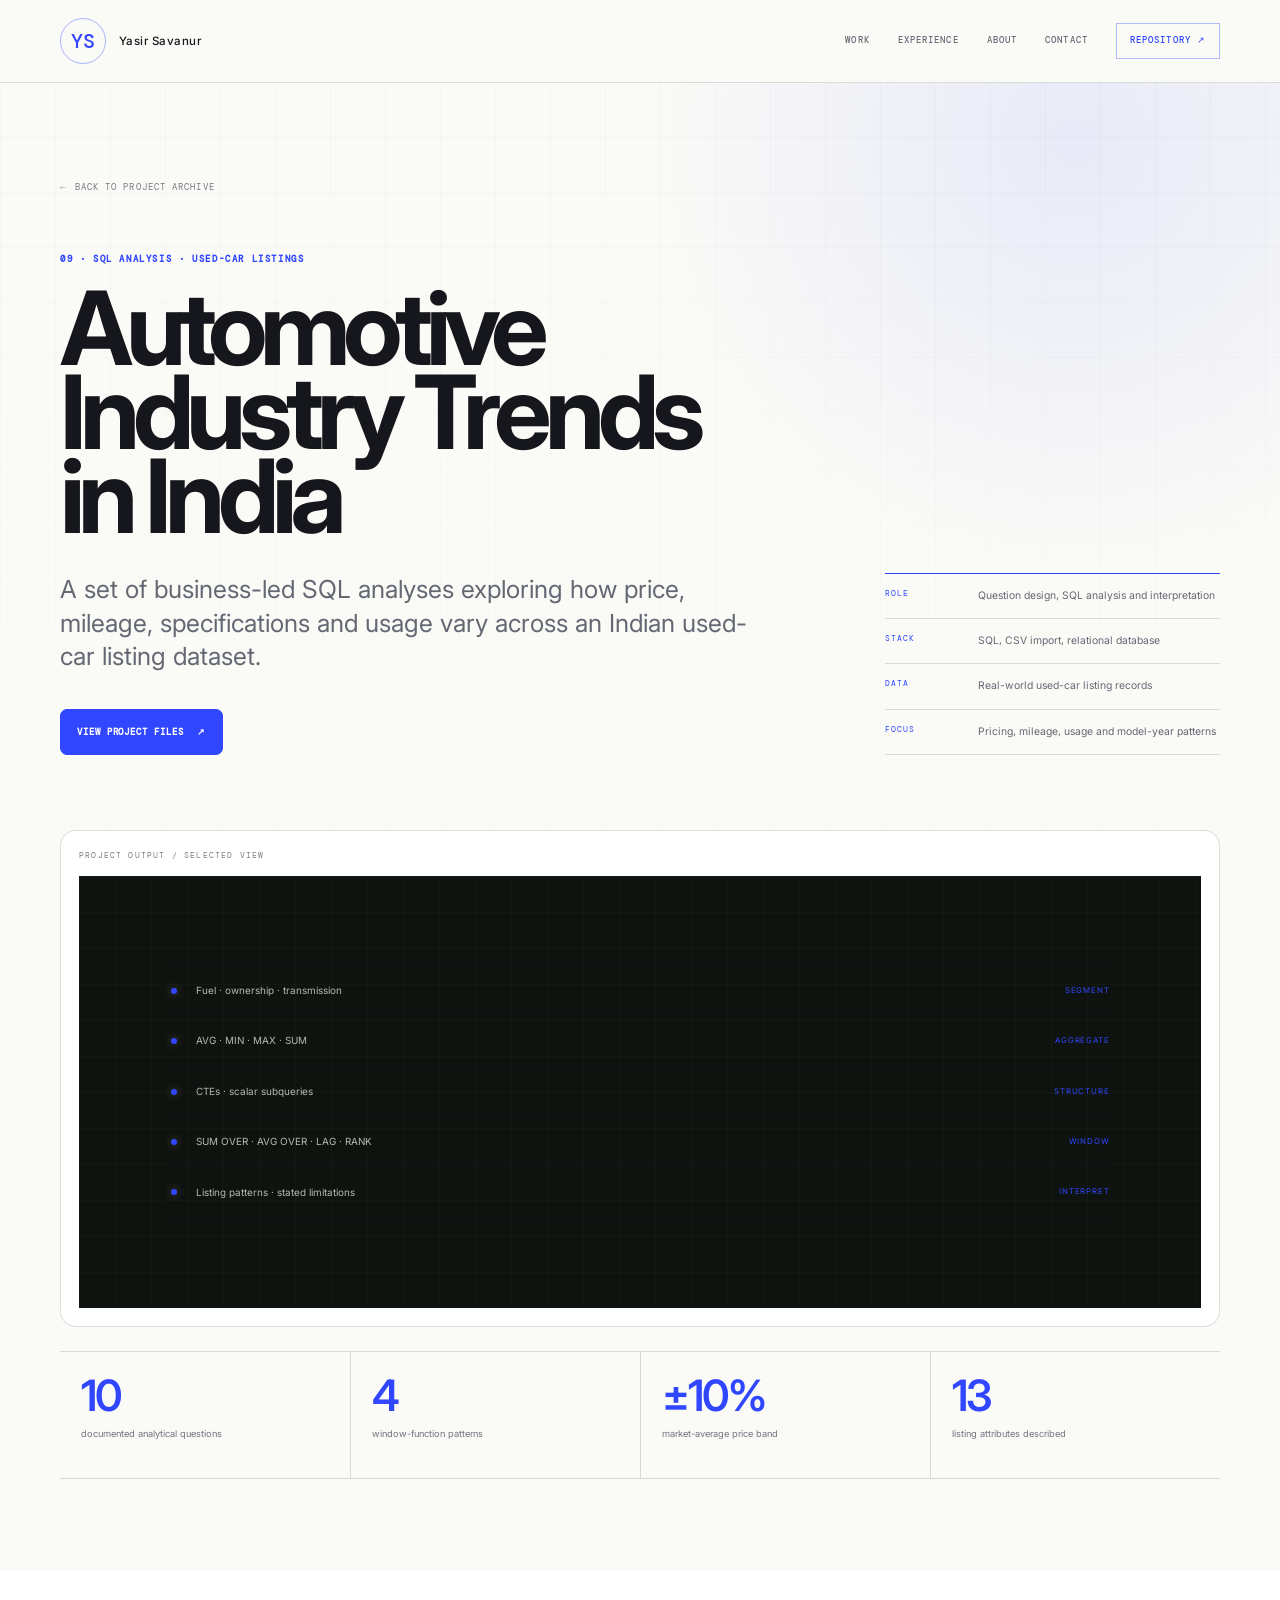
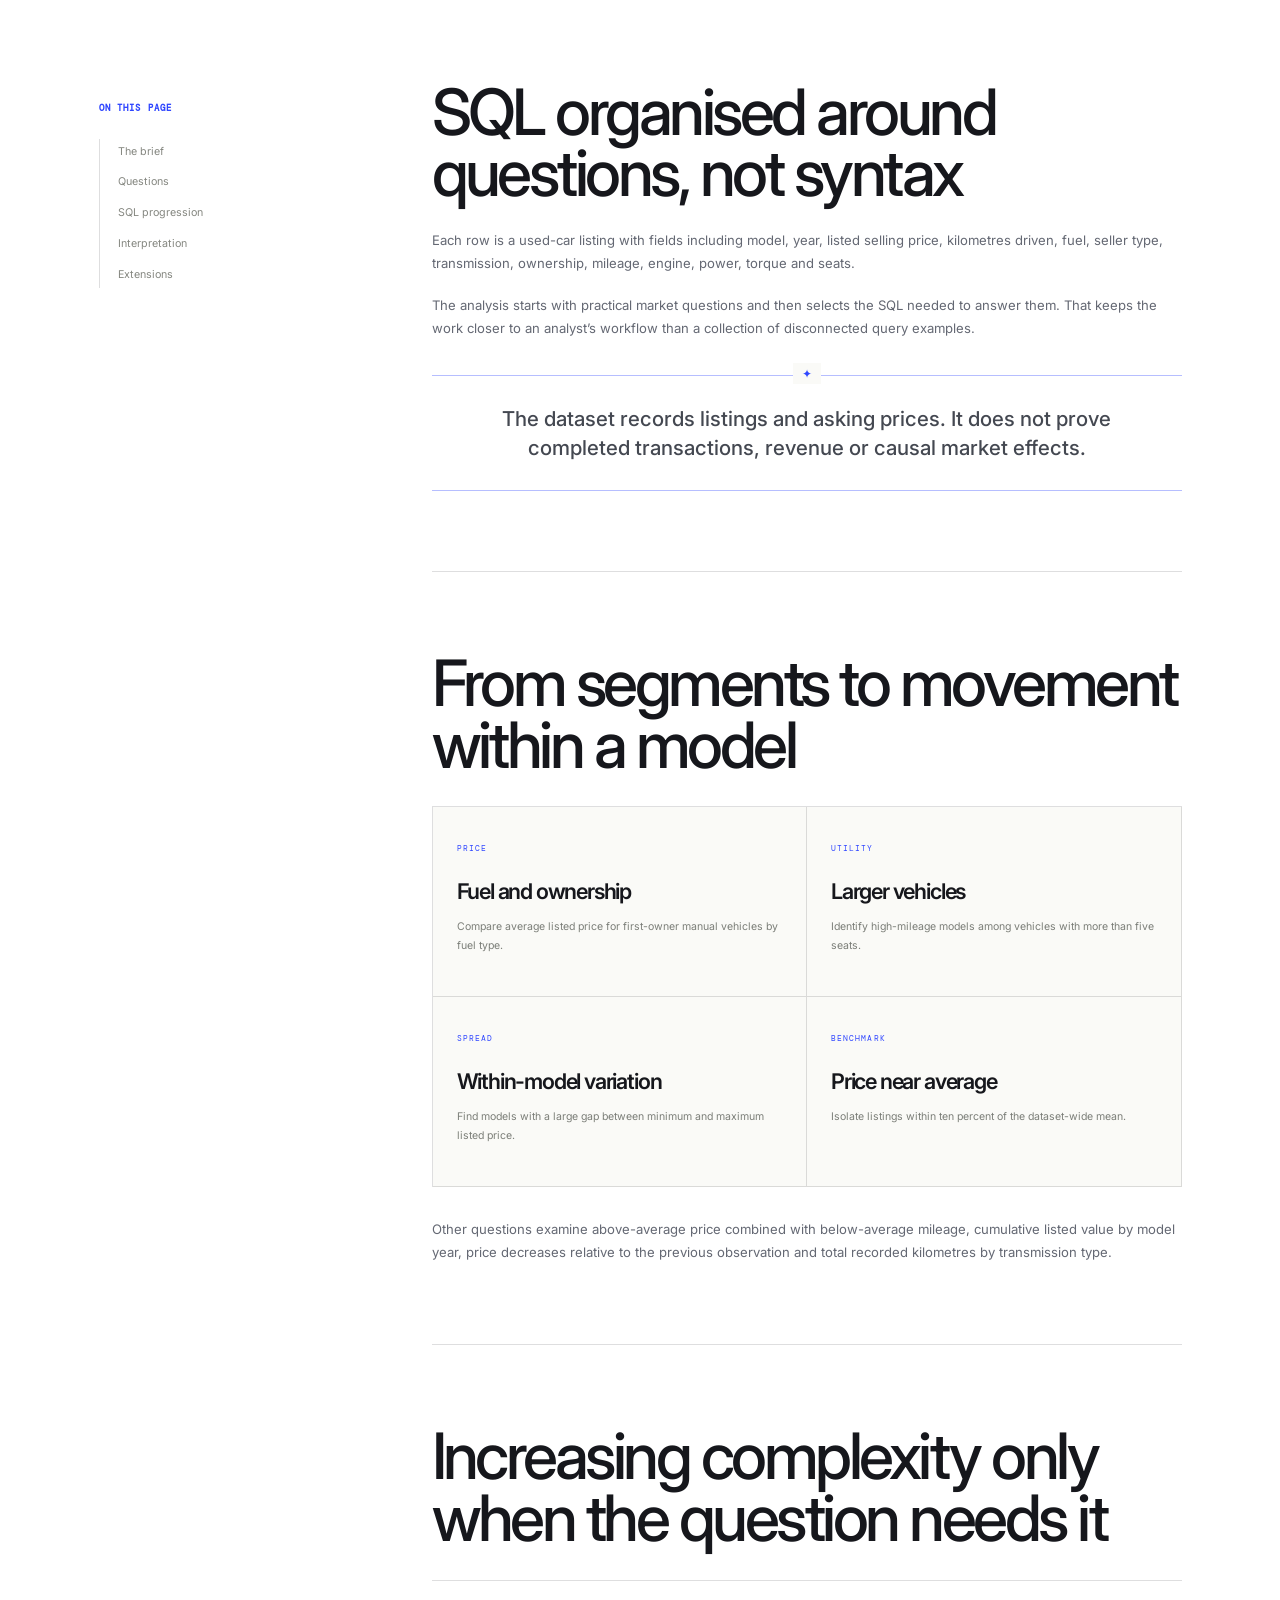
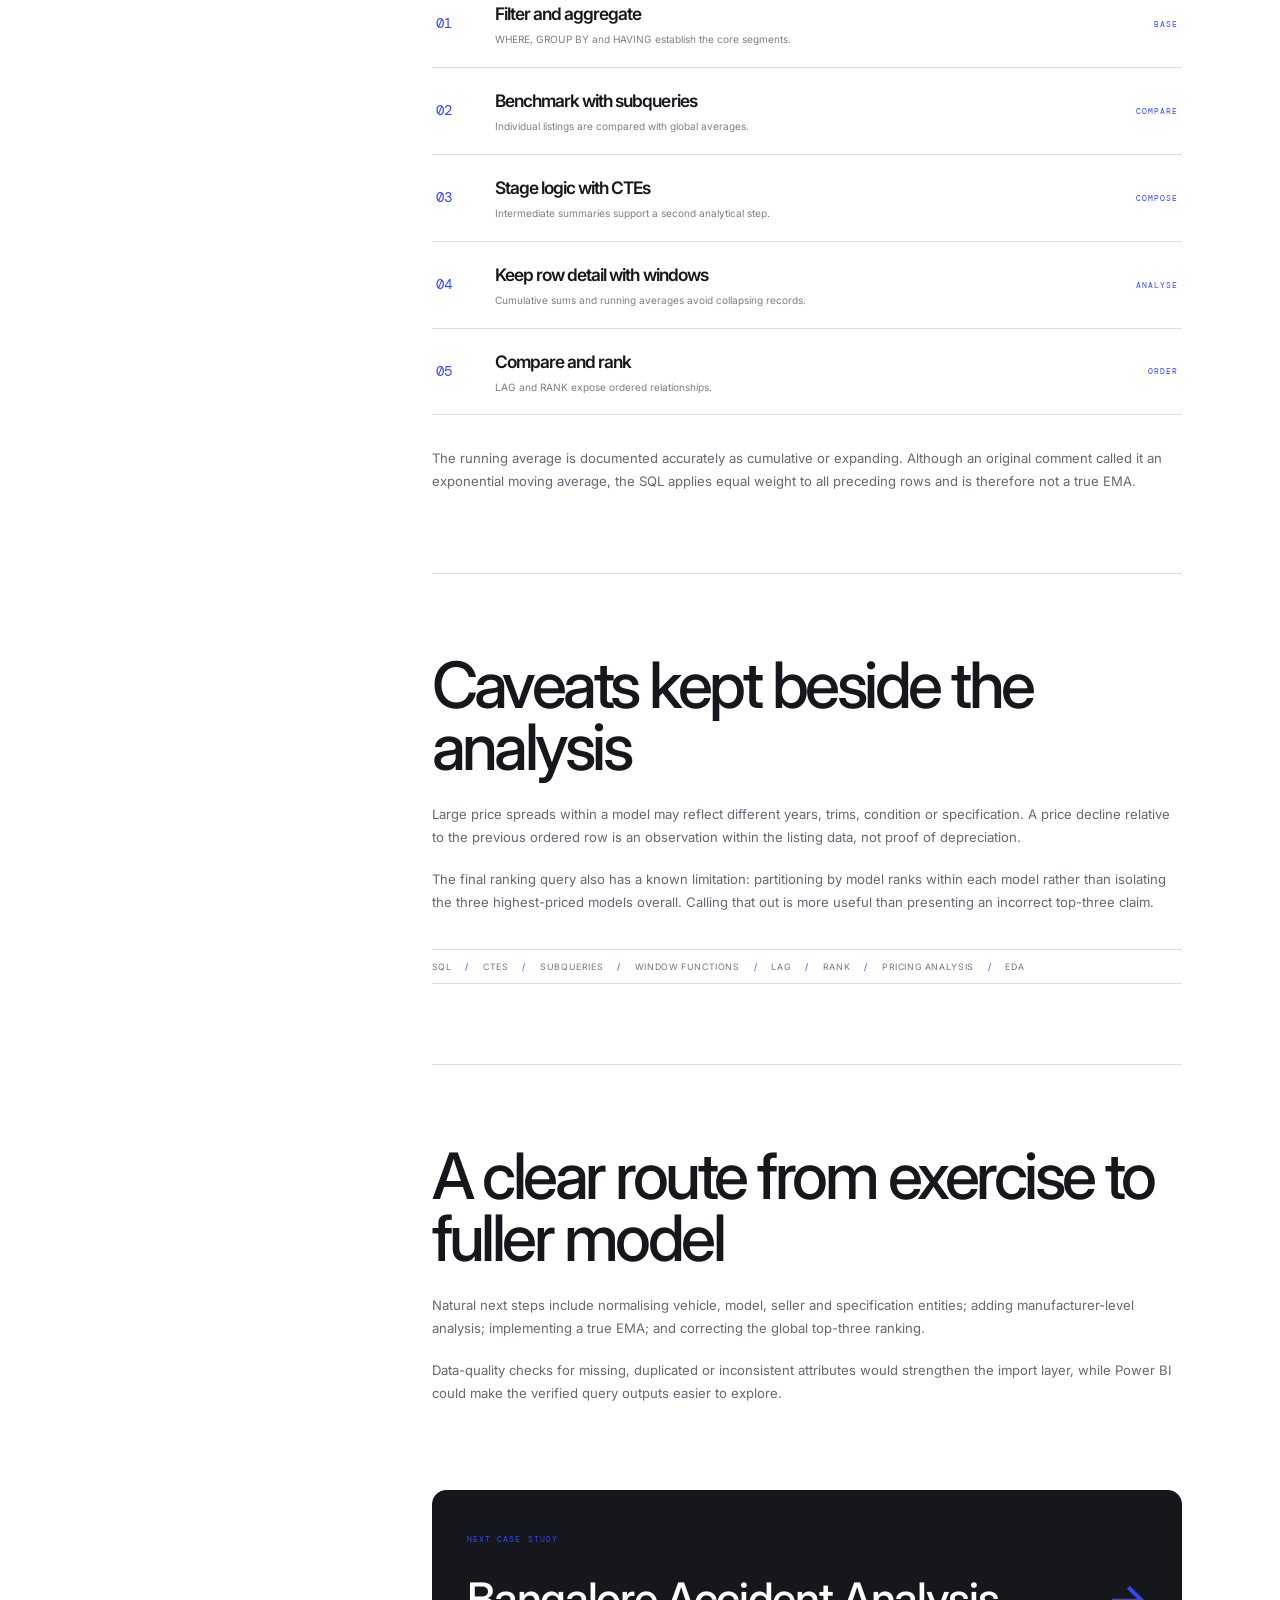
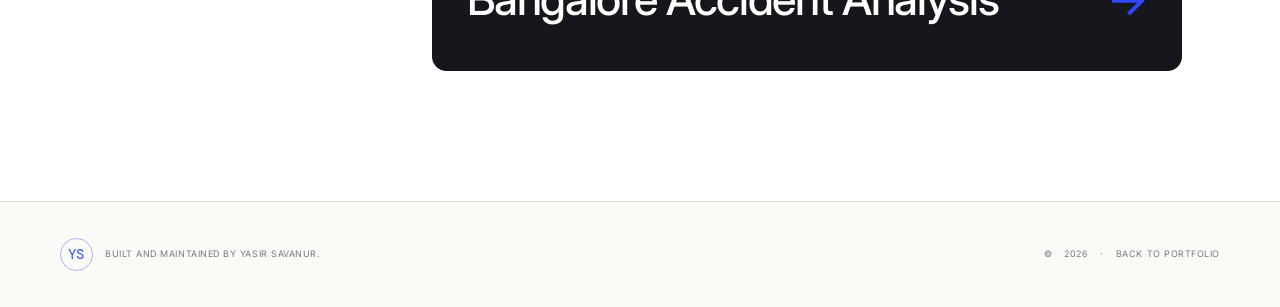
<file: projects/automotive-sql.html>
<!DOCTYPE html>
<html lang="en">
  <head>
    <meta charset="utf-8">
    <meta name="viewport" content="width=device-width, initial-scale=1">
    <meta name="description" content="Automotive Industry Trends in India case study: analytical SQL across used-car listings, prices, mileage, specifications and model years.">
    <meta name="theme-color" content="#fafaf7">
    <title>Automotive Industry Trends in India | Yasir Savanur</title>
    <link rel="stylesheet" href="../assets/css/case-study.css">
    <script src="../assets/js/portfolio.js" defer></script>
  </head>
  <body class="case-page" style="--case-glow: rgba(255, 139, 61, 0.1)">
    <a class="skip-link" href="#case-content">Skip to content</a>
    <header class="site-header is-scrolled" data-header>
      <div class="shell nav-shell">
        <a class="brand" href="../index.html" aria-label="Yasir Savanur, home"><span class="brand-mark">YS</span><span class="brand-text">Yasir Savanur</span></a>
        <button class="nav-toggle" type="button" aria-expanded="false" aria-controls="site-nav" data-nav-toggle><span></span><span></span><span class="sr-only">Open navigation</span></button>
        <nav class="site-nav" id="site-nav" aria-label="Primary navigation" data-nav>
          <a href="../index.html#work">Work</a><a href="../index.html#experience">Experience</a><a href="../index.html#about">About</a><a href="../index.html#contact">Contact</a>
          <a class="nav-cta" href="https://github.com/yasirsavanur/Databases_SQL/tree/main/Exploring%20Indian%20Automotive%20Industry" target="_blank" rel="noreferrer">Repository <span aria-hidden="true">↗</span></a>
        </nav>
      </div>
    </header>

    <main class="case-main" id="case-content">
      <section class="case-hero">
        <div class="shell">
          <a class="back-link" href="../index.html#more-work"><span aria-hidden="true">←</span> Back to project archive</a>
          <div class="case-hero-grid">
            <div class="reveal">
              <p class="eyebrow">09 · SQL analysis · Used-car listings</p>
              <h1>Automotive Industry Trends in India</h1>
              <p class="case-lead">A set of business-led SQL analyses exploring how price, mileage, specifications and usage vary across an Indian used-car listing dataset.</p>
              <div class="case-actions"><a class="button button-primary" href="https://github.com/yasirsavanur/Databases_SQL/tree/main/Exploring%20Indian%20Automotive%20Industry" target="_blank" rel="noreferrer">View project files <span aria-hidden="true">↗</span></a></div>
            </div>
            <aside class="case-side reveal" aria-label="Project summary">
              <dl>
                <div><dt>Role</dt><dd>Question design, SQL analysis and interpretation</dd></div>
                <div><dt>Stack</dt><dd>SQL, CSV import, relational database</dd></div>
                <div><dt>Data</dt><dd>Real-world used-car listing records</dd></div>
                <div><dt>Focus</dt><dd>Pricing, mileage, usage and model-year patterns</dd></div>
              </dl>
            </aside>
          </div>

          <div class="case-media-shell reveal">
            <div class="qa-visual" role="img" aria-label="Analytical SQL techniques used across the automotive listing project">
              <div class="qa-job"><i></i><span>Fuel · ownership · transmission</span><span>SEGMENT</span></div>
              <div class="qa-job"><i></i><span>AVG · MIN · MAX · SUM</span><span>AGGREGATE</span></div>
              <div class="qa-job"><i></i><span>CTEs · scalar subqueries</span><span>STRUCTURE</span></div>
              <div class="qa-job"><i></i><span>SUM OVER · AVG OVER · LAG · RANK</span><span>WINDOW</span></div>
              <div class="qa-job"><i></i><span>Listing patterns · stated limitations</span><span>INTERPRET</span></div>
            </div>
          </div>
          <div class="case-facts reveal">
            <div class="case-fact"><strong>10</strong><span>documented analytical questions</span></div>
            <div class="case-fact"><strong>4</strong><span>window-function patterns</span></div>
            <div class="case-fact"><strong>±10%</strong><span>market-average price band</span></div>
            <div class="case-fact"><strong>13</strong><span>listing attributes described</span></div>
          </div>
        </div>
      </section>

      <section class="case-content">
        <div class="shell case-layout">
          <aside class="case-toc" aria-label="Case study contents"><span>On this page</span><nav aria-label="Case sections"><a href="#brief">The brief</a><a href="#questions">Questions</a><a href="#sql">SQL progression</a><a href="#interpretation">Interpretation</a><a href="#extensions">Extensions</a></nav></aside>
          <article class="case-article">
            <section id="brief">
              <h2>SQL organised around questions, not syntax</h2>
              <p>Each row is a used-car listing with fields including model, year, listed selling price, kilometres driven, fuel, seller type, transmission, ownership, mileage, engine, power, torque and seats.</p>
              <p>The analysis starts with practical market questions and then selects the SQL needed to answer them. That keeps the work closer to an analyst’s workflow than a collection of disconnected query examples.</p>
              <div class="callout"><p>The dataset records listings and asking prices. It does not prove completed transactions, revenue or causal market effects.</p></div>
            </section>

            <section id="questions">
              <h2>From segments to movement within a model</h2>
              <div class="decision-grid">
                <article class="decision-card"><span>PRICE</span><h3>Fuel and ownership</h3><p>Compare average listed price for first-owner manual vehicles by fuel type.</p></article>
                <article class="decision-card"><span>UTILITY</span><h3>Larger vehicles</h3><p>Identify high-mileage models among vehicles with more than five seats.</p></article>
                <article class="decision-card"><span>SPREAD</span><h3>Within-model variation</h3><p>Find models with a large gap between minimum and maximum listed price.</p></article>
                <article class="decision-card"><span>BENCHMARK</span><h3>Price near average</h3><p>Isolate listings within ten percent of the dataset-wide mean.</p></article>
              </div>
              <p>Other questions examine above-average price combined with below-average mileage, cumulative listed value by model year, price decreases relative to the previous observation and total recorded kilometres by transmission type.</p>
            </section>

            <section id="sql">
              <h2>Increasing complexity only when the question needs it</h2>
              <div class="flow-grid">
                <div class="flow-step"><span>01</span><div><b>Filter and aggregate</b><small>WHERE, GROUP BY and HAVING establish the core segments.</small></div><em>BASE</em></div>
                <div class="flow-step"><span>02</span><div><b>Benchmark with subqueries</b><small>Individual listings are compared with global averages.</small></div><em>COMPARE</em></div>
                <div class="flow-step"><span>03</span><div><b>Stage logic with CTEs</b><small>Intermediate summaries support a second analytical step.</small></div><em>COMPOSE</em></div>
                <div class="flow-step"><span>04</span><div><b>Keep row detail with windows</b><small>Cumulative sums and running averages avoid collapsing records.</small></div><em>ANALYSE</em></div>
                <div class="flow-step"><span>05</span><div><b>Compare and rank</b><small>LAG and RANK expose ordered relationships.</small></div><em>ORDER</em></div>
              </div>
              <p>The running average is documented accurately as cumulative or expanding. Although an original comment called it an exponential moving average, the SQL applies equal weight to all preceding rows and is therefore not a true EMA.</p>
            </section>

            <section id="interpretation">
              <h2>Caveats kept beside the analysis</h2>
              <p>Large price spreads within a model may reflect different years, trims, condition or specification. A price decline relative to the previous ordered row is an observation within the listing data, not proof of depreciation.</p>
              <p>The final ranking query also has a known limitation: partitioning by model ranks within each model rather than isolating the three highest-priced models overall. Calling that out is more useful than presenting an incorrect top-three claim.</p>
              <div class="case-tags"><span>SQL</span><span>CTEs</span><span>Subqueries</span><span>Window functions</span><span>LAG</span><span>RANK</span><span>Pricing analysis</span><span>EDA</span></div>
            </section>

            <section id="extensions">
              <h2>A clear route from exercise to fuller model</h2>
              <p>Natural next steps include normalising vehicle, model, seller and specification entities; adding manufacturer-level analysis; implementing a true EMA; and correcting the global top-three ranking.</p>
              <p>Data-quality checks for missing, duplicated or inconsistent attributes would strengthen the import layer, while Power BI could make the verified query outputs easier to explore.</p>
            </section>

            <a class="next-case" href="bangalore-accidents.html"><span>Next case study</span><b>Bangalore Accident Analysis <i aria-hidden="true">→</i></b></a>
          </article>
        </div>
      </section>
    </main>
    <footer class="site-footer"><div class="shell"><p><span class="brand-mark">YS</span> Built and maintained by Yasir Savanur.</p><p>© <span data-year>2026</span> · <a href="../index.html">Back to portfolio</a></p></div></footer>
  </body>
</html>
</file>
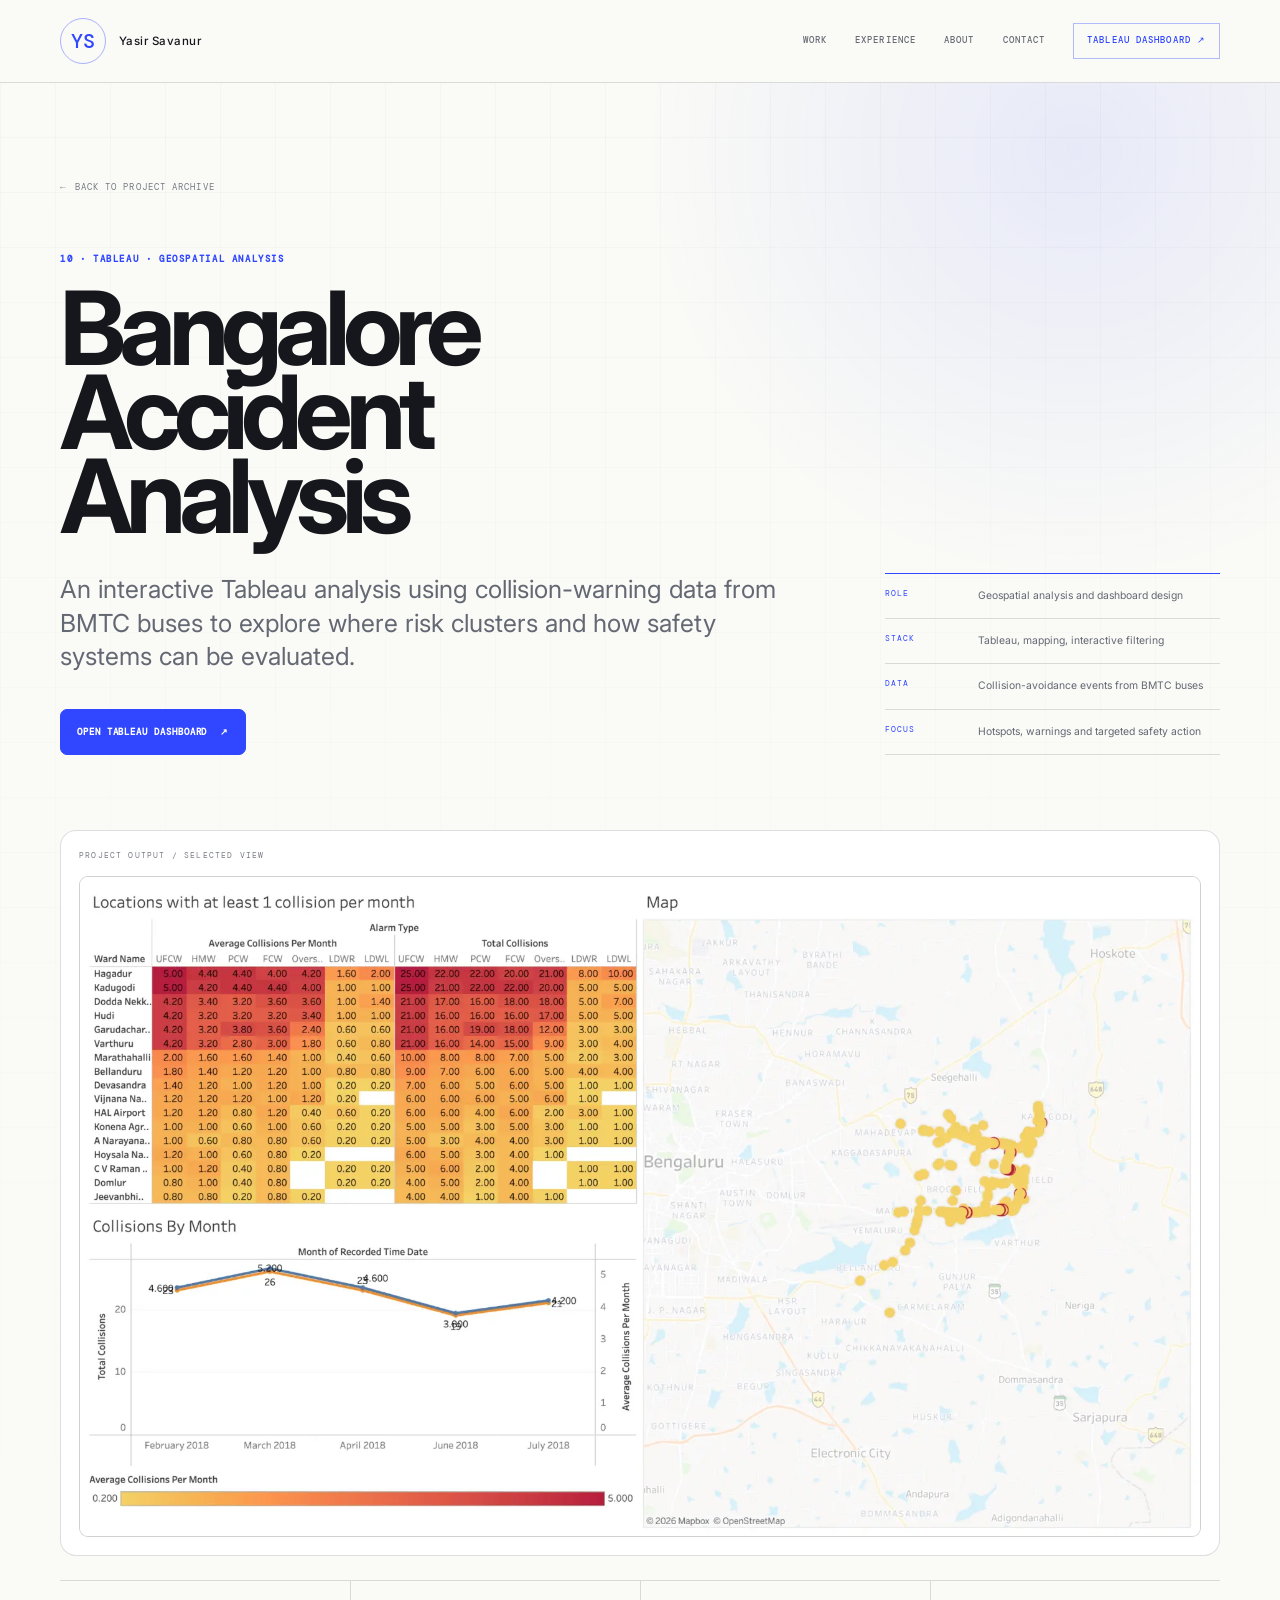
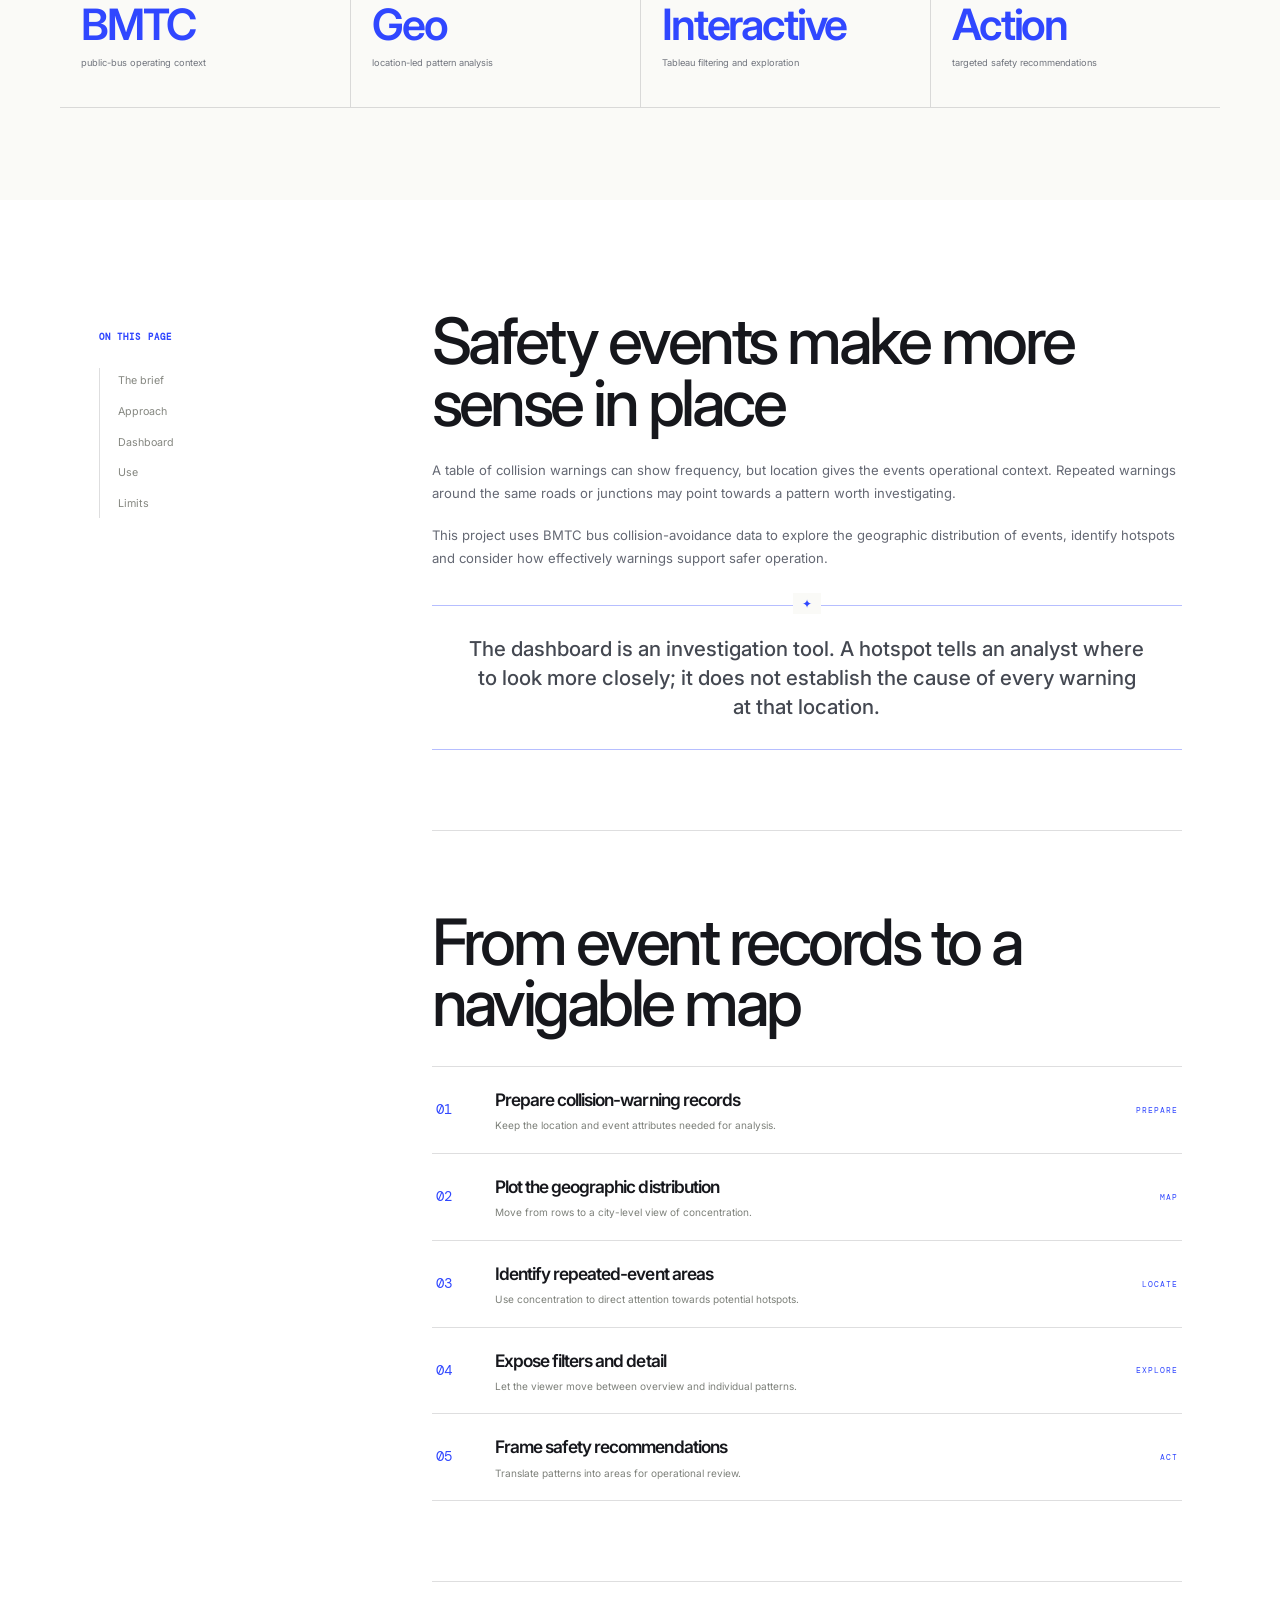
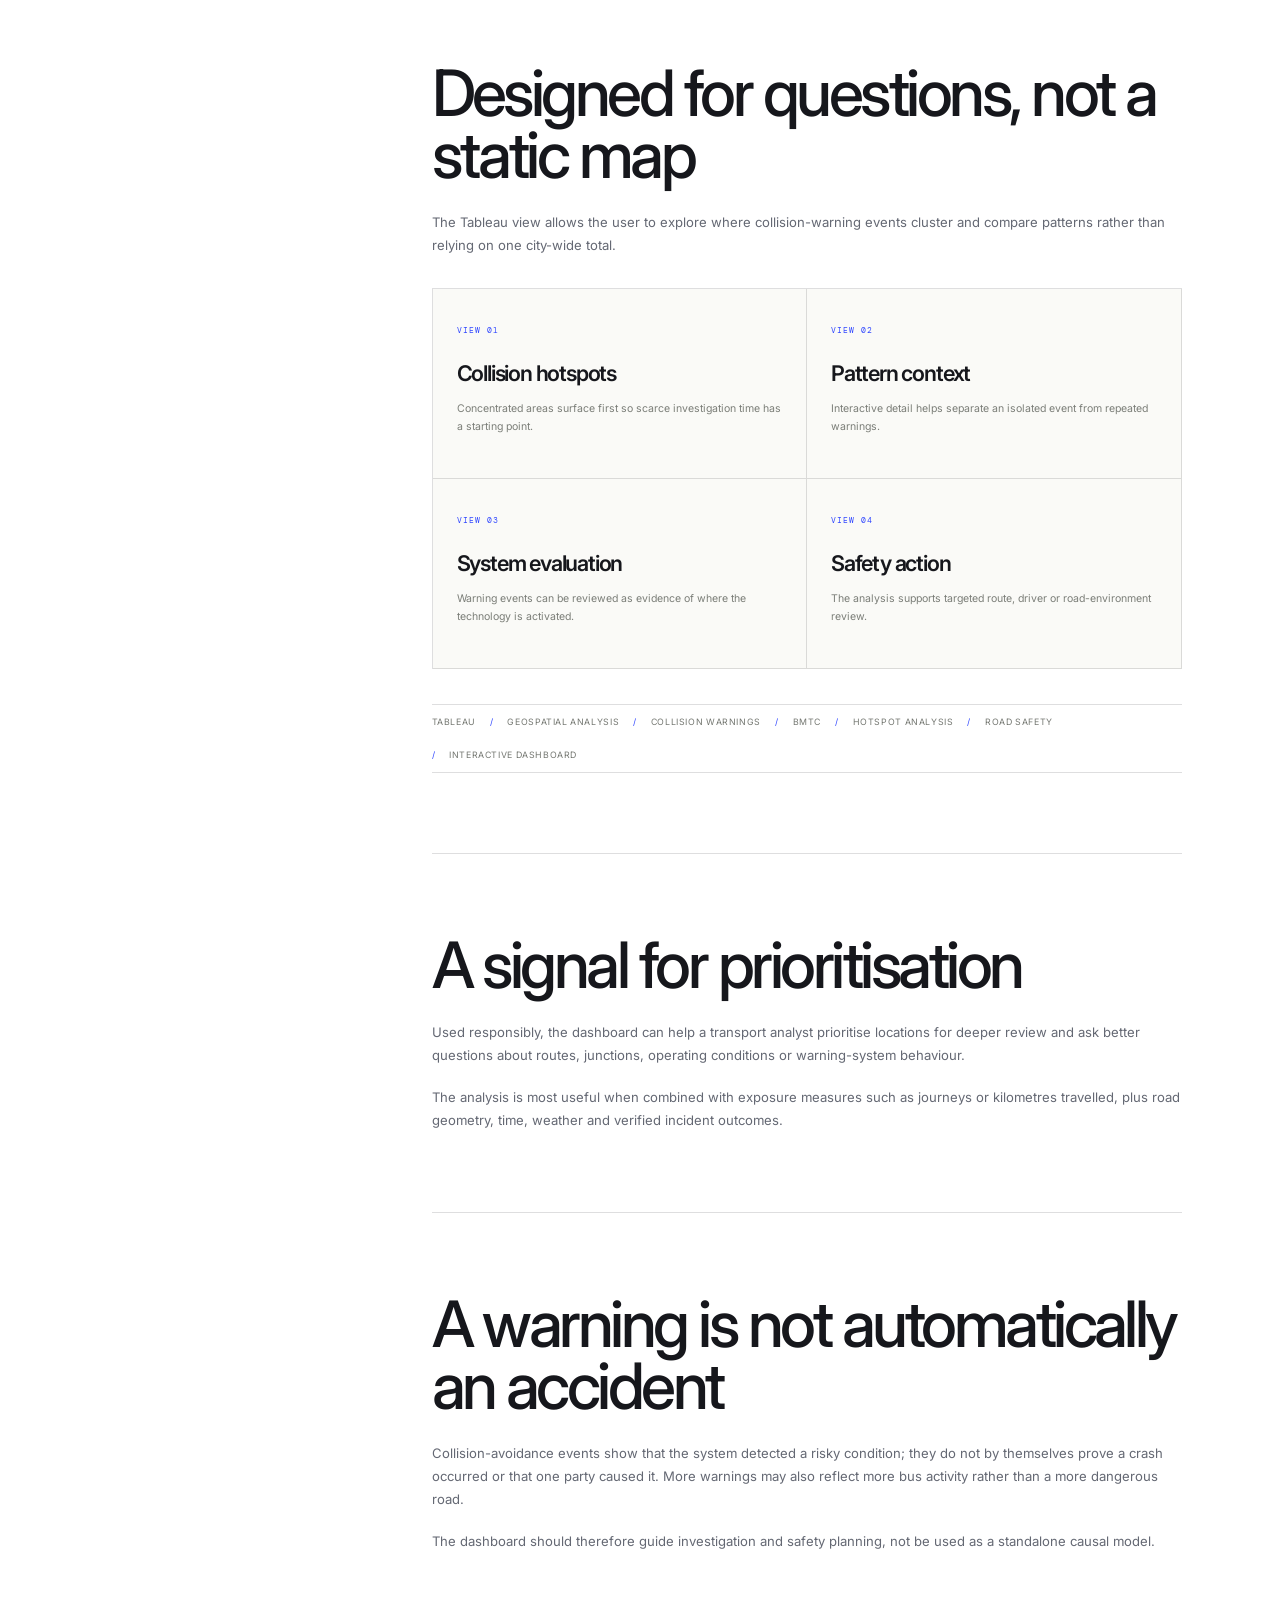
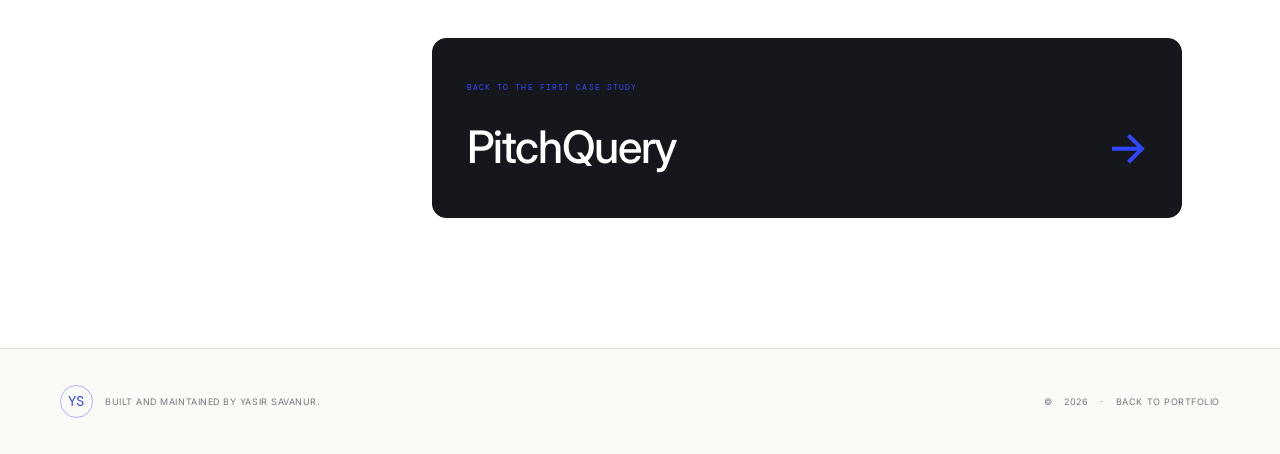
<file: projects/bangalore-accidents.html>
<!DOCTYPE html>
<html lang="en">
  <head>
    <meta charset="utf-8">
    <meta name="viewport" content="width=device-width, initial-scale=1">
    <meta name="description" content="Bangalore Accident Analysis case study: a Tableau geospatial analysis of BMTC collision-warning data, hotspots and road-safety patterns.">
    <meta name="theme-color" content="#fafaf7">
    <title>Bangalore Accident Analysis | Yasir Savanur</title>
    <link rel="stylesheet" href="../assets/css/case-study.css">
    <script src="../assets/js/portfolio.js" defer></script>
  </head>
  <body class="case-page" style="--case-glow: rgba(40, 154, 255, 0.12)">
    <a class="skip-link" href="#case-content">Skip to content</a>
    <header class="site-header is-scrolled" data-header>
      <div class="shell nav-shell">
        <a class="brand" href="../index.html" aria-label="Yasir Savanur, home"><span class="brand-mark">YS</span><span class="brand-text">Yasir Savanur</span></a>
        <button class="nav-toggle" type="button" aria-expanded="false" aria-controls="site-nav" data-nav-toggle><span></span><span></span><span class="sr-only">Open navigation</span></button>
        <nav class="site-nav" id="site-nav" aria-label="Primary navigation" data-nav>
          <a href="../index.html#work">Work</a><a href="../index.html#experience">Experience</a><a href="../index.html#about">About</a><a href="../index.html#contact">Contact</a>
          <a class="nav-cta" href="https://public.tableau.com/app/profile/yasir.savanur/viz/BangaloreAccidentsGeoSpatialAnalysis/ColisionHotspotsDashboard" target="_blank" rel="noreferrer">Tableau dashboard <span aria-hidden="true">↗</span></a>
        </nav>
      </div>
    </header>

    <main class="case-main" id="case-content">
      <section class="case-hero">
        <div class="shell">
          <a class="back-link" href="../index.html#more-work"><span aria-hidden="true">←</span> Back to project archive</a>
          <div class="case-hero-grid">
            <div class="reveal">
              <p class="eyebrow">10 · Tableau · Geospatial analysis</p>
              <h1>Bangalore Accident Analysis</h1>
              <p class="case-lead">An interactive Tableau analysis using collision-warning data from BMTC buses to explore where risk clusters and how safety systems can be evaluated.</p>
              <div class="case-actions"><a class="button button-primary" href="https://public.tableau.com/app/profile/yasir.savanur/viz/BangaloreAccidentsGeoSpatialAnalysis/ColisionHotspotsDashboard" target="_blank" rel="noreferrer">Open Tableau dashboard <span aria-hidden="true">↗</span></a></div>
            </div>
            <aside class="case-side reveal" aria-label="Project summary">
              <dl>
                <div><dt>Role</dt><dd>Geospatial analysis and dashboard design</dd></div>
                <div><dt>Stack</dt><dd>Tableau, mapping, interactive filtering</dd></div>
                <div><dt>Data</dt><dd>Collision-avoidance events from BMTC buses</dd></div>
                <div><dt>Focus</dt><dd>Hotspots, warnings and targeted safety action</dd></div>
              </dl>
            </aside>
          </div>

          <div class="case-media-shell reveal"><img src="../images/bangalore-accident-dashboard.webp" alt="Tableau dashboard showing Bangalore collision hotspots by ward, alarm type and month"></div>
          <div class="case-facts reveal">
            <div class="case-fact"><strong>BMTC</strong><span>public-bus operating context</span></div>
            <div class="case-fact"><strong>Geo</strong><span>location-led pattern analysis</span></div>
            <div class="case-fact"><strong>Interactive</strong><span>Tableau filtering and exploration</span></div>
            <div class="case-fact"><strong>Action</strong><span>targeted safety recommendations</span></div>
          </div>
        </div>
      </section>

      <section class="case-content">
        <div class="shell case-layout">
          <aside class="case-toc" aria-label="Case study contents"><span>On this page</span><nav aria-label="Case sections"><a href="#brief">The brief</a><a href="#approach">Approach</a><a href="#dashboard">Dashboard</a><a href="#use">Use</a><a href="#limits">Limits</a></nav></aside>
          <article class="case-article">
            <section id="brief">
              <h2>Safety events make more sense in place</h2>
              <p>A table of collision warnings can show frequency, but location gives the events operational context. Repeated warnings around the same roads or junctions may point towards a pattern worth investigating.</p>
              <p>This project uses BMTC bus collision-avoidance data to explore the geographic distribution of events, identify hotspots and consider how effectively warnings support safer operation.</p>
              <div class="callout"><p>The dashboard is an investigation tool. A hotspot tells an analyst where to look more closely; it does not establish the cause of every warning at that location.</p></div>
            </section>

            <section id="approach">
              <h2>From event records to a navigable map</h2>
              <div class="flow-grid">
                <div class="flow-step"><span>01</span><div><b>Prepare collision-warning records</b><small>Keep the location and event attributes needed for analysis.</small></div><em>PREPARE</em></div>
                <div class="flow-step"><span>02</span><div><b>Plot the geographic distribution</b><small>Move from rows to a city-level view of concentration.</small></div><em>MAP</em></div>
                <div class="flow-step"><span>03</span><div><b>Identify repeated-event areas</b><small>Use concentration to direct attention towards potential hotspots.</small></div><em>LOCATE</em></div>
                <div class="flow-step"><span>04</span><div><b>Expose filters and detail</b><small>Let the viewer move between overview and individual patterns.</small></div><em>EXPLORE</em></div>
                <div class="flow-step"><span>05</span><div><b>Frame safety recommendations</b><small>Translate patterns into areas for operational review.</small></div><em>ACT</em></div>
              </div>
            </section>

            <section id="dashboard">
              <h2>Designed for questions, not a static map</h2>
              <p>The Tableau view allows the user to explore where collision-warning events cluster and compare patterns rather than relying on one city-wide total.</p>
              <div class="decision-grid">
                <article class="decision-card"><span>VIEW 01</span><h3>Collision hotspots</h3><p>Concentrated areas surface first so scarce investigation time has a starting point.</p></article>
                <article class="decision-card"><span>VIEW 02</span><h3>Pattern context</h3><p>Interactive detail helps separate an isolated event from repeated warnings.</p></article>
                <article class="decision-card"><span>VIEW 03</span><h3>System evaluation</h3><p>Warning events can be reviewed as evidence of where the technology is activated.</p></article>
                <article class="decision-card"><span>VIEW 04</span><h3>Safety action</h3><p>The analysis supports targeted route, driver or road-environment review.</p></article>
              </div>
              <div class="case-tags"><span>Tableau</span><span>Geospatial analysis</span><span>Collision warnings</span><span>BMTC</span><span>Hotspot analysis</span><span>Road safety</span><span>Interactive dashboard</span></div>
            </section>

            <section id="use">
              <h2>A signal for prioritisation</h2>
              <p>Used responsibly, the dashboard can help a transport analyst prioritise locations for deeper review and ask better questions about routes, junctions, operating conditions or warning-system behaviour.</p>
              <p>The analysis is most useful when combined with exposure measures such as journeys or kilometres travelled, plus road geometry, time, weather and verified incident outcomes.</p>
            </section>

            <section id="limits">
              <h2>A warning is not automatically an accident</h2>
              <p>Collision-avoidance events show that the system detected a risky condition; they do not by themselves prove a crash occurred or that one party caused it. More warnings may also reflect more bus activity rather than a more dangerous road.</p>
              <p>The dashboard should therefore guide investigation and safety planning, not be used as a standalone causal model.</p>
            </section>

            <a class="next-case" href="pitchquery.html"><span>Back to the first case study</span><b>PitchQuery <i aria-hidden="true">→</i></b></a>
          </article>
        </div>
      </section>
    </main>
    <footer class="site-footer"><div class="shell"><p><span class="brand-mark">YS</span> Built and maintained by Yasir Savanur.</p><p>© <span data-year>2026</span> · <a href="../index.html">Back to portfolio</a></p></div></footer>
  </body>
</html>
</file>
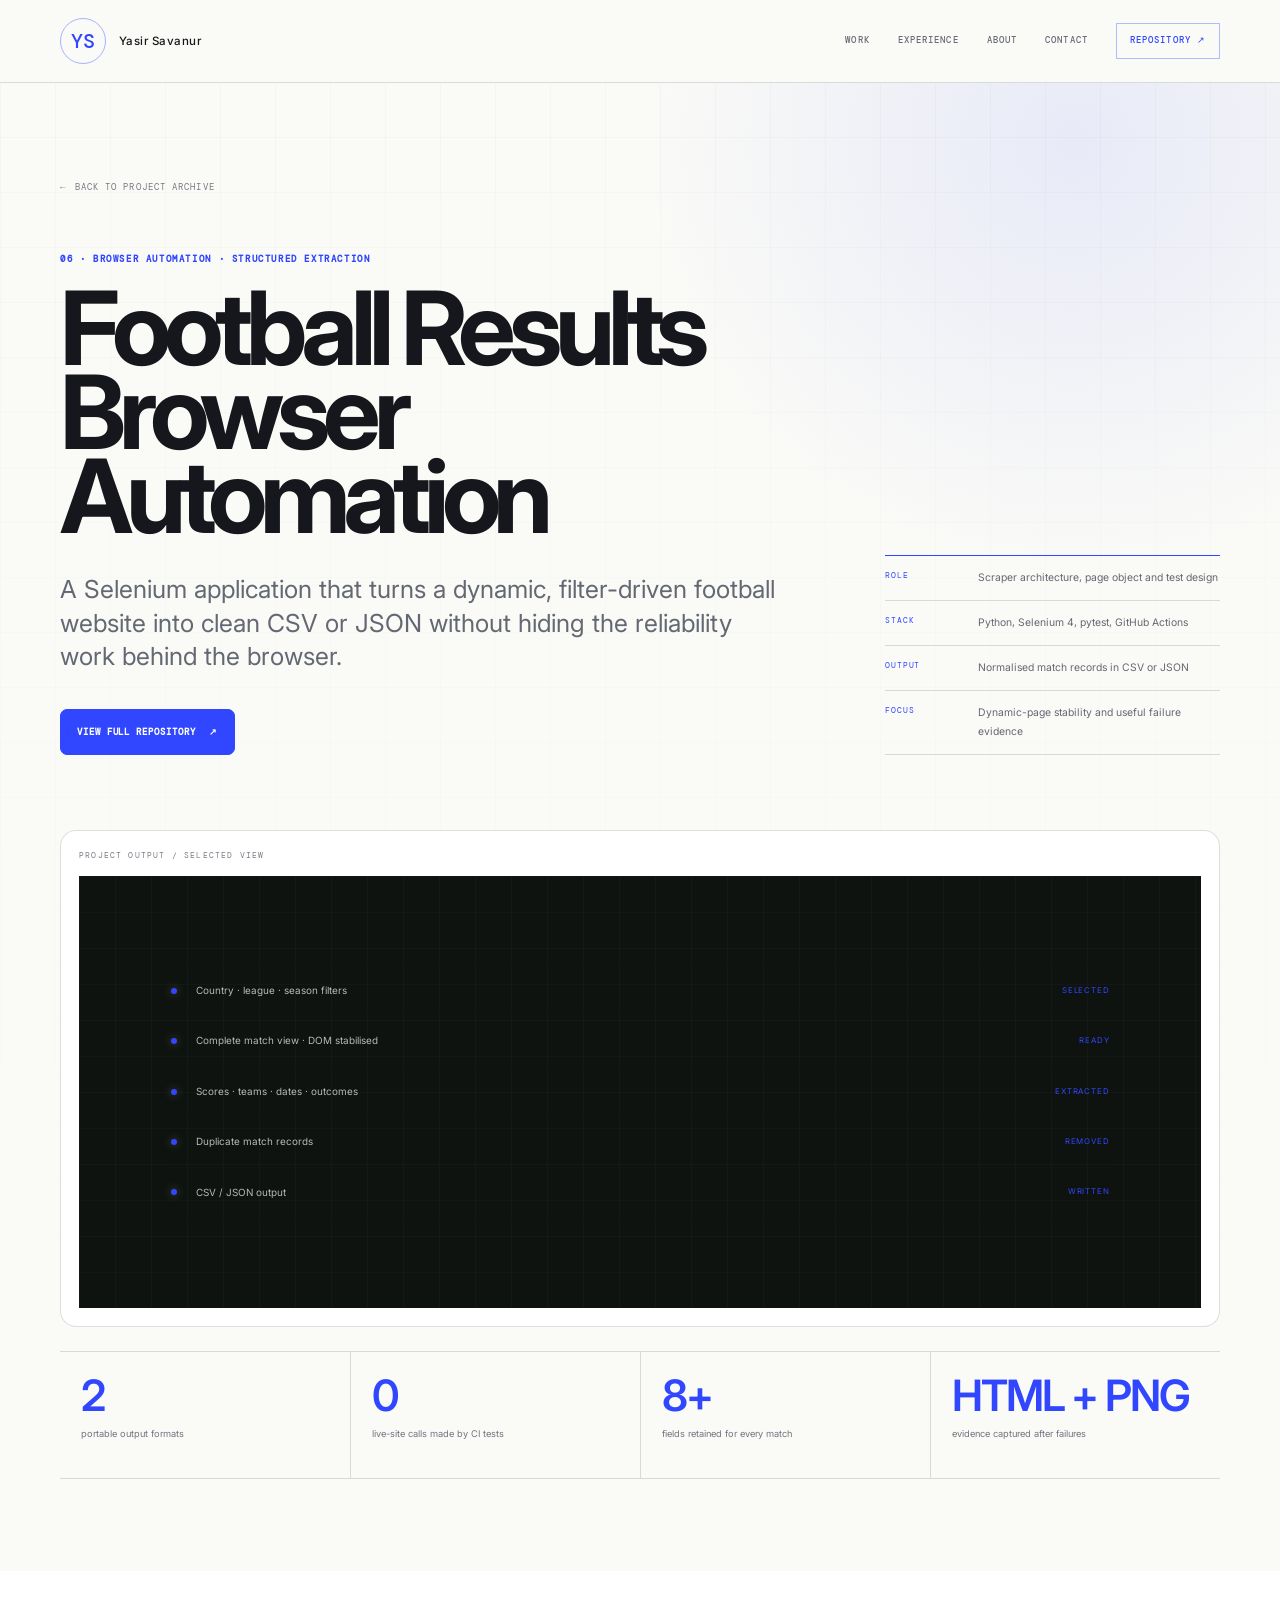
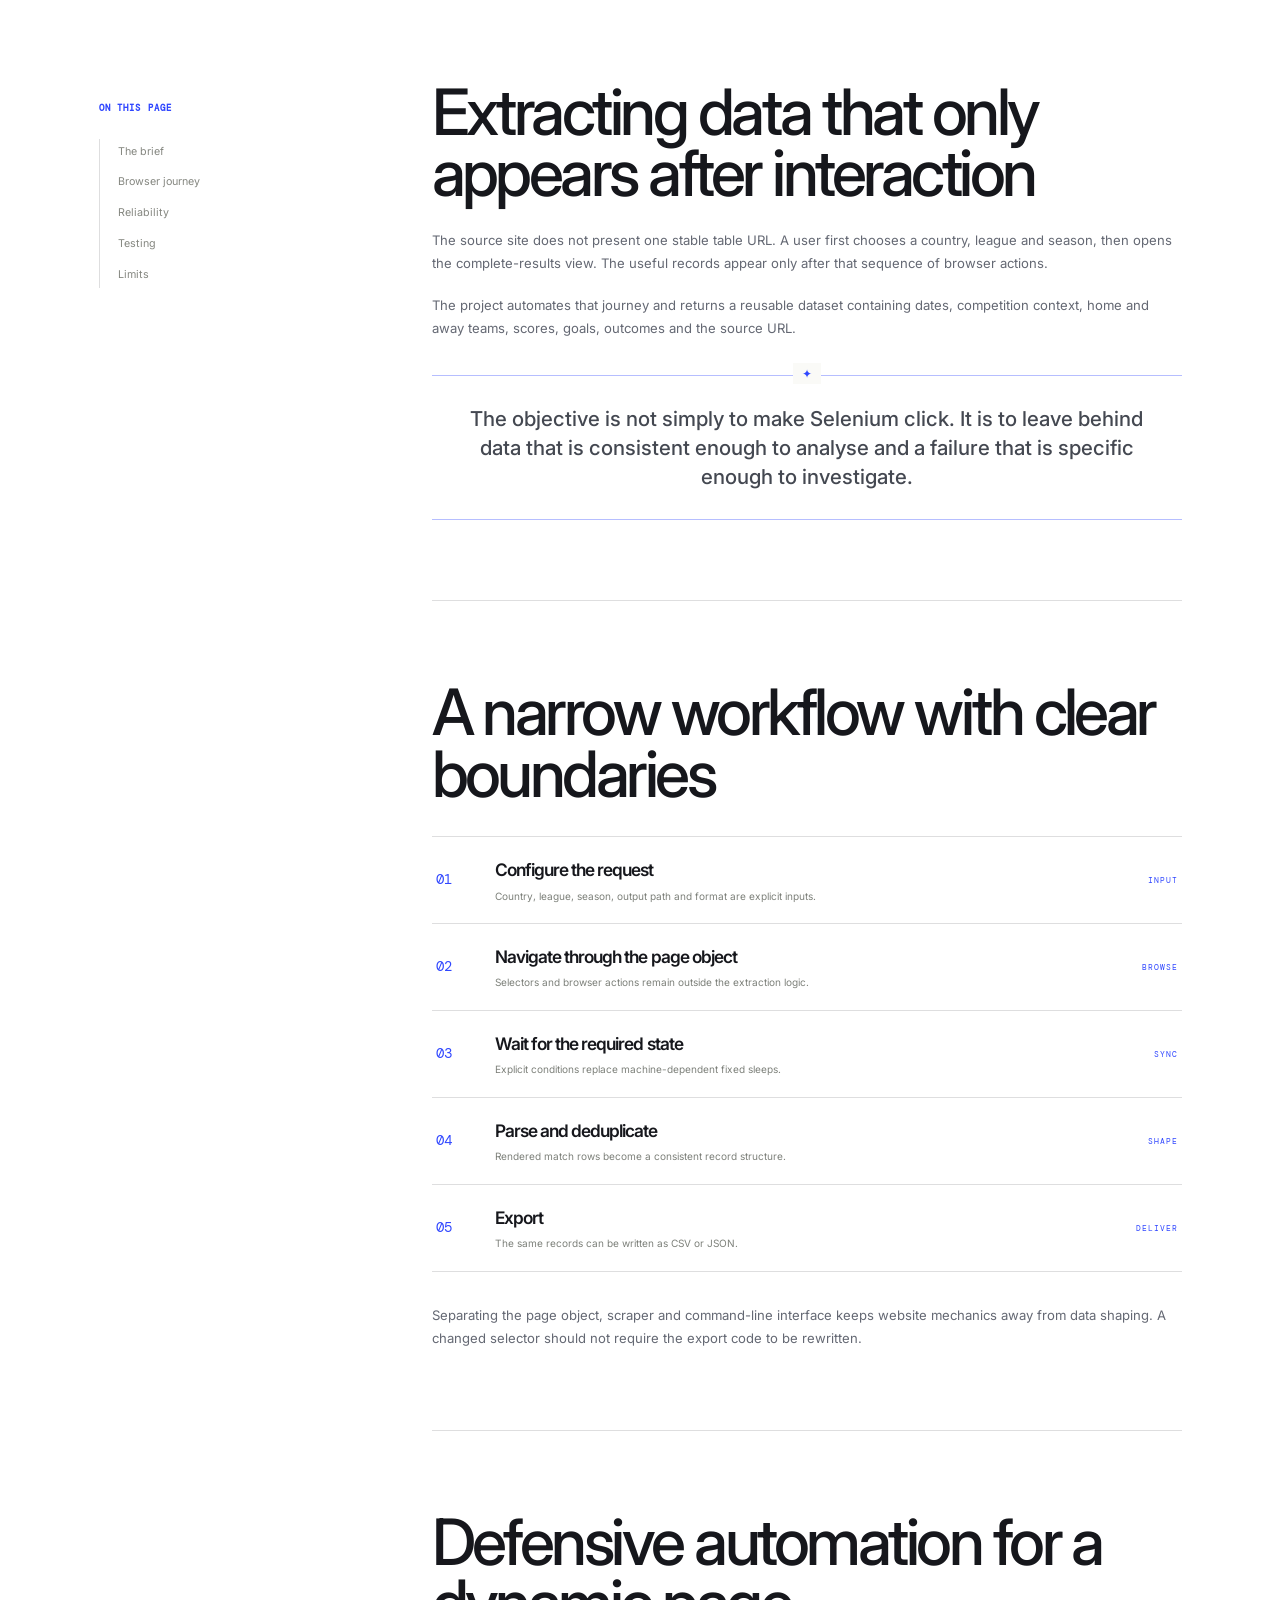
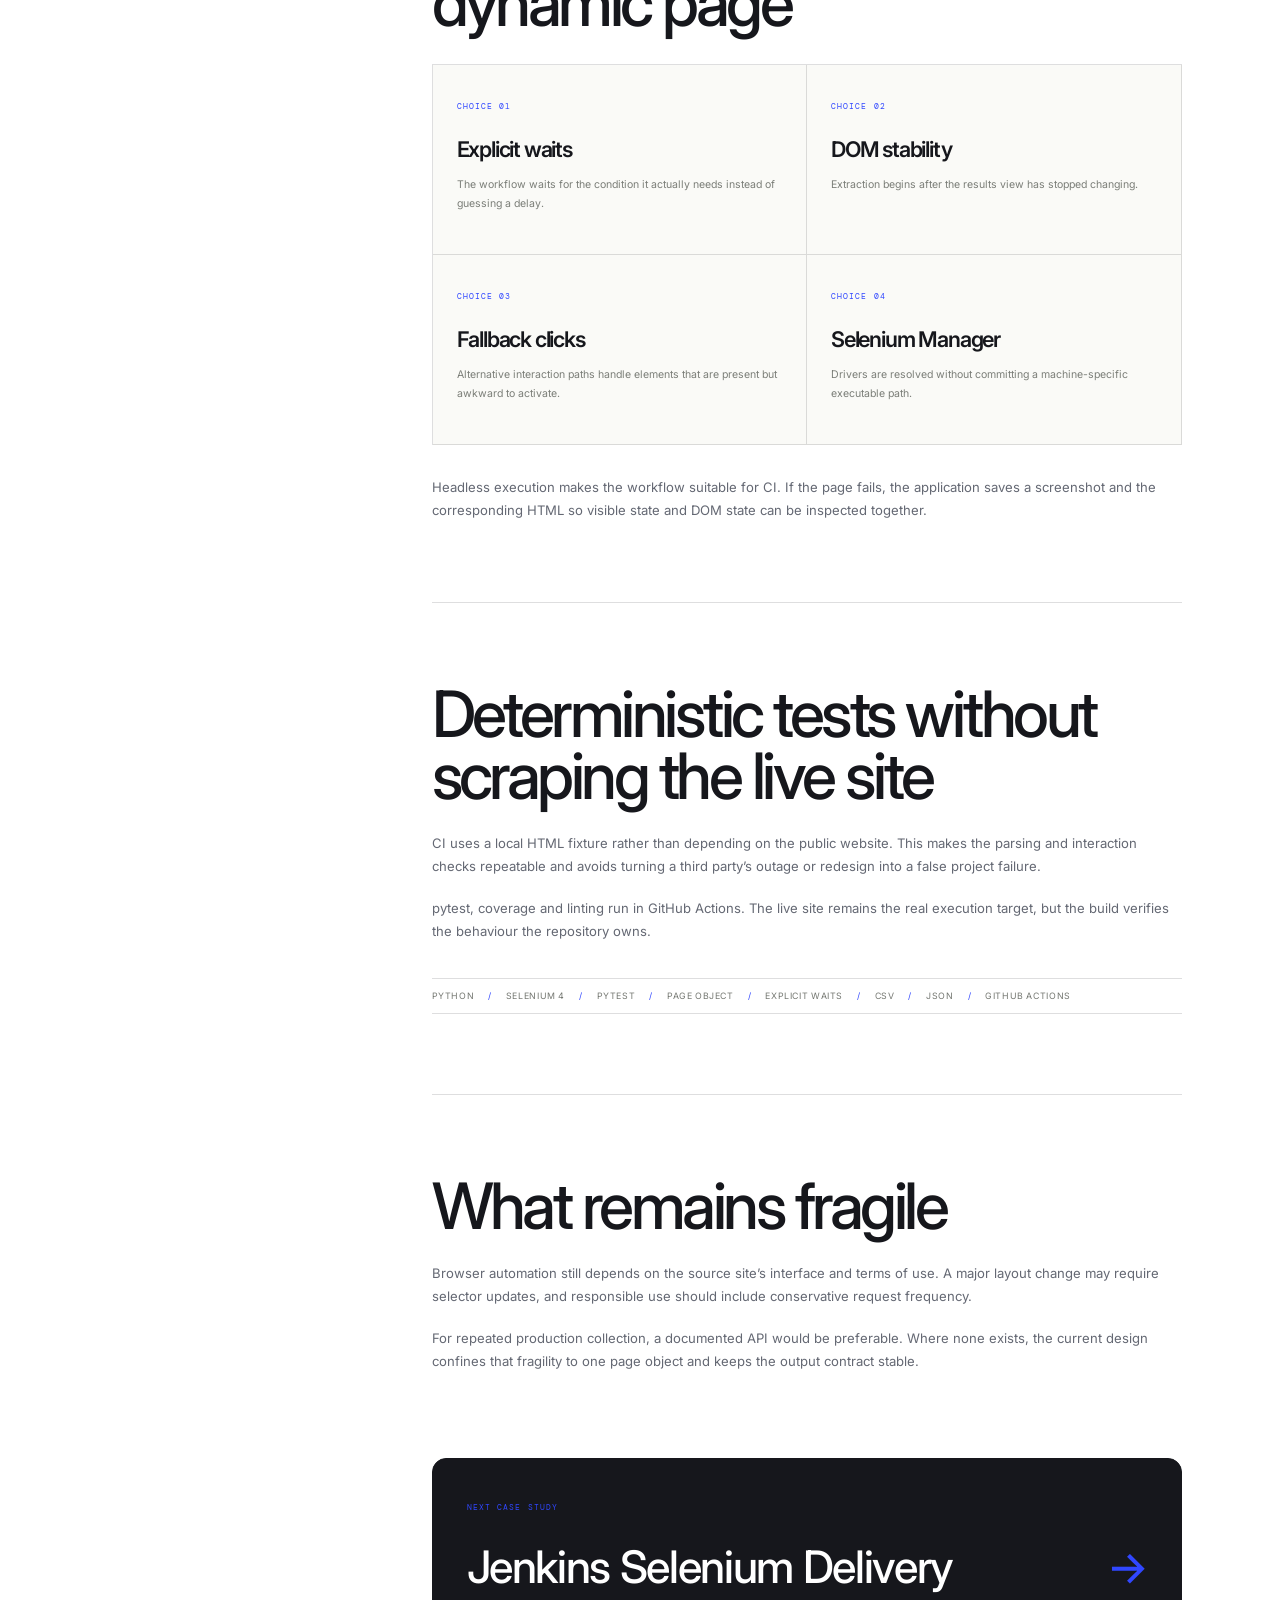
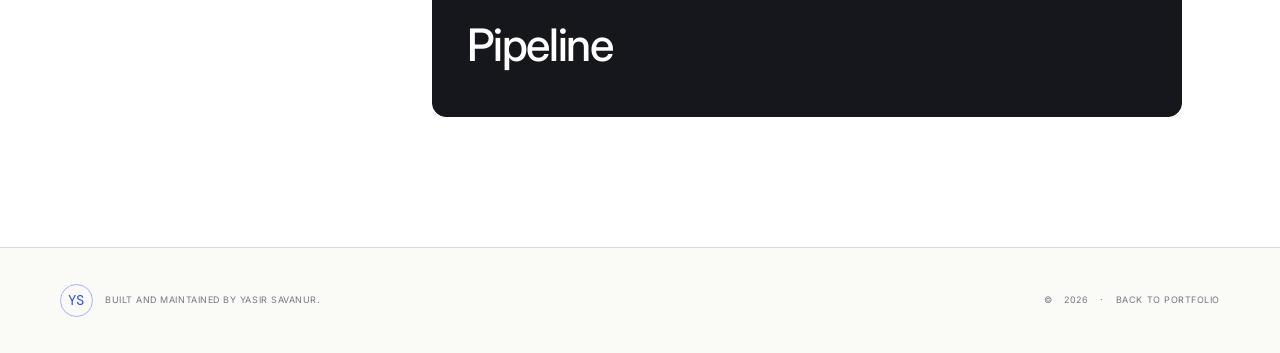
<file: projects/football-automation.html>
<!DOCTYPE html>
<html lang="en">
  <head>
    <meta charset="utf-8">
    <meta name="viewport" content="width=device-width, initial-scale=1">
    <meta name="description" content="Football Results Browser Automation case study: reliable Selenium extraction from a dynamic statistics website with structured exports and deterministic CI tests.">
    <meta name="theme-color" content="#fafaf7">
    <title>Football Results Browser Automation | Yasir Savanur</title>
    <link rel="stylesheet" href="../assets/css/case-study.css">
    <script src="../assets/js/portfolio.js" defer></script>
  </head>
  <body class="case-page" style="--case-glow: rgba(48, 71, 255, 0.1)">
    <a class="skip-link" href="#case-content">Skip to content</a>
    <header class="site-header is-scrolled" data-header>
      <div class="shell nav-shell">
        <a class="brand" href="../index.html" aria-label="Yasir Savanur, home"><span class="brand-mark">YS</span><span class="brand-text">Yasir Savanur</span></a>
        <button class="nav-toggle" type="button" aria-expanded="false" aria-controls="site-nav" data-nav-toggle><span></span><span></span><span class="sr-only">Open navigation</span></button>
        <nav class="site-nav" id="site-nav" aria-label="Primary navigation" data-nav>
          <a href="../index.html#work">Work</a><a href="../index.html#experience">Experience</a><a href="../index.html#about">About</a><a href="../index.html#contact">Contact</a>
          <a class="nav-cta" href="https://github.com/yasirsavanur/selenium-football-results-automation" target="_blank" rel="noreferrer">Repository <span aria-hidden="true">↗</span></a>
        </nav>
      </div>
    </header>

    <main class="case-main" id="case-content">
      <section class="case-hero">
        <div class="shell">
          <a class="back-link" href="../index.html#more-work"><span aria-hidden="true">←</span> Back to project archive</a>
          <div class="case-hero-grid">
            <div class="reveal">
              <p class="eyebrow">06 · Browser automation · Structured extraction</p>
              <h1>Football Results Browser Automation</h1>
              <p class="case-lead">A Selenium application that turns a dynamic, filter-driven football website into clean CSV or JSON without hiding the reliability work behind the browser.</p>
              <div class="case-actions"><a class="button button-primary" href="https://github.com/yasirsavanur/selenium-football-results-automation" target="_blank" rel="noreferrer">View full repository <span aria-hidden="true">↗</span></a></div>
            </div>
            <aside class="case-side reveal" aria-label="Project summary">
              <dl>
                <div><dt>Role</dt><dd>Scraper architecture, page object and test design</dd></div>
                <div><dt>Stack</dt><dd>Python, Selenium 4, pytest, GitHub Actions</dd></div>
                <div><dt>Output</dt><dd>Normalised match records in CSV or JSON</dd></div>
                <div><dt>Focus</dt><dd>Dynamic-page stability and useful failure evidence</dd></div>
              </dl>
            </aside>
          </div>

          <div class="case-media-shell reveal">
            <div class="qa-visual" role="img" aria-label="Browser extraction stages from navigation to structured export">
              <div class="qa-job"><i></i><span>Country · league · season filters</span><span>SELECTED</span></div>
              <div class="qa-job"><i></i><span>Complete match view · DOM stabilised</span><span>READY</span></div>
              <div class="qa-job"><i></i><span>Scores · teams · dates · outcomes</span><span>EXTRACTED</span></div>
              <div class="qa-job"><i></i><span>Duplicate match records</span><span>REMOVED</span></div>
              <div class="qa-job"><i></i><span>CSV / JSON output</span><span>WRITTEN</span></div>
            </div>
          </div>
          <div class="case-facts reveal">
            <div class="case-fact"><strong>2</strong><span>portable output formats</span></div>
            <div class="case-fact"><strong>0</strong><span>live-site calls made by CI tests</span></div>
            <div class="case-fact"><strong>8+</strong><span>fields retained for every match</span></div>
            <div class="case-fact"><strong>HTML + PNG</strong><span>evidence captured after failures</span></div>
          </div>
        </div>
      </section>

      <section class="case-content">
        <div class="shell case-layout">
          <aside class="case-toc" aria-label="Case study contents"><span>On this page</span><nav aria-label="Case sections"><a href="#brief">The brief</a><a href="#journey">Browser journey</a><a href="#reliability">Reliability</a><a href="#testing">Testing</a><a href="#limits">Limits</a></nav></aside>
          <article class="case-article">
            <section id="brief">
              <h2>Extracting data that only appears after interaction</h2>
              <p>The source site does not present one stable table URL. A user first chooses a country, league and season, then opens the complete-results view. The useful records appear only after that sequence of browser actions.</p>
              <p>The project automates that journey and returns a reusable dataset containing dates, competition context, home and away teams, scores, goals, outcomes and the source URL.</p>
              <div class="callout"><p>The objective is not simply to make Selenium click. It is to leave behind data that is consistent enough to analyse and a failure that is specific enough to investigate.</p></div>
            </section>

            <section id="journey">
              <h2>A narrow workflow with clear boundaries</h2>
              <div class="flow-grid">
                <div class="flow-step"><span>01</span><div><b>Configure the request</b><small>Country, league, season, output path and format are explicit inputs.</small></div><em>INPUT</em></div>
                <div class="flow-step"><span>02</span><div><b>Navigate through the page object</b><small>Selectors and browser actions remain outside the extraction logic.</small></div><em>BROWSE</em></div>
                <div class="flow-step"><span>03</span><div><b>Wait for the required state</b><small>Explicit conditions replace machine-dependent fixed sleeps.</small></div><em>SYNC</em></div>
                <div class="flow-step"><span>04</span><div><b>Parse and deduplicate</b><small>Rendered match rows become a consistent record structure.</small></div><em>SHAPE</em></div>
                <div class="flow-step"><span>05</span><div><b>Export</b><small>The same records can be written as CSV or JSON.</small></div><em>DELIVER</em></div>
              </div>
              <p>Separating the page object, scraper and command-line interface keeps website mechanics away from data shaping. A changed selector should not require the export code to be rewritten.</p>
            </section>

            <section id="reliability">
              <h2>Defensive automation for a dynamic page</h2>
              <div class="decision-grid">
                <article class="decision-card"><span>CHOICE 01</span><h3>Explicit waits</h3><p>The workflow waits for the condition it actually needs instead of guessing a delay.</p></article>
                <article class="decision-card"><span>CHOICE 02</span><h3>DOM stability</h3><p>Extraction begins after the results view has stopped changing.</p></article>
                <article class="decision-card"><span>CHOICE 03</span><h3>Fallback clicks</h3><p>Alternative interaction paths handle elements that are present but awkward to activate.</p></article>
                <article class="decision-card"><span>CHOICE 04</span><h3>Selenium Manager</h3><p>Drivers are resolved without committing a machine-specific executable path.</p></article>
              </div>
              <p>Headless execution makes the workflow suitable for CI. If the page fails, the application saves a screenshot and the corresponding HTML so visible state and DOM state can be inspected together.</p>
            </section>

            <section id="testing">
              <h2>Deterministic tests without scraping the live site</h2>
              <p>CI uses a local HTML fixture rather than depending on the public website. This makes the parsing and interaction checks repeatable and avoids turning a third party’s outage or redesign into a false project failure.</p>
              <p>pytest, coverage and linting run in GitHub Actions. The live site remains the real execution target, but the build verifies the behaviour the repository owns.</p>
              <div class="case-tags"><span>Python</span><span>Selenium 4</span><span>pytest</span><span>Page object</span><span>Explicit waits</span><span>CSV</span><span>JSON</span><span>GitHub Actions</span></div>
            </section>

            <section id="limits">
              <h2>What remains fragile</h2>
              <p>Browser automation still depends on the source site’s interface and terms of use. A major layout change may require selector updates, and responsible use should include conservative request frequency.</p>
              <p>For repeated production collection, a documented API would be preferable. Where none exists, the current design confines that fragility to one page object and keeps the output contract stable.</p>
            </section>

            <a class="next-case" href="jenkins-pipeline.html"><span>Next case study</span><b>Jenkins Selenium Delivery Pipeline <i aria-hidden="true">→</i></b></a>
          </article>
        </div>
      </section>
    </main>
    <footer class="site-footer"><div class="shell"><p><span class="brand-mark">YS</span> Built and maintained by Yasir Savanur.</p><p>© <span data-year>2026</span> · <a href="../index.html">Back to portfolio</a></p></div></footer>
  </body>
</html>
</file>
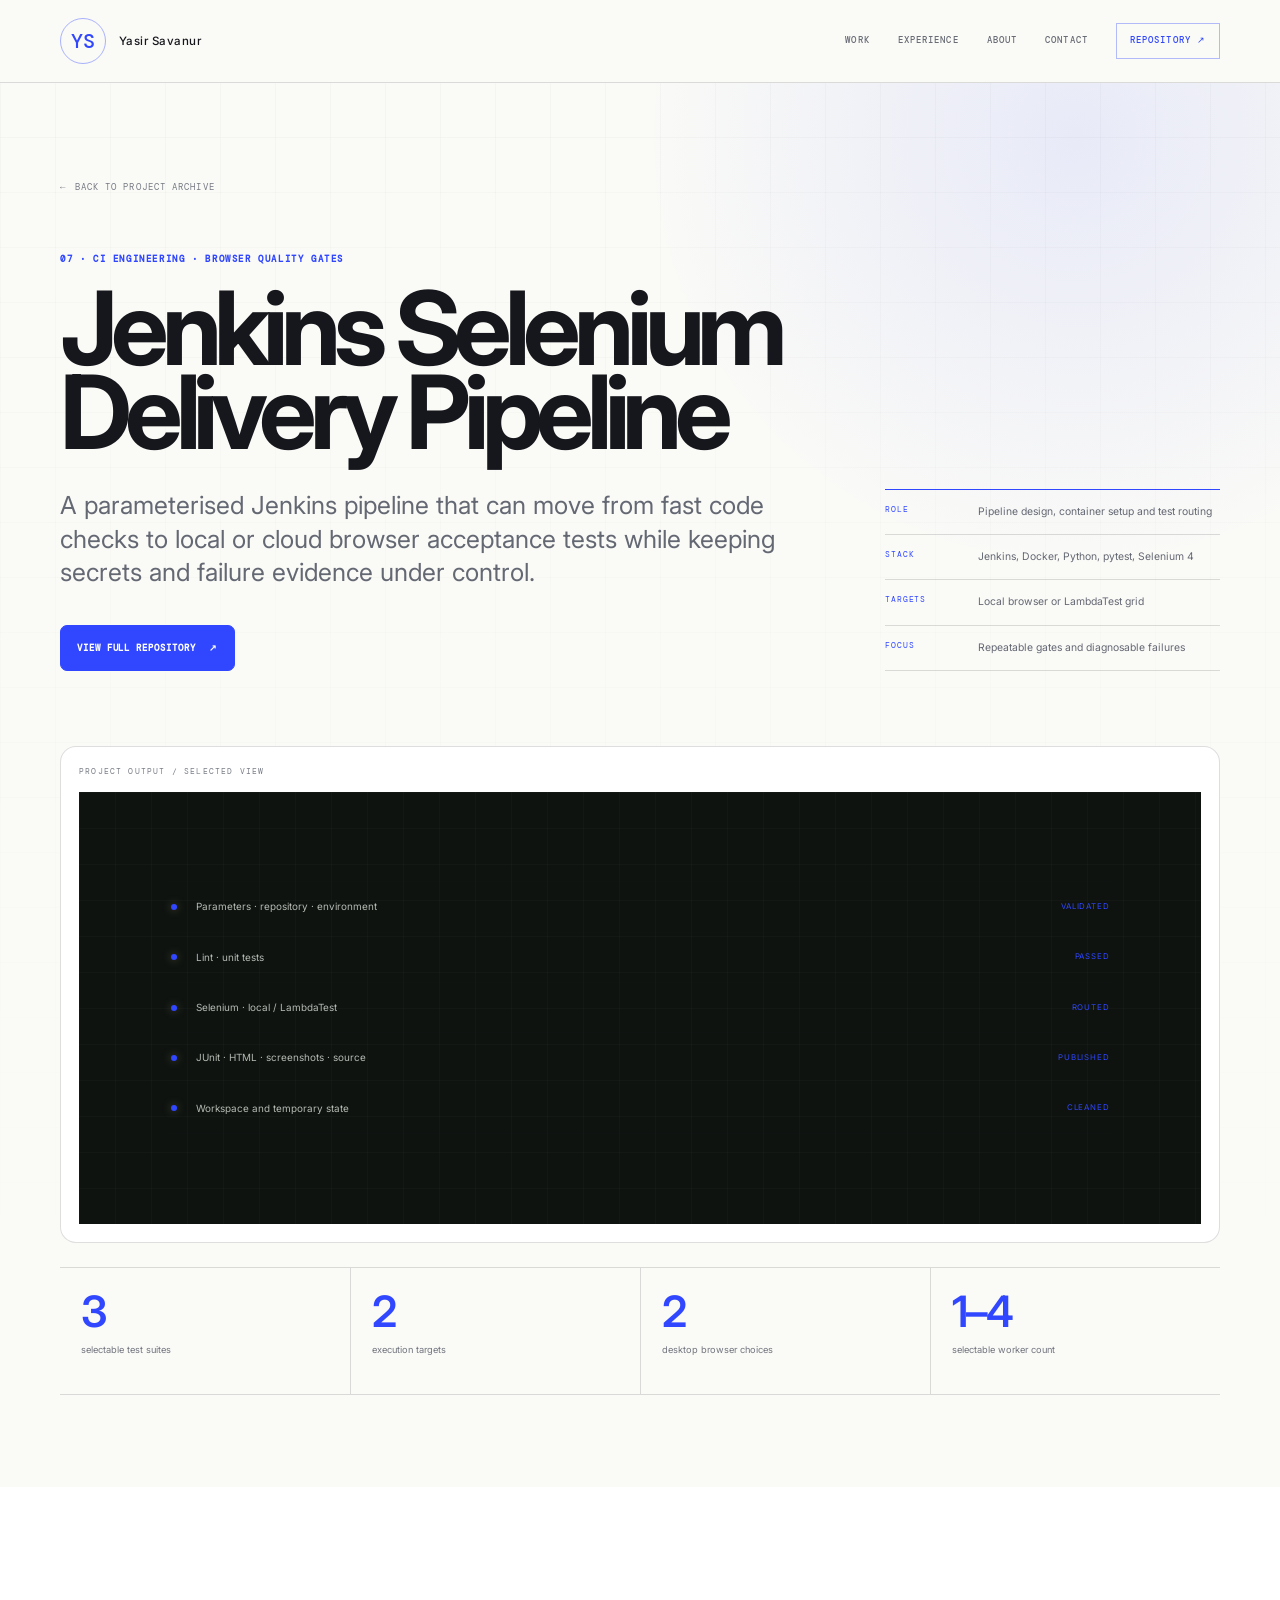
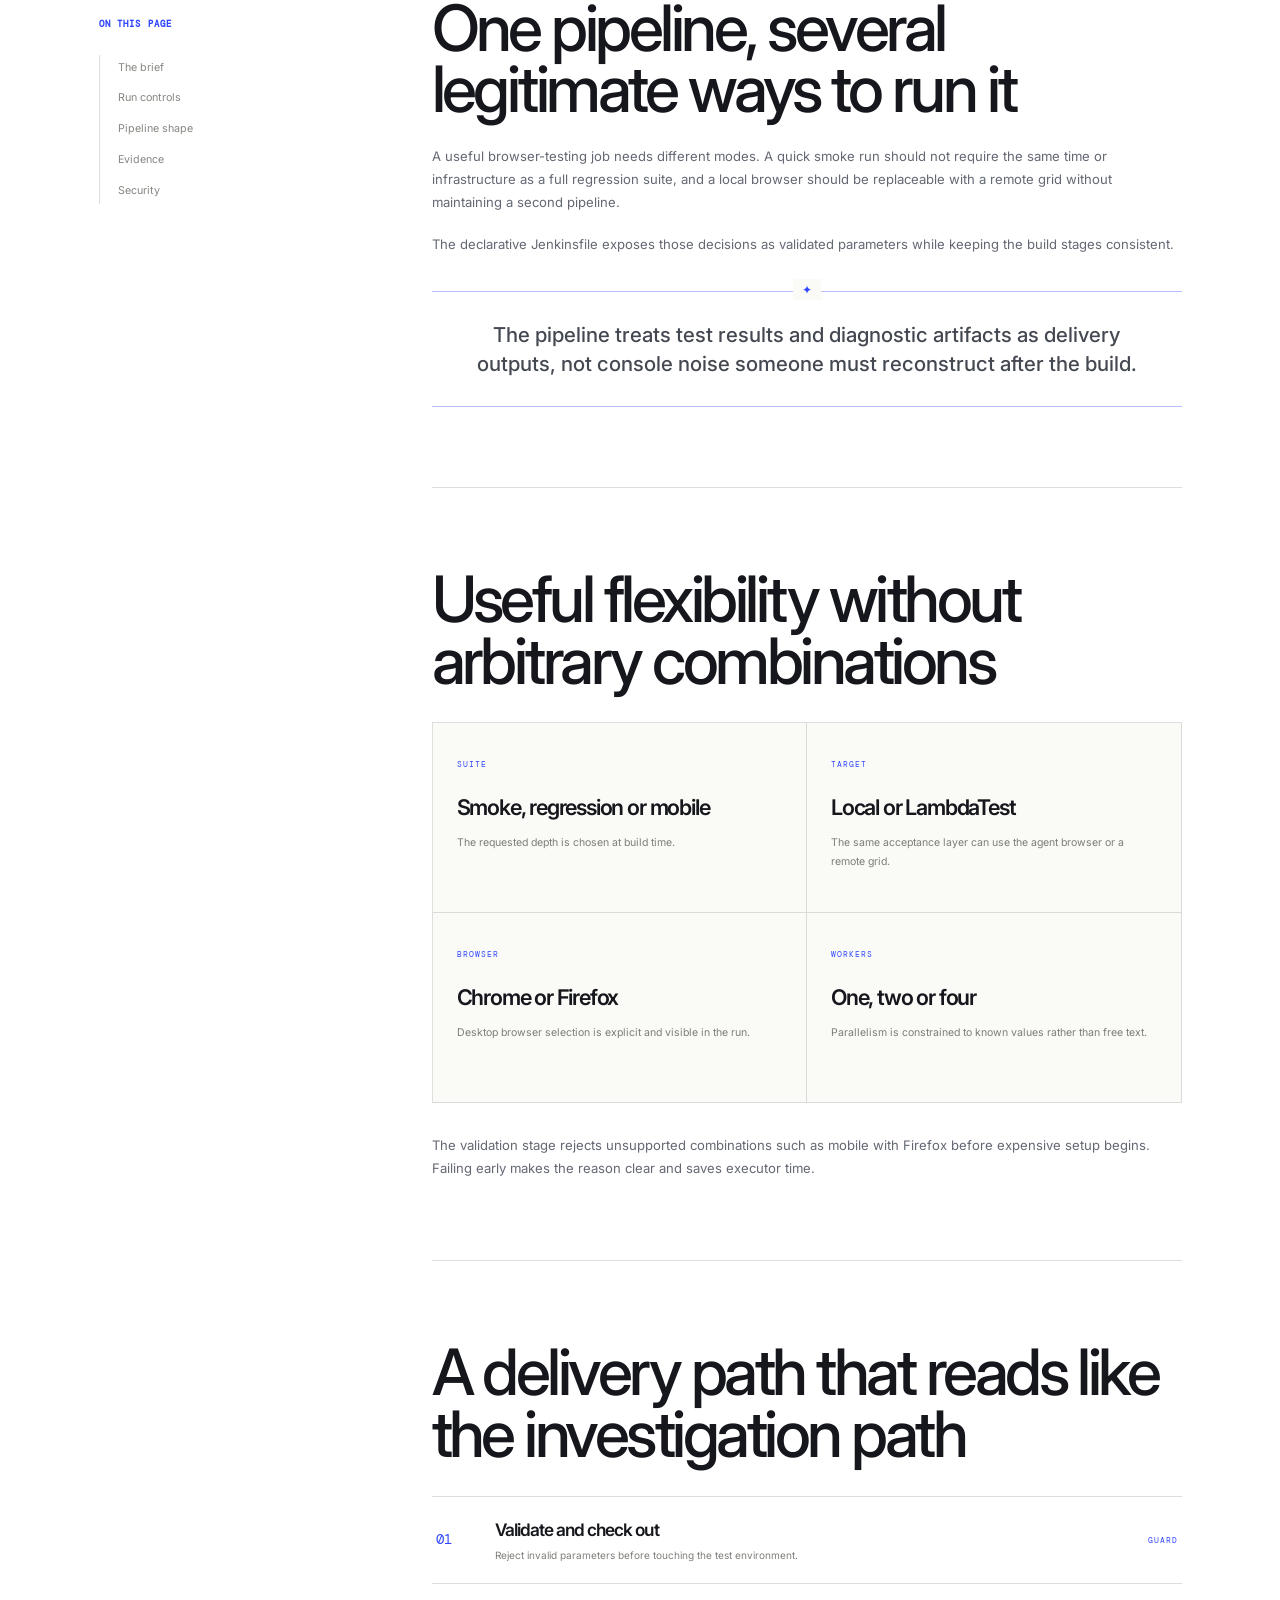
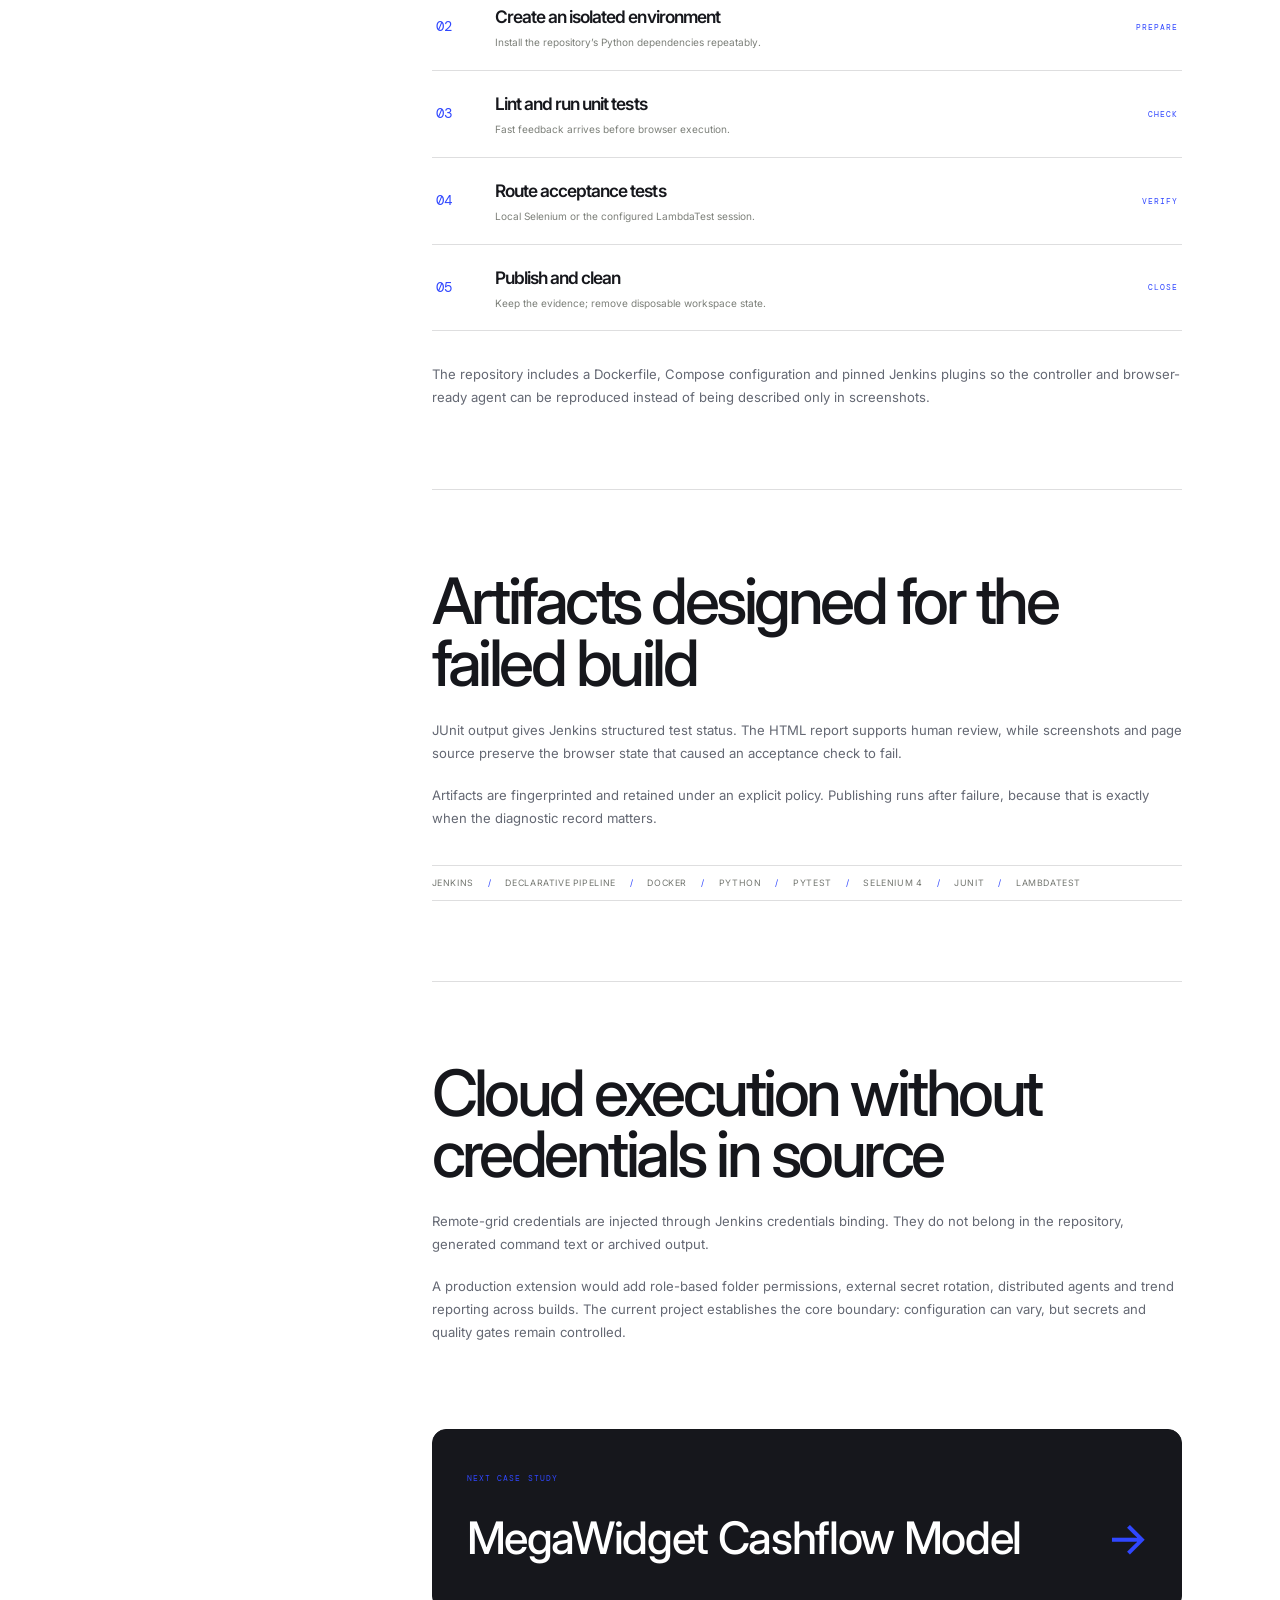
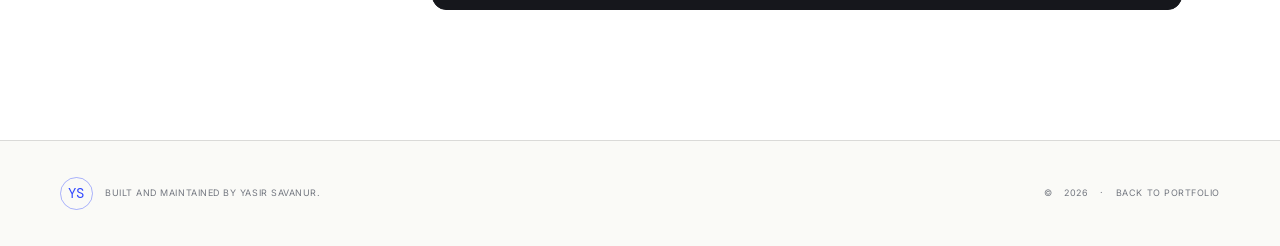
<file: projects/jenkins-pipeline.html>
<!DOCTYPE html>
<html lang="en">
  <head>
    <meta charset="utf-8">
    <meta name="viewport" content="width=device-width, initial-scale=1">
    <meta name="description" content="Jenkins Selenium Delivery Pipeline case study: a parameterised CI pipeline with local and cloud browser execution, quality gates and retained failure evidence.">
    <meta name="theme-color" content="#fafaf7">
    <title>Jenkins Selenium Delivery Pipeline | Yasir Savanur</title>
    <link rel="stylesheet" href="../assets/css/case-study.css">
    <script src="../assets/js/portfolio.js" defer></script>
  </head>
  <body class="case-page" style="--case-glow: rgba(48, 71, 255, 0.1)">
    <a class="skip-link" href="#case-content">Skip to content</a>
    <header class="site-header is-scrolled" data-header>
      <div class="shell nav-shell">
        <a class="brand" href="../index.html" aria-label="Yasir Savanur, home"><span class="brand-mark">YS</span><span class="brand-text">Yasir Savanur</span></a>
        <button class="nav-toggle" type="button" aria-expanded="false" aria-controls="site-nav" data-nav-toggle><span></span><span></span><span class="sr-only">Open navigation</span></button>
        <nav class="site-nav" id="site-nav" aria-label="Primary navigation" data-nav>
          <a href="../index.html#work">Work</a><a href="../index.html#experience">Experience</a><a href="../index.html#about">About</a><a href="../index.html#contact">Contact</a>
          <a class="nav-cta" href="https://github.com/yasirsavanur/Jenkins-CI" target="_blank" rel="noreferrer">Repository <span aria-hidden="true">↗</span></a>
        </nav>
      </div>
    </header>

    <main class="case-main" id="case-content">
      <section class="case-hero">
        <div class="shell">
          <a class="back-link" href="../index.html#more-work"><span aria-hidden="true">←</span> Back to project archive</a>
          <div class="case-hero-grid">
            <div class="reveal">
              <p class="eyebrow">07 · CI engineering · Browser quality gates</p>
              <h1>Jenkins Selenium Delivery Pipeline</h1>
              <p class="case-lead">A parameterised Jenkins pipeline that can move from fast code checks to local or cloud browser acceptance tests while keeping secrets and failure evidence under control.</p>
              <div class="case-actions"><a class="button button-primary" href="https://github.com/yasirsavanur/Jenkins-CI" target="_blank" rel="noreferrer">View full repository <span aria-hidden="true">↗</span></a></div>
            </div>
            <aside class="case-side reveal" aria-label="Project summary">
              <dl>
                <div><dt>Role</dt><dd>Pipeline design, container setup and test routing</dd></div>
                <div><dt>Stack</dt><dd>Jenkins, Docker, Python, pytest, Selenium 4</dd></div>
                <div><dt>Targets</dt><dd>Local browser or LambdaTest grid</dd></div>
                <div><dt>Focus</dt><dd>Repeatable gates and diagnosable failures</dd></div>
              </dl>
            </aside>
          </div>

          <div class="case-media-shell reveal">
            <div class="qa-visual" role="img" aria-label="Jenkins pipeline stages passing from validation to evidence publishing">
              <div class="qa-job"><i></i><span>Parameters · repository · environment</span><span>VALIDATED</span></div>
              <div class="qa-job"><i></i><span>Lint · unit tests</span><span>PASSED</span></div>
              <div class="qa-job"><i></i><span>Selenium · local / LambdaTest</span><span>ROUTED</span></div>
              <div class="qa-job"><i></i><span>JUnit · HTML · screenshots · source</span><span>PUBLISHED</span></div>
              <div class="qa-job"><i></i><span>Workspace and temporary state</span><span>CLEANED</span></div>
            </div>
          </div>
          <div class="case-facts reveal">
            <div class="case-fact"><strong>3</strong><span>selectable test suites</span></div>
            <div class="case-fact"><strong>2</strong><span>execution targets</span></div>
            <div class="case-fact"><strong>2</strong><span>desktop browser choices</span></div>
            <div class="case-fact"><strong>1–4</strong><span>selectable worker count</span></div>
          </div>
        </div>
      </section>

      <section class="case-content">
        <div class="shell case-layout">
          <aside class="case-toc" aria-label="Case study contents"><span>On this page</span><nav aria-label="Case sections"><a href="#brief">The brief</a><a href="#controls">Run controls</a><a href="#pipeline">Pipeline shape</a><a href="#evidence">Evidence</a><a href="#security">Security</a></nav></aside>
          <article class="case-article">
            <section id="brief">
              <h2>One pipeline, several legitimate ways to run it</h2>
              <p>A useful browser-testing job needs different modes. A quick smoke run should not require the same time or infrastructure as a full regression suite, and a local browser should be replaceable with a remote grid without maintaining a second pipeline.</p>
              <p>The declarative Jenkinsfile exposes those decisions as validated parameters while keeping the build stages consistent.</p>
              <div class="callout"><p>The pipeline treats test results and diagnostic artifacts as delivery outputs, not console noise someone must reconstruct after the build.</p></div>
            </section>

            <section id="controls">
              <h2>Useful flexibility without arbitrary combinations</h2>
              <div class="decision-grid">
                <article class="decision-card"><span>SUITE</span><h3>Smoke, regression or mobile</h3><p>The requested depth is chosen at build time.</p></article>
                <article class="decision-card"><span>TARGET</span><h3>Local or LambdaTest</h3><p>The same acceptance layer can use the agent browser or a remote grid.</p></article>
                <article class="decision-card"><span>BROWSER</span><h3>Chrome or Firefox</h3><p>Desktop browser selection is explicit and visible in the run.</p></article>
                <article class="decision-card"><span>WORKERS</span><h3>One, two or four</h3><p>Parallelism is constrained to known values rather than free text.</p></article>
              </div>
              <p>The validation stage rejects unsupported combinations such as mobile with Firefox before expensive setup begins. Failing early makes the reason clear and saves executor time.</p>
            </section>

            <section id="pipeline">
              <h2>A delivery path that reads like the investigation path</h2>
              <div class="flow-grid">
                <div class="flow-step"><span>01</span><div><b>Validate and check out</b><small>Reject invalid parameters before touching the test environment.</small></div><em>GUARD</em></div>
                <div class="flow-step"><span>02</span><div><b>Create an isolated environment</b><small>Install the repository’s Python dependencies repeatably.</small></div><em>PREPARE</em></div>
                <div class="flow-step"><span>03</span><div><b>Lint and run unit tests</b><small>Fast feedback arrives before browser execution.</small></div><em>CHECK</em></div>
                <div class="flow-step"><span>04</span><div><b>Route acceptance tests</b><small>Local Selenium or the configured LambdaTest session.</small></div><em>VERIFY</em></div>
                <div class="flow-step"><span>05</span><div><b>Publish and clean</b><small>Keep the evidence; remove disposable workspace state.</small></div><em>CLOSE</em></div>
              </div>
              <p>The repository includes a Dockerfile, Compose configuration and pinned Jenkins plugins so the controller and browser-ready agent can be reproduced instead of being described only in screenshots.</p>
            </section>

            <section id="evidence">
              <h2>Artifacts designed for the failed build</h2>
              <p>JUnit output gives Jenkins structured test status. The HTML report supports human review, while screenshots and page source preserve the browser state that caused an acceptance check to fail.</p>
              <p>Artifacts are fingerprinted and retained under an explicit policy. Publishing runs after failure, because that is exactly when the diagnostic record matters.</p>
              <div class="case-tags"><span>Jenkins</span><span>Declarative pipeline</span><span>Docker</span><span>Python</span><span>pytest</span><span>Selenium 4</span><span>JUnit</span><span>LambdaTest</span></div>
            </section>

            <section id="security">
              <h2>Cloud execution without credentials in source</h2>
              <p>Remote-grid credentials are injected through Jenkins credentials binding. They do not belong in the repository, generated command text or archived output.</p>
              <p>A production extension would add role-based folder permissions, external secret rotation, distributed agents and trend reporting across builds. The current project establishes the core boundary: configuration can vary, but secrets and quality gates remain controlled.</p>
            </section>

            <a class="next-case" href="cashflow-model.html"><span>Next case study</span><b>MegaWidget Cashflow Model <i aria-hidden="true">→</i></b></a>
          </article>
        </div>
      </section>
    </main>
    <footer class="site-footer"><div class="shell"><p><span class="brand-mark">YS</span> Built and maintained by Yasir Savanur.</p><p>© <span data-year>2026</span> · <a href="../index.html">Back to portfolio</a></p></div></footer>
  </body>
</html>
</file>
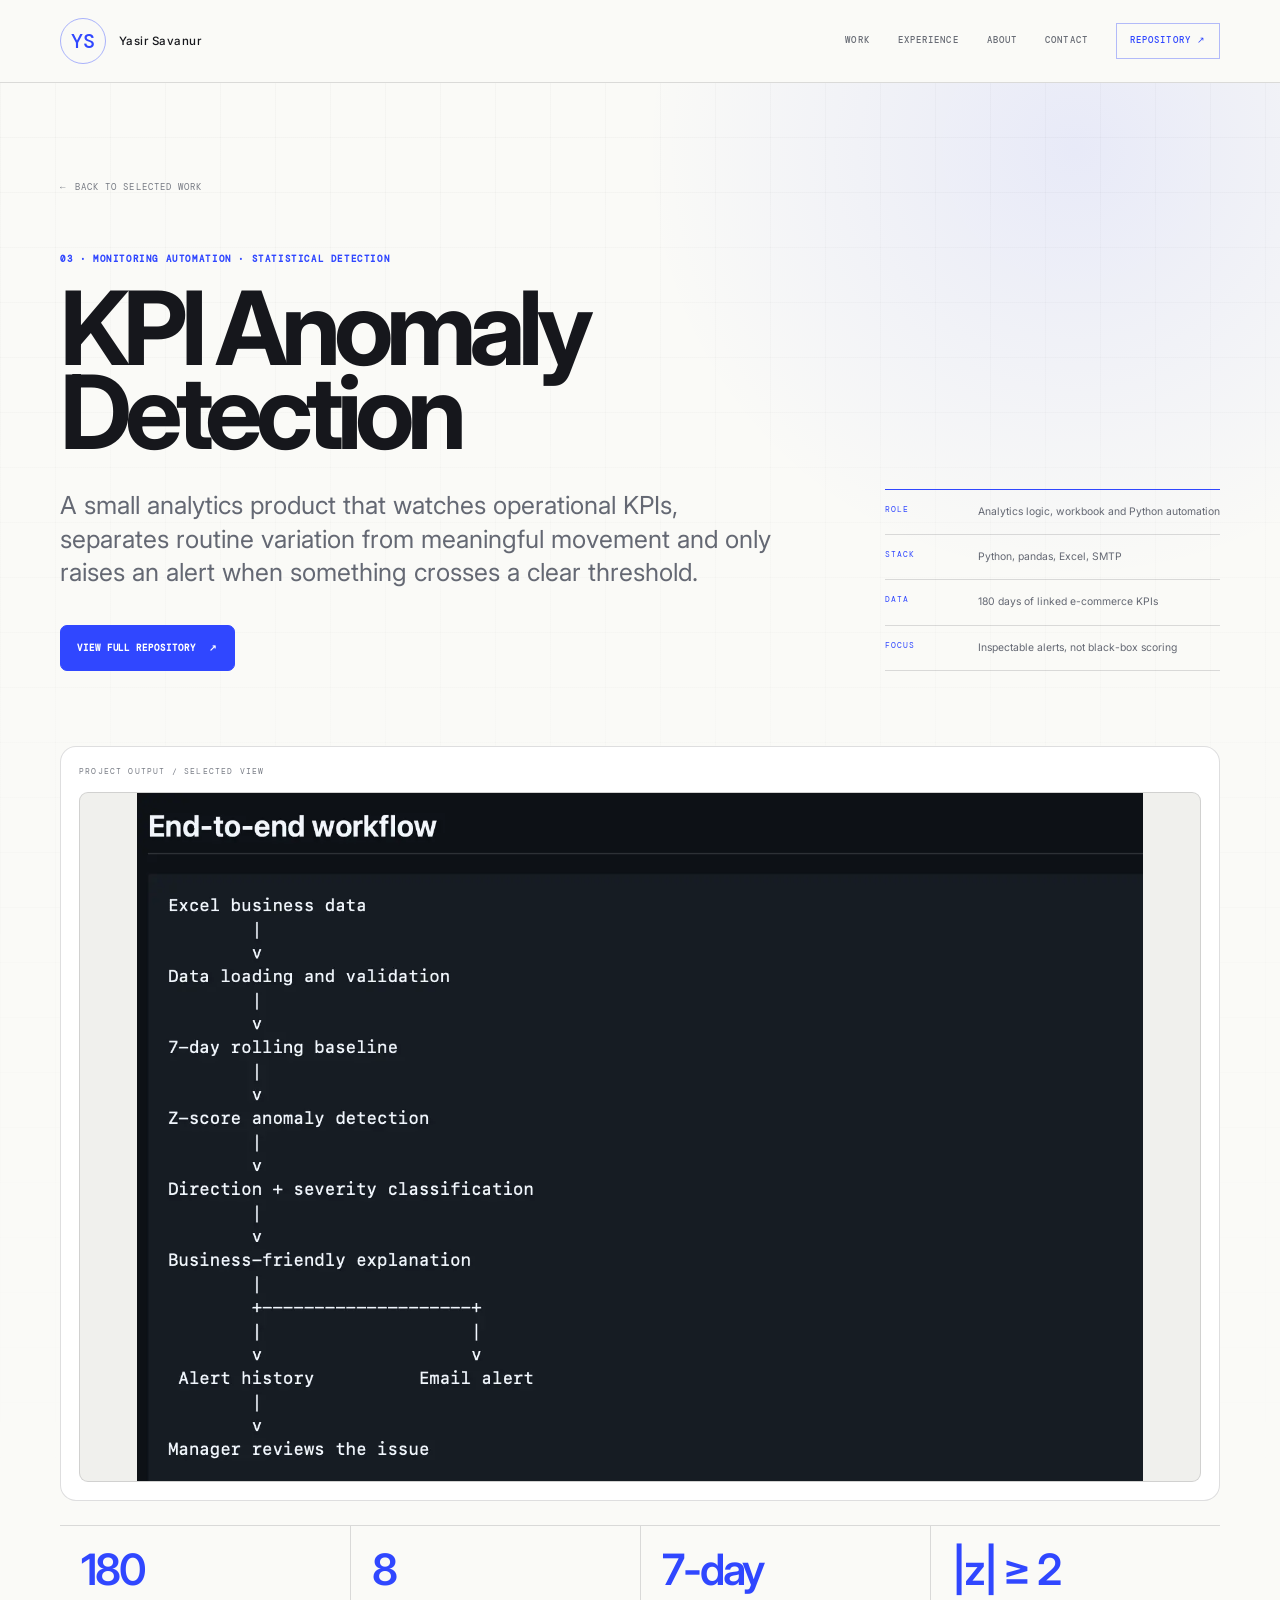
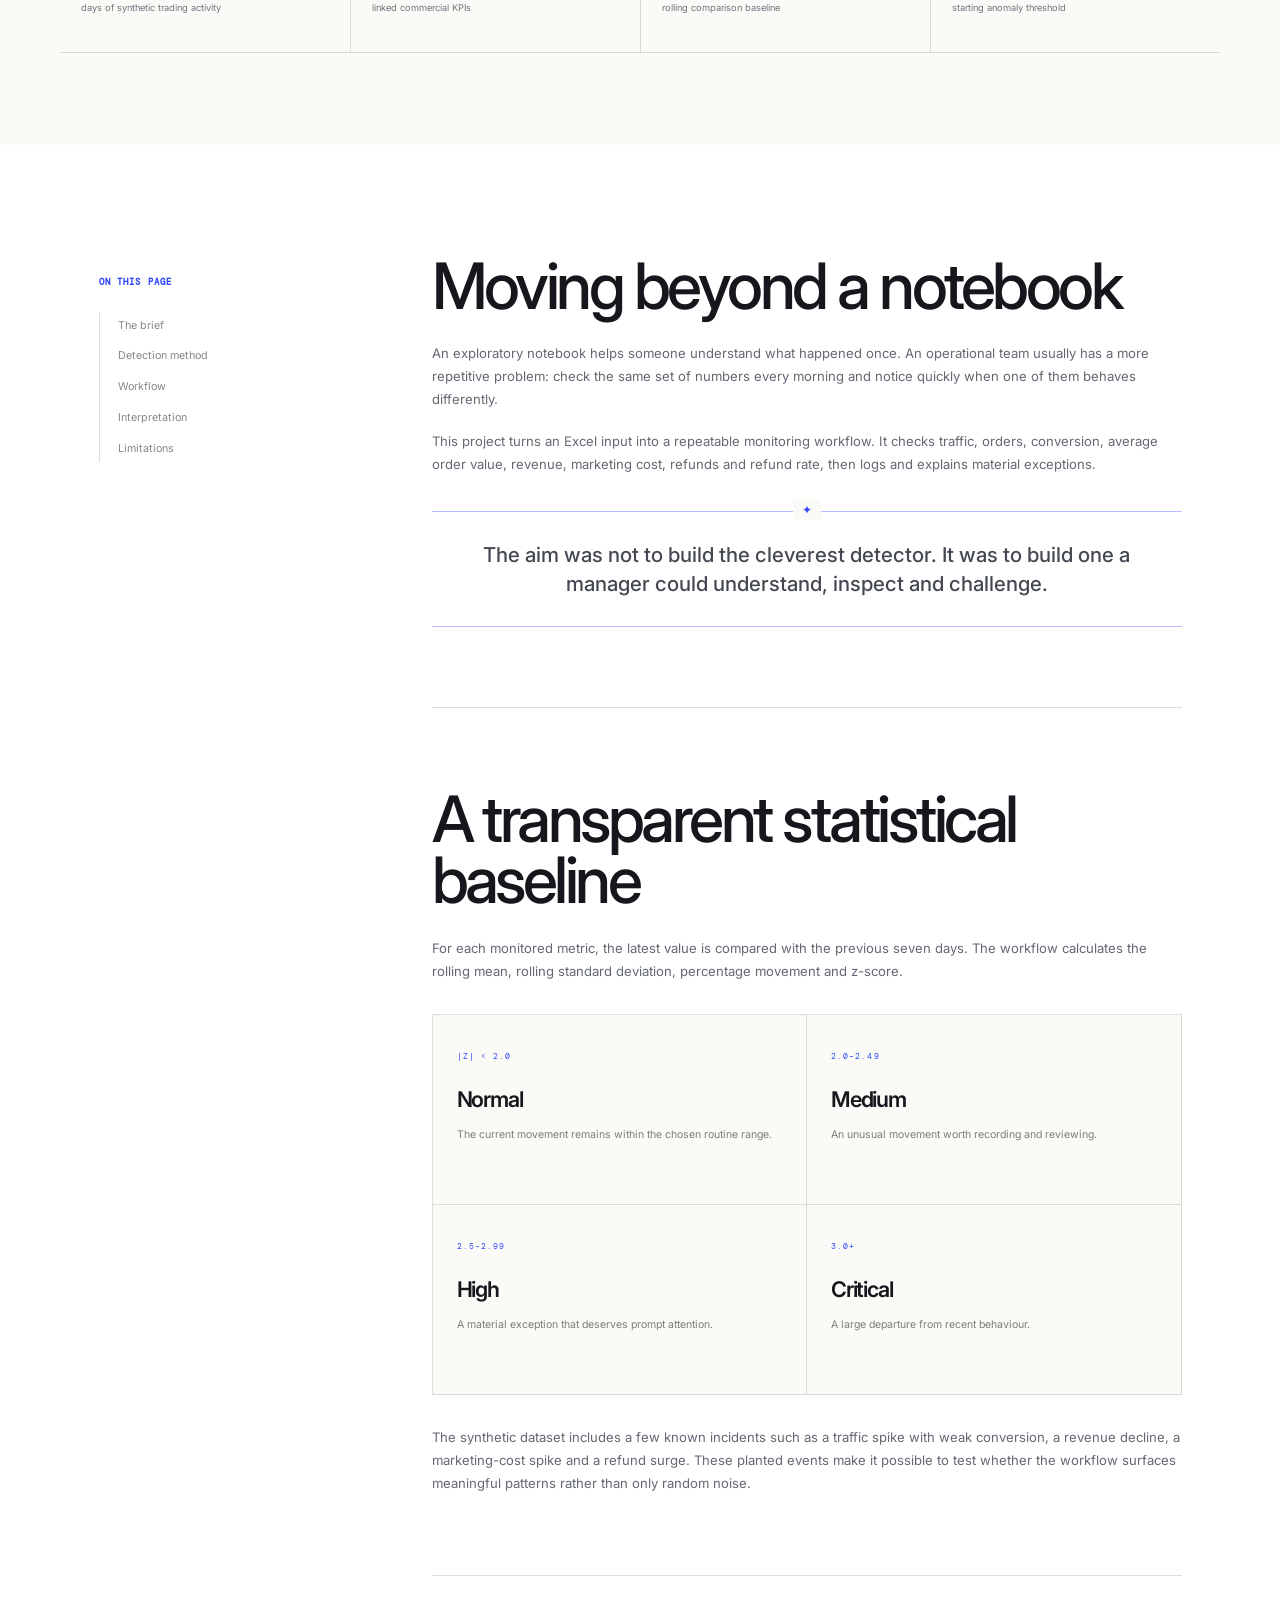
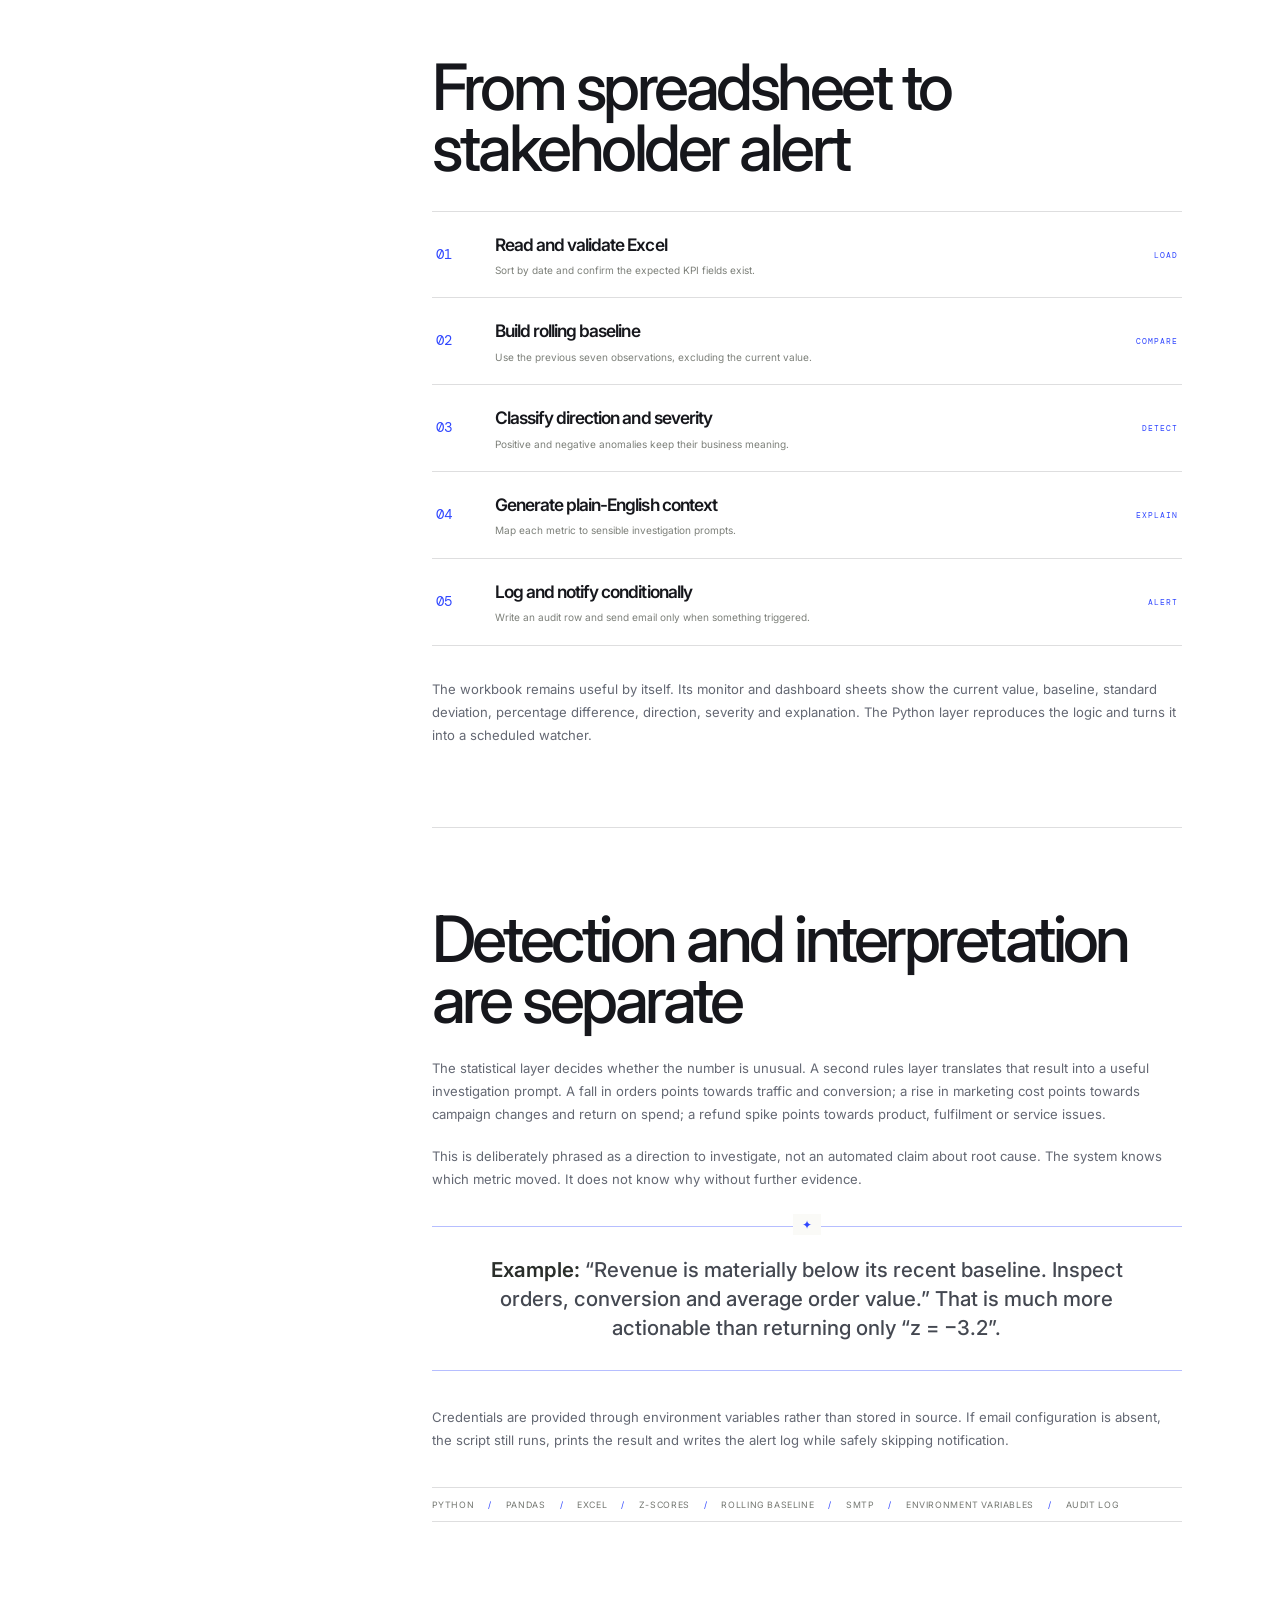
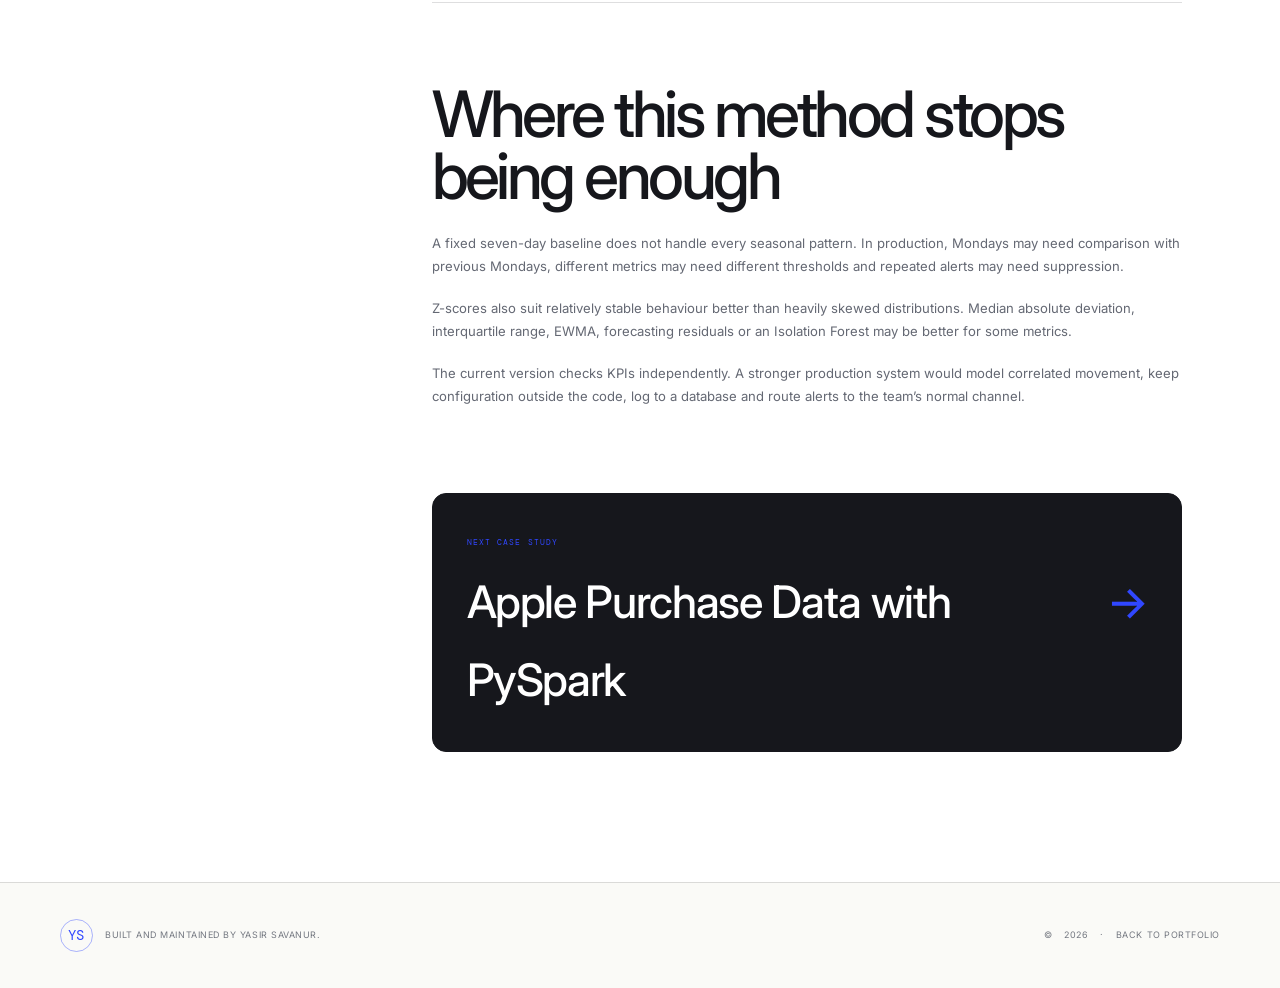
<file: projects/kpi-anomaly.html>
<!DOCTYPE html>
<html lang="en">
  <head>
    <meta charset="utf-8">
    <meta name="viewport" content="width=device-width, initial-scale=1">
    <meta name="description" content="KPI Anomaly Detection case study: transparent z-score monitoring, business explanations, logging and conditional email alerts.">
    <meta name="theme-color" content="#fafaf7">
    <title>KPI Anomaly Detection | Yasir Savanur</title>
    <link rel="stylesheet" href="../assets/css/case-study.css">
    <script src="../assets/js/portfolio.js" defer></script>
  </head>
  <body class="case-page" style="--case-glow: rgba(255, 184, 78, 0.10)">
    <a class="skip-link" href="#case-content">Skip to content</a>
    <header class="site-header is-scrolled" data-header>
      <div class="shell nav-shell">
        <a class="brand" href="../index.html" aria-label="Yasir Savanur, home"><span class="brand-mark">YS</span><span class="brand-text">Yasir Savanur</span></a>
        <button class="nav-toggle" type="button" aria-expanded="false" aria-controls="site-nav" data-nav-toggle><span></span><span></span><span class="sr-only">Open navigation</span></button>
        <nav class="site-nav" id="site-nav" aria-label="Primary navigation" data-nav>
          <a href="../index.html#work">Work</a><a href="../index.html#experience">Experience</a><a href="../index.html#about">About</a><a href="../index.html#contact">Contact</a>
          <a class="nav-cta" href="https://github.com/yasirsavanur/Business_KPI_Anomaly_Detection_Alerting_Agent" target="_blank" rel="noreferrer">Repository <span aria-hidden="true">↗</span></a>
        </nav>
      </div>
    </header>

    <main class="case-main" id="case-content">
      <section class="case-hero">
        <div class="shell">
          <a class="back-link" href="../index.html#work"><span aria-hidden="true">←</span> Back to selected work</a>
          <div class="case-hero-grid">
            <div class="reveal">
              <p class="eyebrow">03 · Monitoring automation · Statistical detection</p>
              <h1>KPI Anomaly Detection</h1>
              <p class="case-lead">A small analytics product that watches operational KPIs, separates routine variation from meaningful movement and only raises an alert when something crosses a clear threshold.</p>
              <div class="case-actions"><a class="button button-primary" href="https://github.com/yasirsavanur/Business_KPI_Anomaly_Detection_Alerting_Agent" target="_blank" rel="noreferrer">View full repository <span aria-hidden="true">↗</span></a></div>
            </div>
            <aside class="case-side reveal" aria-label="Project summary">
              <dl>
                <div><dt>Role</dt><dd>Analytics logic, workbook and Python automation</dd></div>
                <div><dt>Stack</dt><dd>Python, pandas, Excel, SMTP</dd></div>
                <div><dt>Data</dt><dd>180 days of linked e-commerce KPIs</dd></div>
                <div><dt>Focus</dt><dd>Inspectable alerts, not black-box scoring</dd></div>
              </dl>
            </aside>
          </div>

          <div class="case-media-shell reveal"><img src="../images/kpi-anomaly-workflow.webp" alt="End-to-end KPI anomaly-detection workflow from Excel validation and rolling baselines through z-score classification, alert history and email notifications"></div>
          <div class="case-facts reveal">
            <div class="case-fact"><strong>180</strong><span>days of synthetic trading activity</span></div>
            <div class="case-fact"><strong>8</strong><span>linked commercial KPIs</span></div>
            <div class="case-fact"><strong>7-day</strong><span>rolling comparison baseline</span></div>
            <div class="case-fact"><strong>|z| ≥ 2</strong><span>starting anomaly threshold</span></div>
          </div>
        </div>
      </section>

      <section class="case-content">
        <div class="shell case-layout">
          <aside class="case-toc" aria-label="Case study contents"><span>On this page</span><nav aria-label="Case sections"><a href="#brief">The brief</a><a href="#method">Detection method</a><a href="#workflow">Workflow</a><a href="#interpretation">Interpretation</a><a href="#limitations">Limitations</a></nav></aside>
          <article class="case-article">
            <section id="brief">
              <h2>Moving beyond a notebook</h2>
              <p>An exploratory notebook helps someone understand what happened once. An operational team usually has a more repetitive problem: check the same set of numbers every morning and notice quickly when one of them behaves differently.</p>
              <p>This project turns an Excel input into a repeatable monitoring workflow. It checks traffic, orders, conversion, average order value, revenue, marketing cost, refunds and refund rate, then logs and explains material exceptions.</p>
              <div class="callout"><p>The aim was not to build the cleverest detector. It was to build one a manager could understand, inspect and challenge.</p></div>
            </section>

            <section id="method">
              <h2>A transparent statistical baseline</h2>
              <p>For each monitored metric, the latest value is compared with the previous seven days. The workflow calculates the rolling mean, rolling standard deviation, percentage movement and z-score.</p>
              <div class="decision-grid">
                <article class="decision-card"><span>|Z| &lt; 2.0</span><h3>Normal</h3><p>The current movement remains within the chosen routine range.</p></article>
                <article class="decision-card"><span>2.0–2.49</span><h3>Medium</h3><p>An unusual movement worth recording and reviewing.</p></article>
                <article class="decision-card"><span>2.5–2.99</span><h3>High</h3><p>A material exception that deserves prompt attention.</p></article>
                <article class="decision-card"><span>3.0+</span><h3>Critical</h3><p>A large departure from recent behaviour.</p></article>
              </div>
              <p>The synthetic dataset includes a few known incidents such as a traffic spike with weak conversion, a revenue decline, a marketing-cost spike and a refund surge. These planted events make it possible to test whether the workflow surfaces meaningful patterns rather than only random noise.</p>
            </section>

            <section id="workflow">
              <h2>From spreadsheet to stakeholder alert</h2>
              <div class="flow-grid">
                <div class="flow-step"><span>01</span><div><b>Read and validate Excel</b><small>Sort by date and confirm the expected KPI fields exist.</small></div><em>LOAD</em></div>
                <div class="flow-step"><span>02</span><div><b>Build rolling baseline</b><small>Use the previous seven observations, excluding the current value.</small></div><em>COMPARE</em></div>
                <div class="flow-step"><span>03</span><div><b>Classify direction and severity</b><small>Positive and negative anomalies keep their business meaning.</small></div><em>DETECT</em></div>
                <div class="flow-step"><span>04</span><div><b>Generate plain-English context</b><small>Map each metric to sensible investigation prompts.</small></div><em>EXPLAIN</em></div>
                <div class="flow-step"><span>05</span><div><b>Log and notify conditionally</b><small>Write an audit row and send email only when something triggered.</small></div><em>ALERT</em></div>
              </div>
              <p>The workbook remains useful by itself. Its monitor and dashboard sheets show the current value, baseline, standard deviation, percentage difference, direction, severity and explanation. The Python layer reproduces the logic and turns it into a scheduled watcher.</p>
            </section>

            <section id="interpretation">
              <h2>Detection and interpretation are separate</h2>
              <p>The statistical layer decides whether the number is unusual. A second rules layer translates that result into a useful investigation prompt. A fall in orders points towards traffic and conversion; a rise in marketing cost points towards campaign changes and return on spend; a refund spike points towards product, fulfilment or service issues.</p>
              <p>This is deliberately phrased as a direction to investigate, not an automated claim about root cause. The system knows which metric moved. It does not know why without further evidence.</p>
              <div class="callout"><p><strong>Example:</strong> “Revenue is materially below its recent baseline. Inspect orders, conversion and average order value.” That is much more actionable than returning only “z = −3.2”.</p></div>
              <p>Credentials are provided through environment variables rather than stored in source. If email configuration is absent, the script still runs, prints the result and writes the alert log while safely skipping notification.</p>
              <div class="case-tags"><span>Python</span><span>pandas</span><span>Excel</span><span>Z-scores</span><span>Rolling baseline</span><span>SMTP</span><span>Environment variables</span><span>Audit log</span></div>
            </section>

            <section id="limitations">
              <h2>Where this method stops being enough</h2>
              <p>A fixed seven-day baseline does not handle every seasonal pattern. In production, Mondays may need comparison with previous Mondays, different metrics may need different thresholds and repeated alerts may need suppression.</p>
              <p>Z-scores also suit relatively stable behaviour better than heavily skewed distributions. Median absolute deviation, interquartile range, EWMA, forecasting residuals or an Isolation Forest may be better for some metrics.</p>
              <p>The current version checks KPIs independently. A stronger production system would model correlated movement, keep configuration outside the code, log to a database and route alerts to the team’s normal channel.</p>
            </section>

            <a class="next-case" href="apple-pyspark.html"><span>Next case study</span><b>Apple Purchase Data with PySpark <i aria-hidden="true">→</i></b></a>
          </article>
        </div>
      </section>
    </main>
    <footer class="site-footer"><div class="shell"><p><span class="brand-mark">YS</span> Built and maintained by Yasir Savanur.</p><p>© <span data-year>2026</span> · <a href="../index.html">Back to portfolio</a></p></div></footer>
  </body>
</html>
</file>
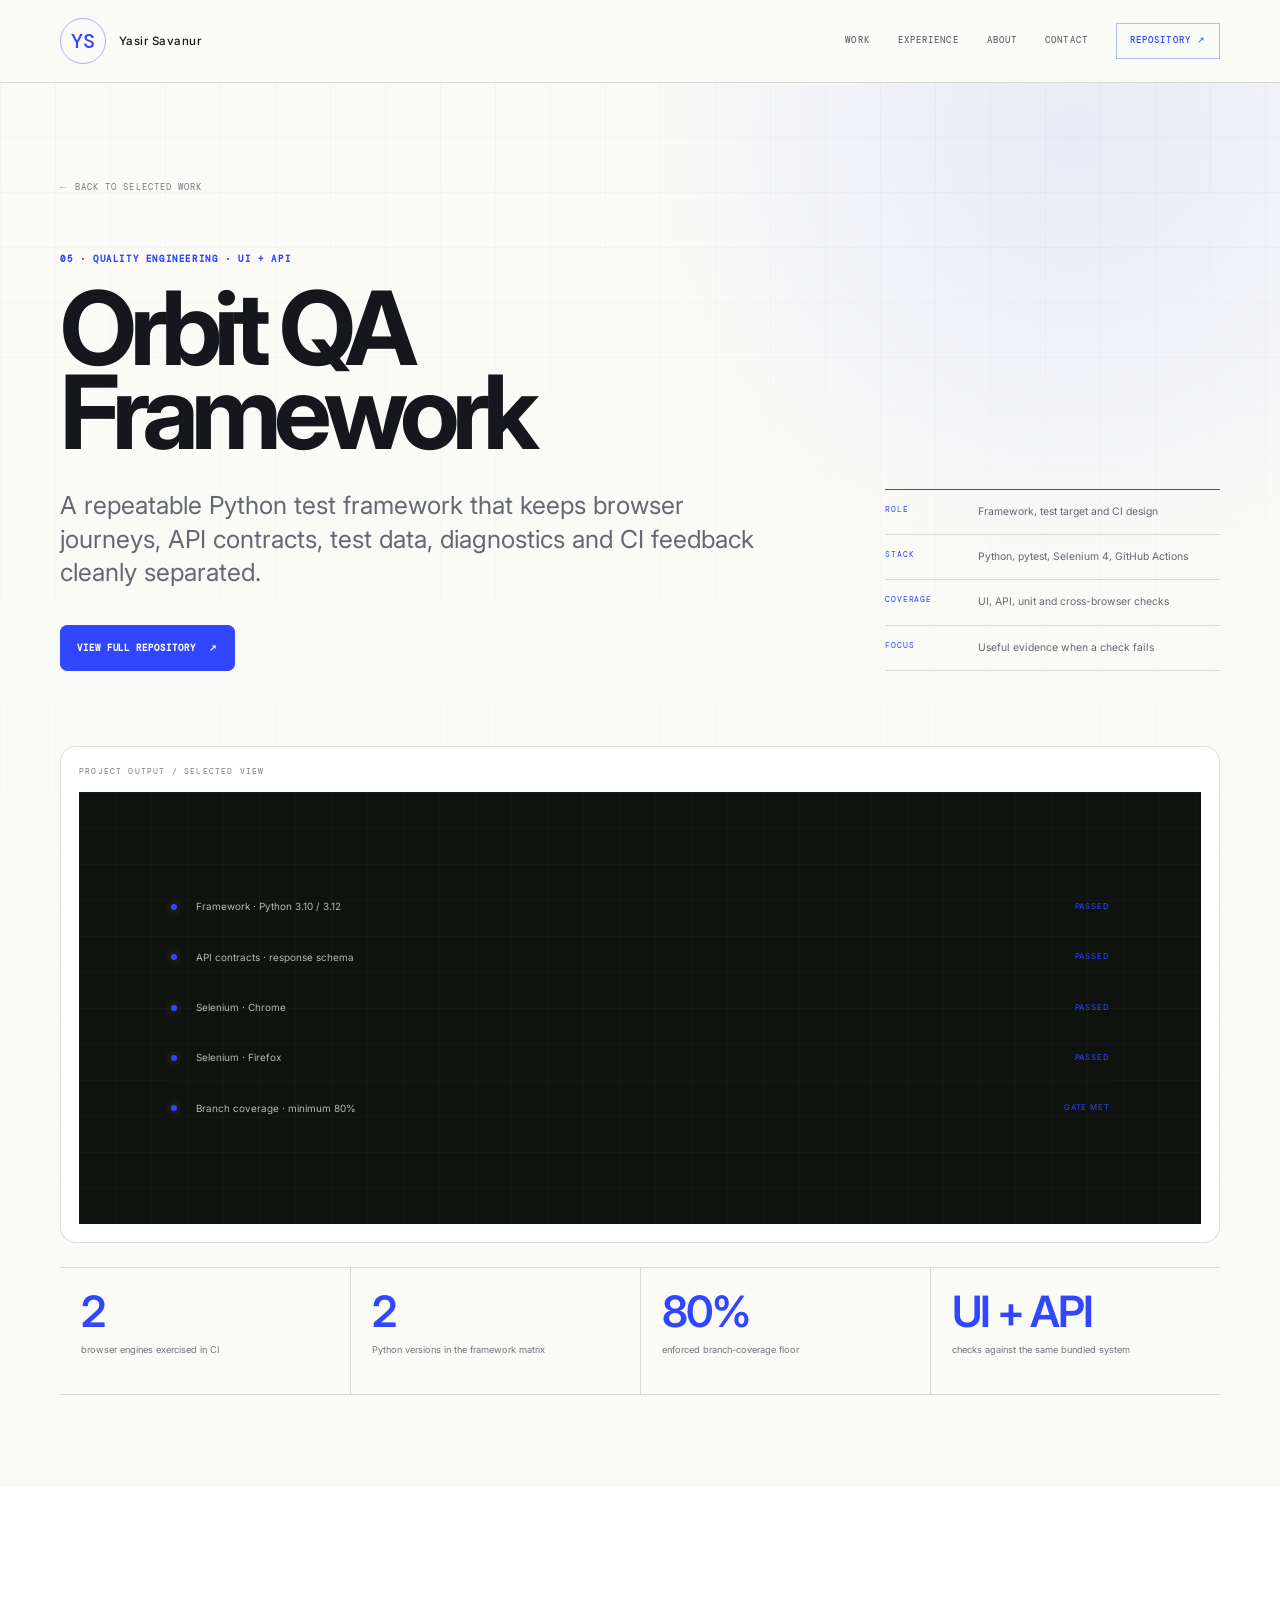
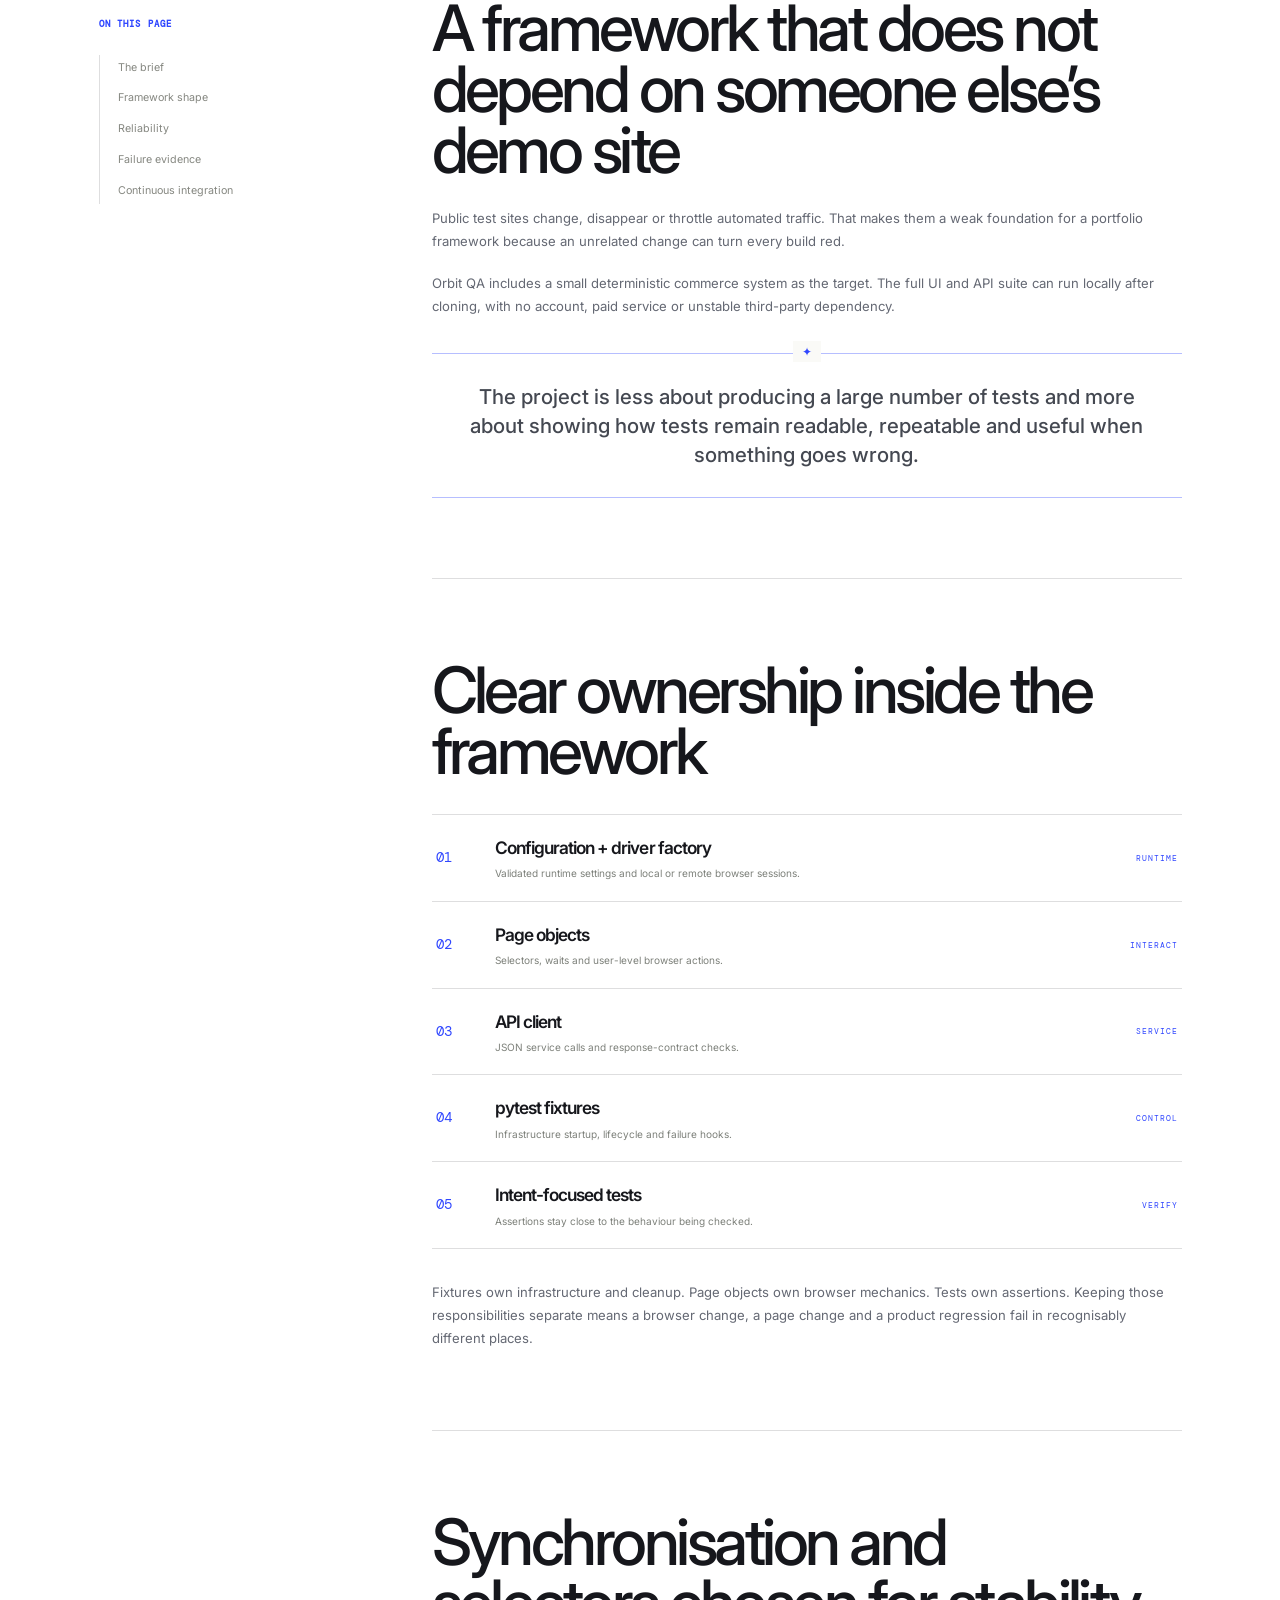
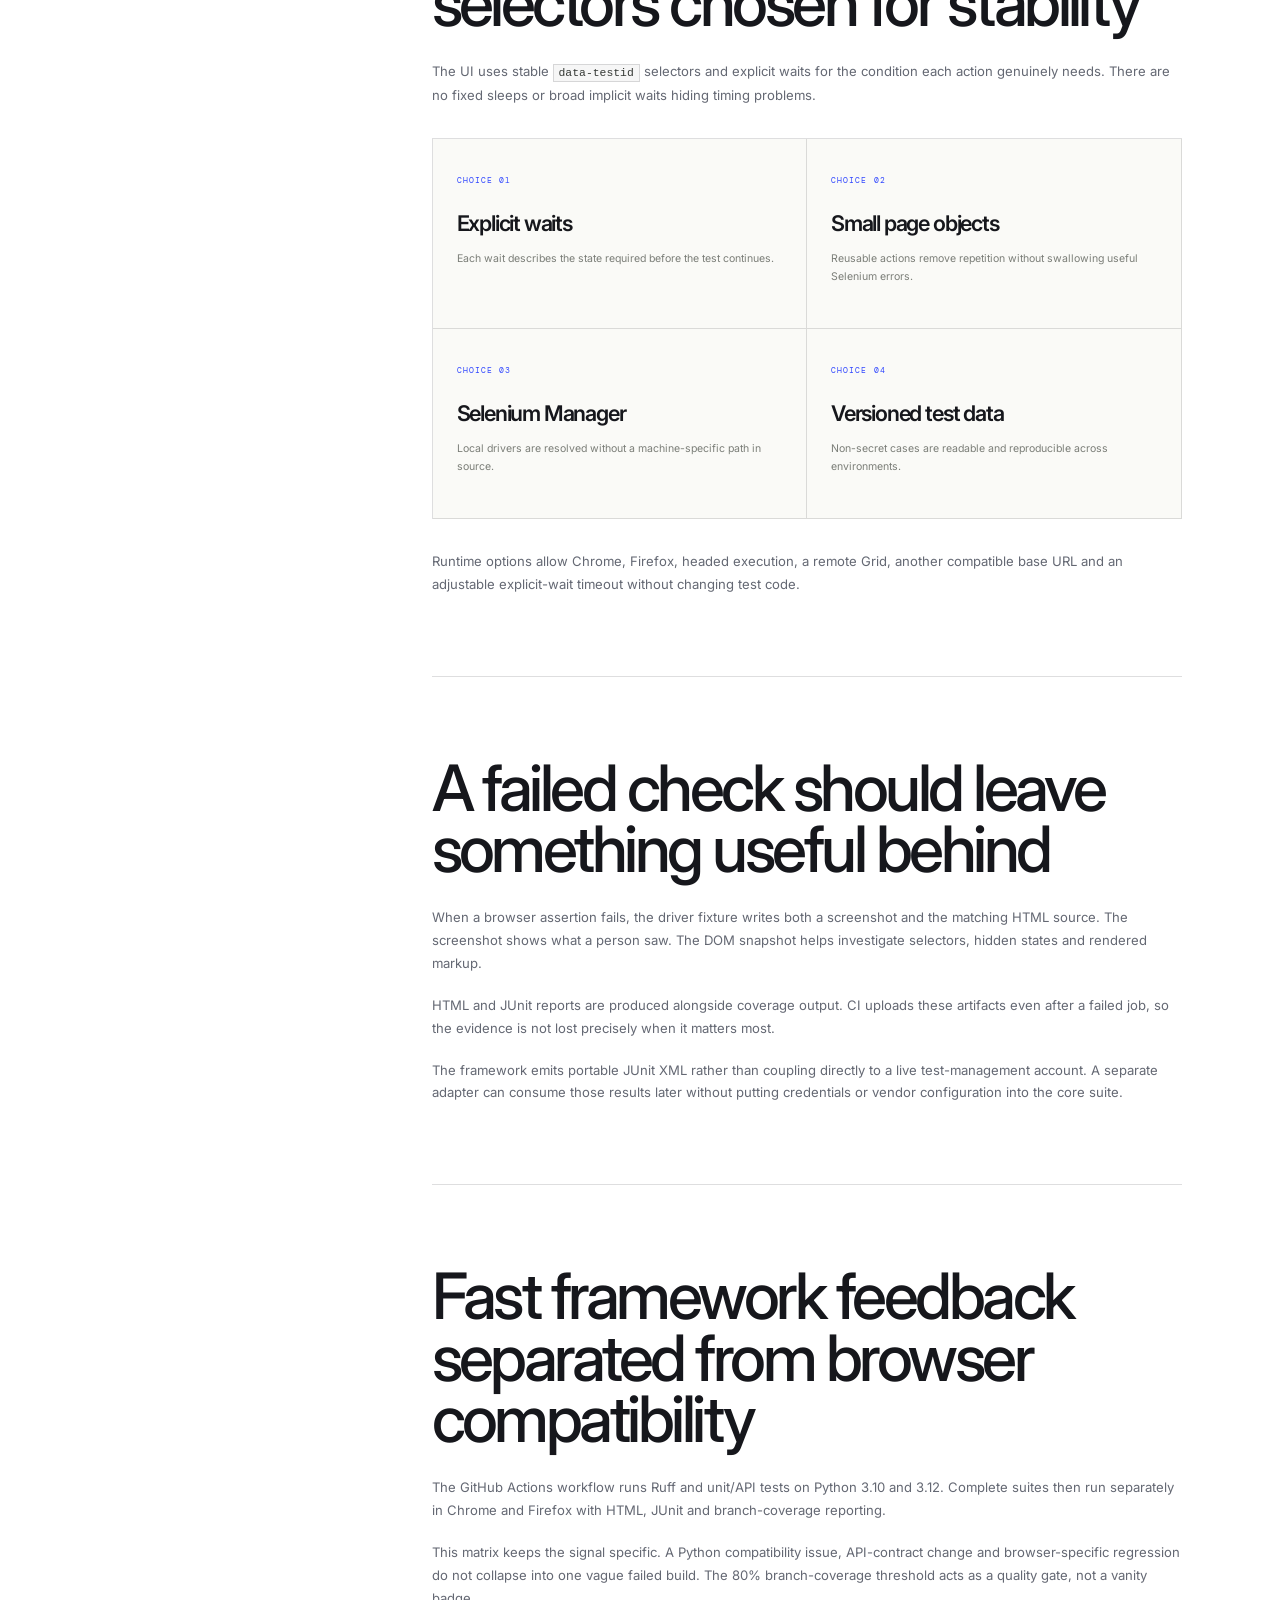
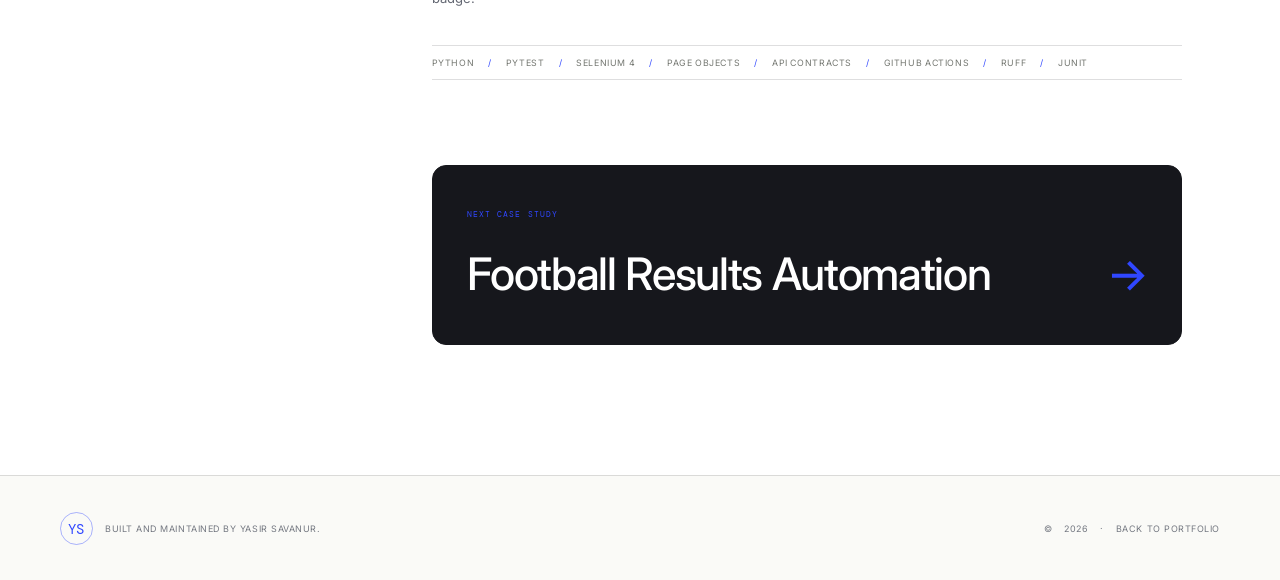
<file: projects/orbit-qa.html>
<!DOCTYPE html>
<html lang="en">
  <head>
    <meta charset="utf-8">
    <meta name="viewport" content="width=device-width, initial-scale=1">
    <meta name="description" content="Orbit QA case study: a Python, pytest and Selenium framework for maintainable UI and API automation with cross-browser CI.">
    <meta name="theme-color" content="#fafaf7">
    <title>Orbit QA Framework | Yasir Savanur</title>
    <link rel="stylesheet" href="../assets/css/case-study.css">
    <script src="../assets/js/portfolio.js" defer></script>
  </head>
  <body class="case-page" style="--case-glow: rgba(154, 116, 255, 0.12)">
    <a class="skip-link" href="#case-content">Skip to content</a>
    <header class="site-header is-scrolled" data-header>
      <div class="shell nav-shell">
        <a class="brand" href="../index.html" aria-label="Yasir Savanur, home"><span class="brand-mark">YS</span><span class="brand-text">Yasir Savanur</span></a>
        <button class="nav-toggle" type="button" aria-expanded="false" aria-controls="site-nav" data-nav-toggle><span></span><span></span><span class="sr-only">Open navigation</span></button>
        <nav class="site-nav" id="site-nav" aria-label="Primary navigation" data-nav>
          <a href="../index.html#work">Work</a><a href="../index.html#experience">Experience</a><a href="../index.html#about">About</a><a href="../index.html#contact">Contact</a>
          <a class="nav-cta" href="https://github.com/yasirsavanur/Python-Test-Automation-Framework" target="_blank" rel="noreferrer">Repository <span aria-hidden="true">↗</span></a>
        </nav>
      </div>
    </header>

    <main class="case-main" id="case-content">
      <section class="case-hero">
        <div class="shell">
          <a class="back-link" href="../index.html#work"><span aria-hidden="true">←</span> Back to selected work</a>
          <div class="case-hero-grid">
            <div class="reveal">
              <p class="eyebrow">05 · Quality engineering · UI + API</p>
              <h1>Orbit QA Framework</h1>
              <p class="case-lead">A repeatable Python test framework that keeps browser journeys, API contracts, test data, diagnostics and CI feedback cleanly separated.</p>
              <div class="case-actions"><a class="button button-primary" href="https://github.com/yasirsavanur/Python-Test-Automation-Framework" target="_blank" rel="noreferrer">View full repository <span aria-hidden="true">↗</span></a></div>
            </div>
            <aside class="case-side reveal" aria-label="Project summary">
              <dl>
                <div><dt>Role</dt><dd>Framework, test target and CI design</dd></div>
                <div><dt>Stack</dt><dd>Python, pytest, Selenium 4, GitHub Actions</dd></div>
                <div><dt>Coverage</dt><dd>UI, API, unit and cross-browser checks</dd></div>
                <div><dt>Focus</dt><dd>Useful evidence when a check fails</dd></div>
              </dl>
            </aside>
          </div>

          <div class="case-media-shell reveal">
            <div class="qa-visual" role="img" aria-label="Quality gates passing across framework, Chrome and Firefox jobs">
              <div class="qa-job"><i></i><span>Framework · Python 3.10 / 3.12</span><span>PASSED</span></div>
              <div class="qa-job"><i></i><span>API contracts · response schema</span><span>PASSED</span></div>
              <div class="qa-job"><i></i><span>Selenium · Chrome</span><span>PASSED</span></div>
              <div class="qa-job"><i></i><span>Selenium · Firefox</span><span>PASSED</span></div>
              <div class="qa-job"><i></i><span>Branch coverage · minimum 80%</span><span>GATE MET</span></div>
            </div>
          </div>
          <div class="case-facts reveal">
            <div class="case-fact"><strong>2</strong><span>browser engines exercised in CI</span></div>
            <div class="case-fact"><strong>2</strong><span>Python versions in the framework matrix</span></div>
            <div class="case-fact"><strong>80%</strong><span>enforced branch-coverage floor</span></div>
            <div class="case-fact"><strong>UI + API</strong><span>checks against the same bundled system</span></div>
          </div>
        </div>
      </section>

      <section class="case-content">
        <div class="shell case-layout">
          <aside class="case-toc" aria-label="Case study contents"><span>On this page</span><nav aria-label="Case sections"><a href="#brief">The brief</a><a href="#shape">Framework shape</a><a href="#reliability">Reliability</a><a href="#evidence">Failure evidence</a><a href="#ci">Continuous integration</a></nav></aside>
          <article class="case-article">
            <section id="brief">
              <h2>A framework that does not depend on someone else’s demo site</h2>
              <p>Public test sites change, disappear or throttle automated traffic. That makes them a weak foundation for a portfolio framework because an unrelated change can turn every build red.</p>
              <p>Orbit QA includes a small deterministic commerce system as the target. The full UI and API suite can run locally after cloning, with no account, paid service or unstable third-party dependency.</p>
              <div class="callout"><p>The project is less about producing a large number of tests and more about showing how tests remain readable, repeatable and useful when something goes wrong.</p></div>
            </section>

            <section id="shape">
              <h2>Clear ownership inside the framework</h2>
              <div class="flow-grid">
                <div class="flow-step"><span>01</span><div><b>Configuration + driver factory</b><small>Validated runtime settings and local or remote browser sessions.</small></div><em>RUNTIME</em></div>
                <div class="flow-step"><span>02</span><div><b>Page objects</b><small>Selectors, waits and user-level browser actions.</small></div><em>INTERACT</em></div>
                <div class="flow-step"><span>03</span><div><b>API client</b><small>JSON service calls and response-contract checks.</small></div><em>SERVICE</em></div>
                <div class="flow-step"><span>04</span><div><b>pytest fixtures</b><small>Infrastructure startup, lifecycle and failure hooks.</small></div><em>CONTROL</em></div>
                <div class="flow-step"><span>05</span><div><b>Intent-focused tests</b><small>Assertions stay close to the behaviour being checked.</small></div><em>VERIFY</em></div>
              </div>
              <p>Fixtures own infrastructure and cleanup. Page objects own browser mechanics. Tests own assertions. Keeping those responsibilities separate means a browser change, a page change and a product regression fail in recognisably different places.</p>
            </section>

            <section id="reliability">
              <h2>Synchronisation and selectors chosen for stability</h2>
              <p>The UI uses stable <code>data-testid</code> selectors and explicit waits for the condition each action genuinely needs. There are no fixed sleeps or broad implicit waits hiding timing problems.</p>
              <div class="decision-grid">
                <article class="decision-card"><span>CHOICE 01</span><h3>Explicit waits</h3><p>Each wait describes the state required before the test continues.</p></article>
                <article class="decision-card"><span>CHOICE 02</span><h3>Small page objects</h3><p>Reusable actions remove repetition without swallowing useful Selenium errors.</p></article>
                <article class="decision-card"><span>CHOICE 03</span><h3>Selenium Manager</h3><p>Local drivers are resolved without a machine-specific path in source.</p></article>
                <article class="decision-card"><span>CHOICE 04</span><h3>Versioned test data</h3><p>Non-secret cases are readable and reproducible across environments.</p></article>
              </div>
              <p>Runtime options allow Chrome, Firefox, headed execution, a remote Grid, another compatible base URL and an adjustable explicit-wait timeout without changing test code.</p>
            </section>

            <section id="evidence">
              <h2>A failed check should leave something useful behind</h2>
              <p>When a browser assertion fails, the driver fixture writes both a screenshot and the matching HTML source. The screenshot shows what a person saw. The DOM snapshot helps investigate selectors, hidden states and rendered markup.</p>
              <p>HTML and JUnit reports are produced alongside coverage output. CI uploads these artifacts even after a failed job, so the evidence is not lost precisely when it matters most.</p>
              <p>The framework emits portable JUnit XML rather than coupling directly to a live test-management account. A separate adapter can consume those results later without putting credentials or vendor configuration into the core suite.</p>
            </section>

            <section id="ci">
              <h2>Fast framework feedback separated from browser compatibility</h2>
              <p>The GitHub Actions workflow runs Ruff and unit/API tests on Python 3.10 and 3.12. Complete suites then run separately in Chrome and Firefox with HTML, JUnit and branch-coverage reporting.</p>
              <p>This matrix keeps the signal specific. A Python compatibility issue, API-contract change and browser-specific regression do not collapse into one vague failed build. The 80% branch-coverage threshold acts as a quality gate, not a vanity badge.</p>
              <div class="case-tags"><span>Python</span><span>pytest</span><span>Selenium 4</span><span>Page objects</span><span>API contracts</span><span>GitHub Actions</span><span>Ruff</span><span>JUnit</span></div>
            </section>

            <a class="next-case" href="football-automation.html"><span>Next case study</span><b>Football Results Automation <i aria-hidden="true">→</i></b></a>
          </article>
        </div>
      </section>
    </main>
    <footer class="site-footer"><div class="shell"><p><span class="brand-mark">YS</span> Built and maintained by Yasir Savanur.</p><p>© <span data-year>2026</span> · <a href="../index.html">Back to portfolio</a></p></div></footer>
  </body>
</html>
</file>
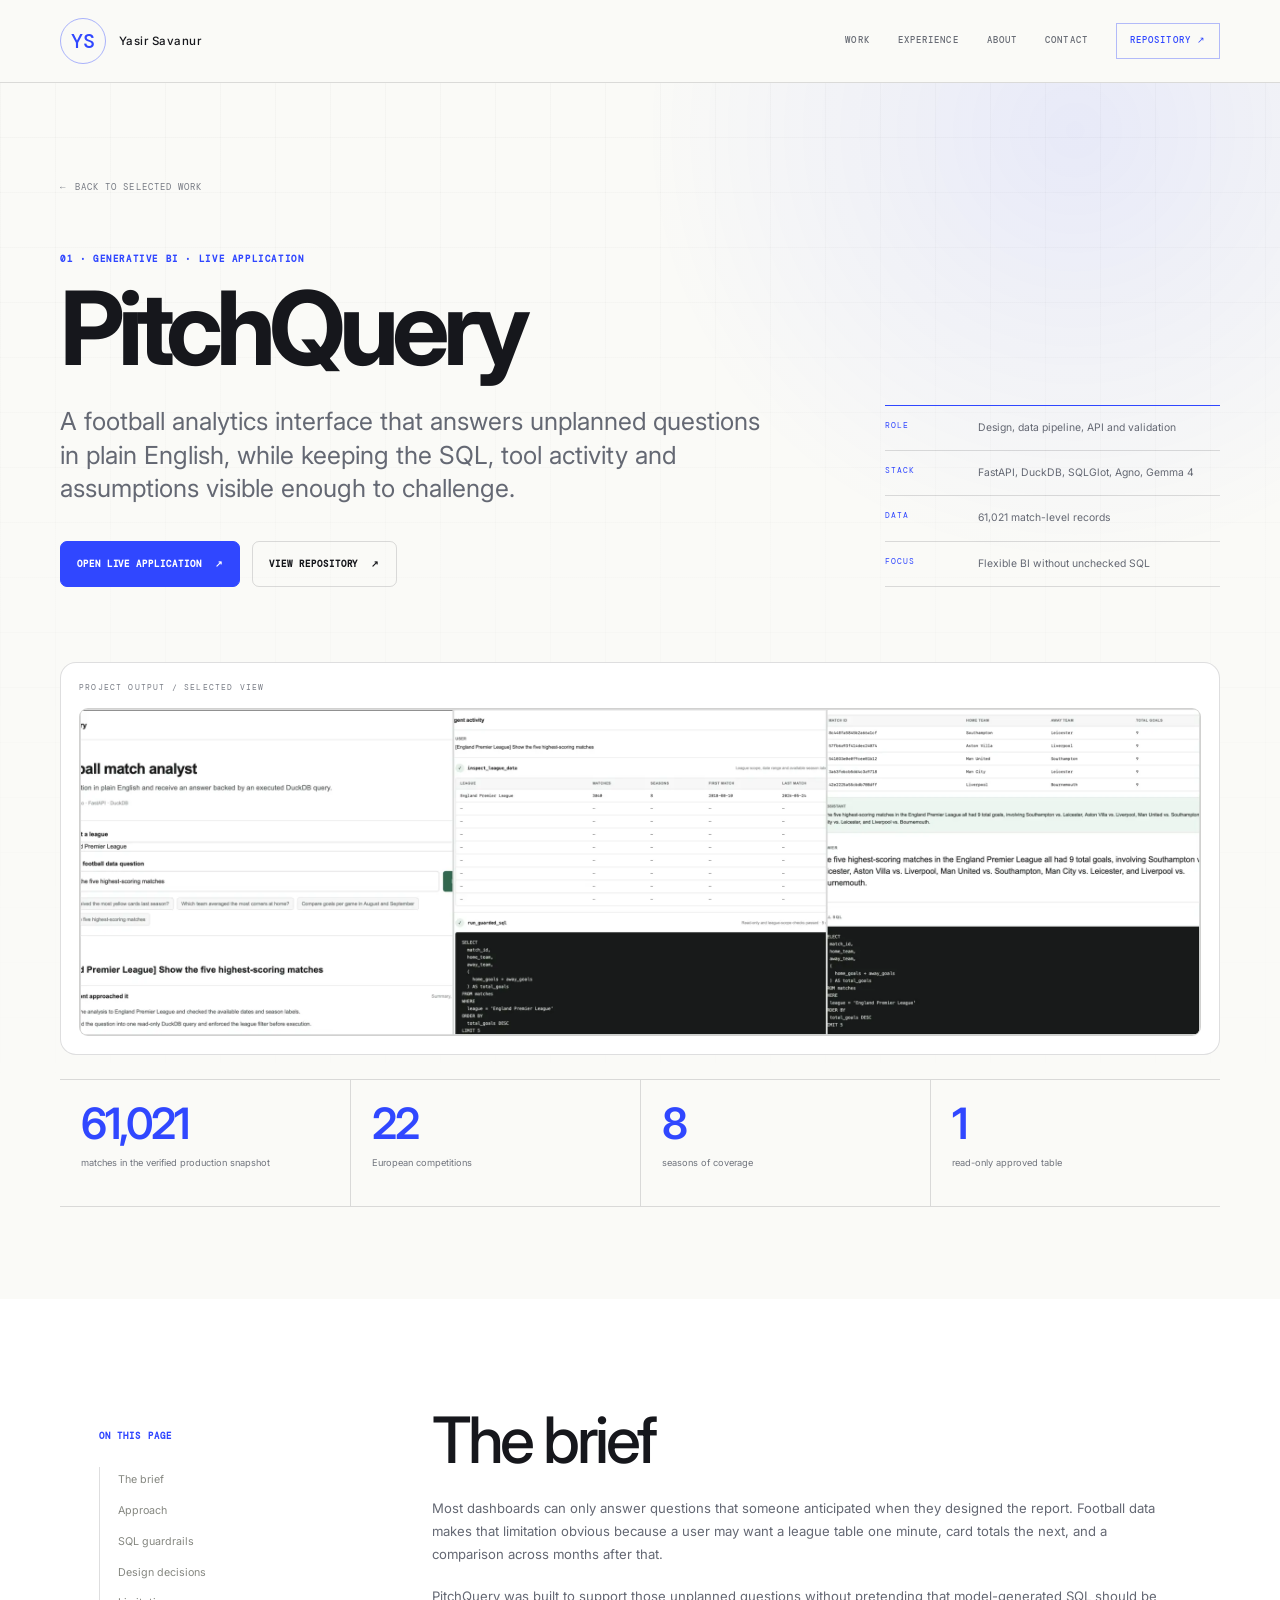
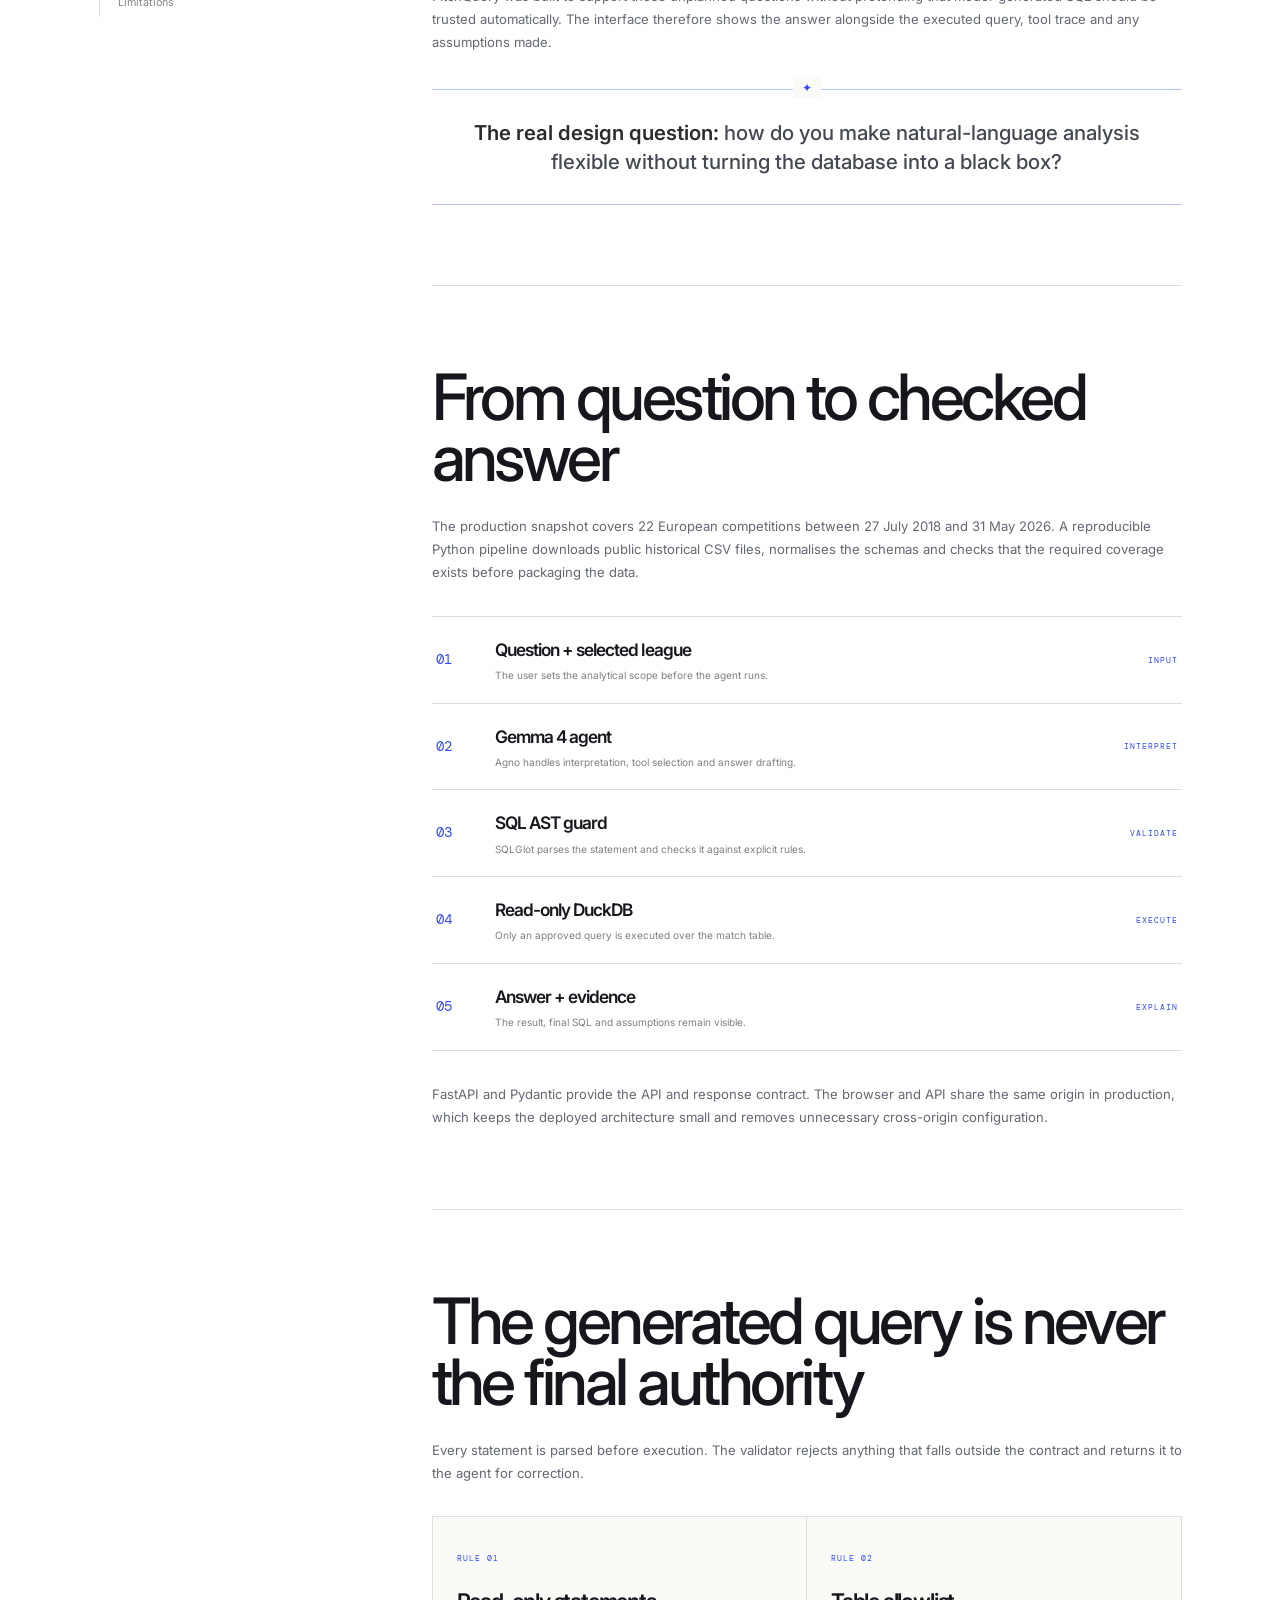
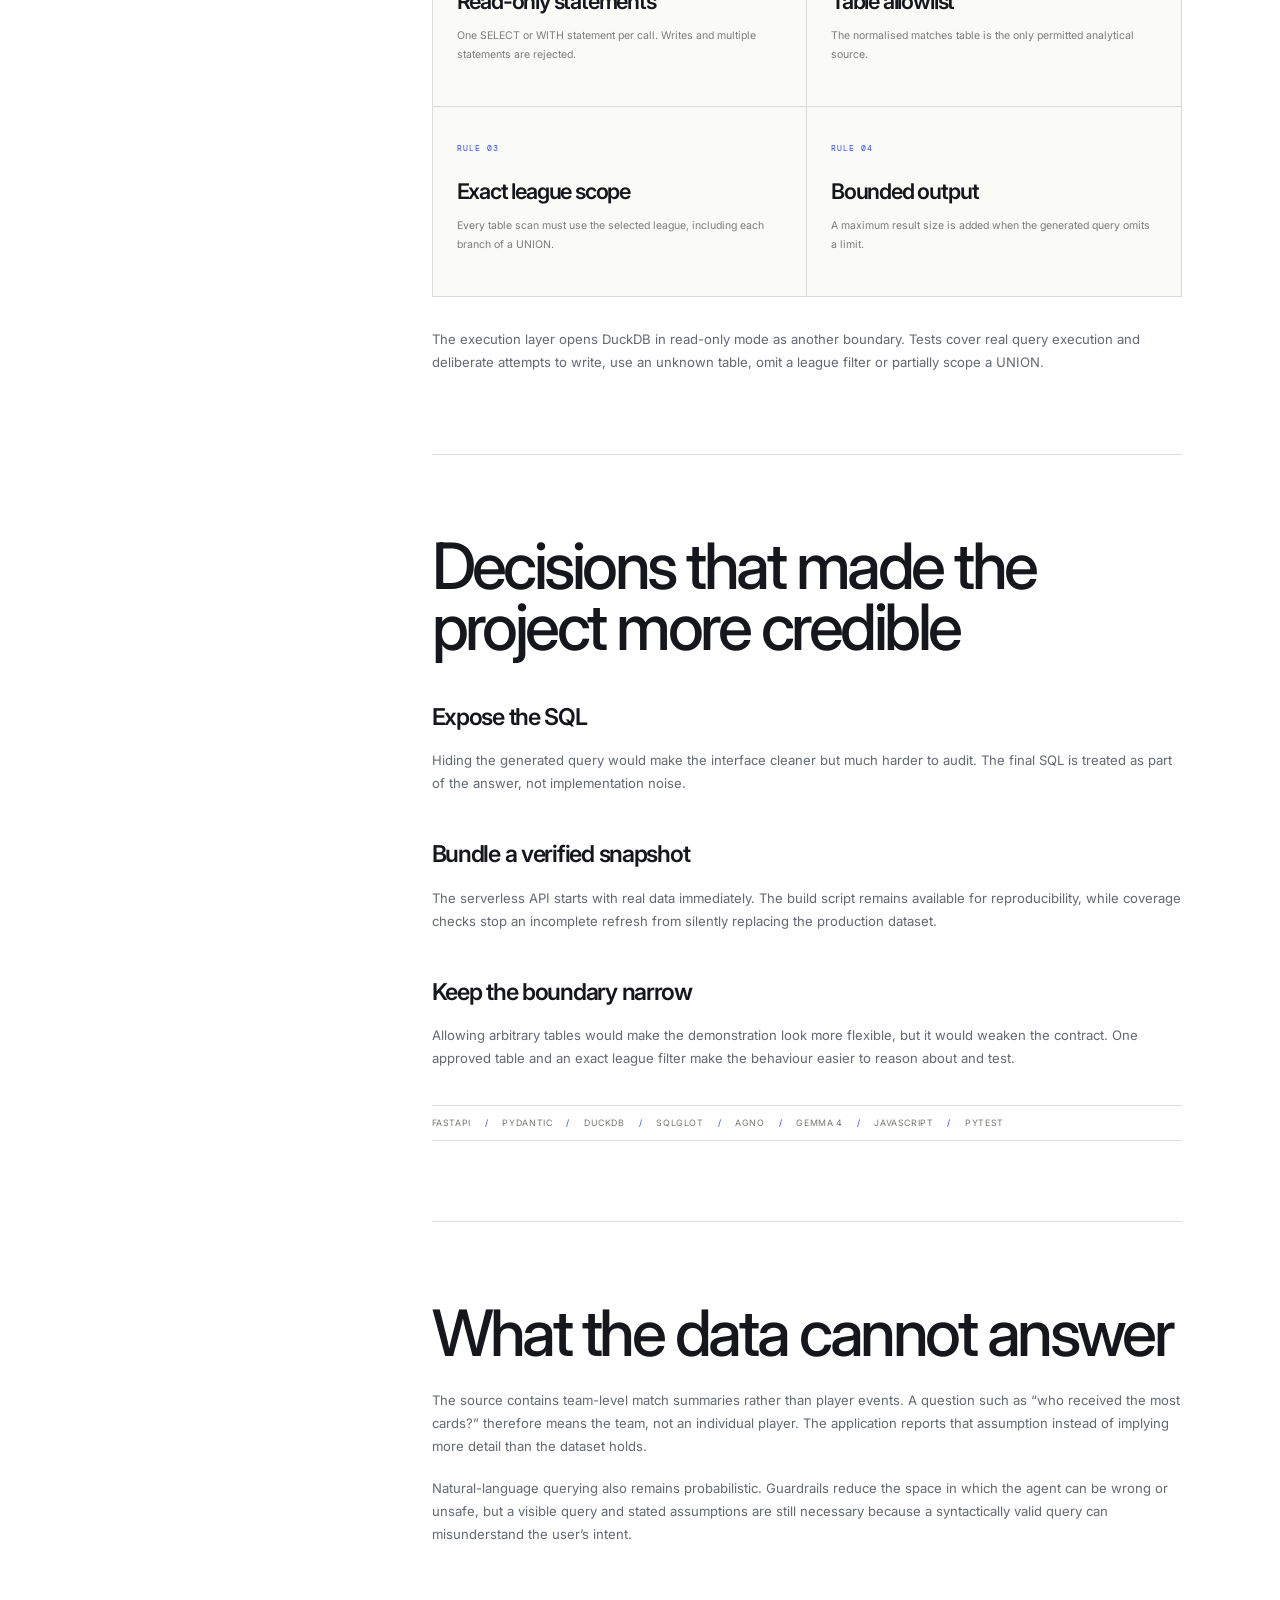
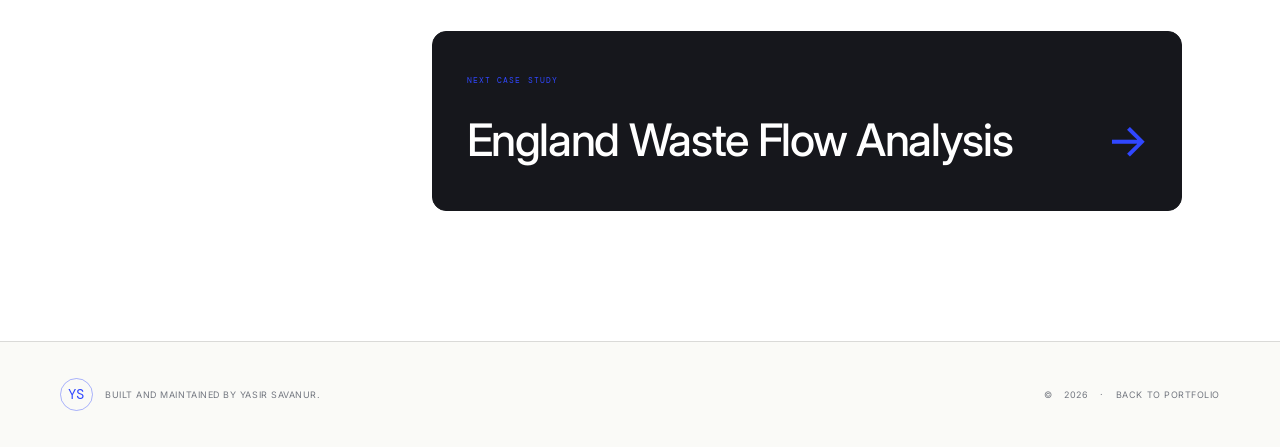
<file: projects/pitchquery.html>
<!DOCTYPE html>
<html lang="en">
  <head>
    <meta charset="utf-8">
    <meta name="viewport" content="width=device-width, initial-scale=1">
    <meta name="description" content="PitchQuery case study: plain-English football analysis with guarded SQL, DuckDB, FastAPI, Agno and Gemma 4.">
    <meta name="theme-color" content="#fafaf7">
    <title>PitchQuery Case Study | Yasir Savanur</title>
    <link rel="stylesheet" href="../assets/css/case-study.css">
    <script src="../assets/js/portfolio.js" defer></script>
  </head>
  <body class="case-page" style="--case-glow: rgba(84, 171, 255, 0.13)">
    <a class="skip-link" href="#case-content">Skip to content</a>
    <header class="site-header is-scrolled" data-header>
      <div class="shell nav-shell">
        <a class="brand" href="../index.html" aria-label="Yasir Savanur, home"><span class="brand-mark">YS</span><span class="brand-text">Yasir Savanur</span></a>
        <button class="nav-toggle" type="button" aria-expanded="false" aria-controls="site-nav" data-nav-toggle><span></span><span></span><span class="sr-only">Open navigation</span></button>
        <nav class="site-nav" id="site-nav" aria-label="Primary navigation" data-nav>
          <a href="../index.html#work">Work</a><a href="../index.html#experience">Experience</a><a href="../index.html#about">About</a><a href="../index.html#contact">Contact</a>
          <a class="nav-cta" href="https://github.com/yasirsavanur/pitchquery-generative-football-bi" target="_blank" rel="noreferrer">Repository <span aria-hidden="true">↗</span></a>
        </nav>
      </div>
    </header>

    <main class="case-main" id="case-content">
      <section class="case-hero">
        <div class="shell">
          <a class="back-link" href="../index.html#work"><span aria-hidden="true">←</span> Back to selected work</a>
          <div class="case-hero-grid">
            <div class="reveal">
              <p class="eyebrow">01 · Generative BI · Live application</p>
              <h1>PitchQuery</h1>
              <p class="case-lead">A football analytics interface that answers unplanned questions in plain English, while keeping the SQL, tool activity and assumptions visible enough to challenge.</p>
              <div class="case-actions">
                <a class="button button-primary" href="https://pitchquery-football-bi.vercel.app" target="_blank" rel="noreferrer">Open live application <span aria-hidden="true">↗</span></a>
                <a class="button button-secondary" href="https://github.com/yasirsavanur/pitchquery-generative-football-bi" target="_blank" rel="noreferrer">View repository <span aria-hidden="true">↗</span></a>
              </div>
            </div>
            <aside class="case-side reveal" aria-label="Project summary">
              <dl>
                <div><dt>Role</dt><dd>Design, data pipeline, API and validation</dd></div>
                <div><dt>Stack</dt><dd>FastAPI, DuckDB, SQLGlot, Agno, Gemma 4</dd></div>
                <div><dt>Data</dt><dd>61,021 match-level records</dd></div>
                <div><dt>Focus</dt><dd>Flexible BI without unchecked SQL</dd></div>
              </dl>
            </aside>
          </div>

          <div class="case-media-shell reveal">
            <img src="../images/pitchquery-agent-case-study.webp" alt="Three-part view of the PitchQuery LLM agent showing a football question, guarded SQL execution and the final SQL-backed answer">
          </div>

          <div class="case-facts reveal">
            <div class="case-fact"><strong>61,021</strong><span>matches in the verified production snapshot</span></div>
            <div class="case-fact"><strong>22</strong><span>European competitions</span></div>
            <div class="case-fact"><strong>8</strong><span>seasons of coverage</span></div>
            <div class="case-fact"><strong>1</strong><span>read-only approved table</span></div>
          </div>
        </div>
      </section>

      <section class="case-content">
        <div class="shell case-layout">
          <aside class="case-toc" aria-label="Case study contents">
            <span>On this page</span>
            <nav aria-label="Case sections"><a href="#brief">The brief</a><a href="#approach">Approach</a><a href="#guardrails">SQL guardrails</a><a href="#decisions">Design decisions</a><a href="#limitations">Limitations</a></nav>
          </aside>

          <article class="case-article">
            <section id="brief">
              <h2>The brief</h2>
              <p>Most dashboards can only answer questions that someone anticipated when they designed the report. Football data makes that limitation obvious because a user may want a league table one minute, card totals the next, and a comparison across months after that.</p>
              <p>PitchQuery was built to support those unplanned questions without pretending that model-generated SQL should be trusted automatically. The interface therefore shows the answer alongside the executed query, tool trace and any assumptions made.</p>
              <div class="callout"><p><strong>The real design question:</strong> how do you make natural-language analysis flexible without turning the database into a black box?</p></div>
            </section>

            <section id="approach">
              <h2>From question to checked answer</h2>
              <p>The production snapshot covers 22 European competitions between 27 July 2018 and 31 May 2026. A reproducible Python pipeline downloads public historical CSV files, normalises the schemas and checks that the required coverage exists before packaging the data.</p>
              <div class="flow-grid">
                <div class="flow-step"><span>01</span><div><b>Question + selected league</b><small>The user sets the analytical scope before the agent runs.</small></div><em>INPUT</em></div>
                <div class="flow-step"><span>02</span><div><b>Gemma 4 agent</b><small>Agno handles interpretation, tool selection and answer drafting.</small></div><em>INTERPRET</em></div>
                <div class="flow-step"><span>03</span><div><b>SQL AST guard</b><small>SQLGlot parses the statement and checks it against explicit rules.</small></div><em>VALIDATE</em></div>
                <div class="flow-step"><span>04</span><div><b>Read-only DuckDB</b><small>Only an approved query is executed over the match table.</small></div><em>EXECUTE</em></div>
                <div class="flow-step"><span>05</span><div><b>Answer + evidence</b><small>The result, final SQL and assumptions remain visible.</small></div><em>EXPLAIN</em></div>
              </div>
              <p>FastAPI and Pydantic provide the API and response contract. The browser and API share the same origin in production, which keeps the deployed architecture small and removes unnecessary cross-origin configuration.</p>
            </section>

            <section id="guardrails">
              <h2>The generated query is never the final authority</h2>
              <p>Every statement is parsed before execution. The validator rejects anything that falls outside the contract and returns it to the agent for correction.</p>
              <div class="decision-grid">
                <article class="decision-card"><span>RULE 01</span><h3>Read-only statements</h3><p>One SELECT or WITH statement per call. Writes and multiple statements are rejected.</p></article>
                <article class="decision-card"><span>RULE 02</span><h3>Table allowlist</h3><p>The normalised matches table is the only permitted analytical source.</p></article>
                <article class="decision-card"><span>RULE 03</span><h3>Exact league scope</h3><p>Every table scan must use the selected league, including each branch of a UNION.</p></article>
                <article class="decision-card"><span>RULE 04</span><h3>Bounded output</h3><p>A maximum result size is added when the generated query omits a limit.</p></article>
              </div>
              <p>The execution layer opens DuckDB in read-only mode as another boundary. Tests cover real query execution and deliberate attempts to write, use an unknown table, omit a league filter or partially scope a UNION.</p>
            </section>

            <section id="decisions">
              <h2>Decisions that made the project more credible</h2>
              <h3>Expose the SQL</h3>
              <p>Hiding the generated query would make the interface cleaner but much harder to audit. The final SQL is treated as part of the answer, not implementation noise.</p>
              <h3>Bundle a verified snapshot</h3>
              <p>The serverless API starts with real data immediately. The build script remains available for reproducibility, while coverage checks stop an incomplete refresh from silently replacing the production dataset.</p>
              <h3>Keep the boundary narrow</h3>
              <p>Allowing arbitrary tables would make the demonstration look more flexible, but it would weaken the contract. One approved table and an exact league filter make the behaviour easier to reason about and test.</p>
              <div class="case-tags"><span>FastAPI</span><span>Pydantic</span><span>DuckDB</span><span>SQLGlot</span><span>Agno</span><span>Gemma 4</span><span>JavaScript</span><span>pytest</span></div>
            </section>

            <section id="limitations">
              <h2>What the data cannot answer</h2>
              <p>The source contains team-level match summaries rather than player events. A question such as “who received the most cards?” therefore means the team, not an individual player. The application reports that assumption instead of implying more detail than the dataset holds.</p>
              <p>Natural-language querying also remains probabilistic. Guardrails reduce the space in which the agent can be wrong or unsafe, but a visible query and stated assumptions are still necessary because a syntactically valid query can misunderstand the user’s intent.</p>
            </section>

            <a class="next-case" href="waste-data.html"><span>Next case study</span><b>England Waste Flow Analysis <i aria-hidden="true">→</i></b></a>
          </article>
        </div>
      </section>
    </main>

    <footer class="site-footer"><div class="shell"><p><span class="brand-mark">YS</span> Built and maintained by Yasir Savanur.</p><p>© <span data-year>2026</span> · <a href="../index.html">Back to portfolio</a></p></div></footer>
  </body>
</html>
</file>
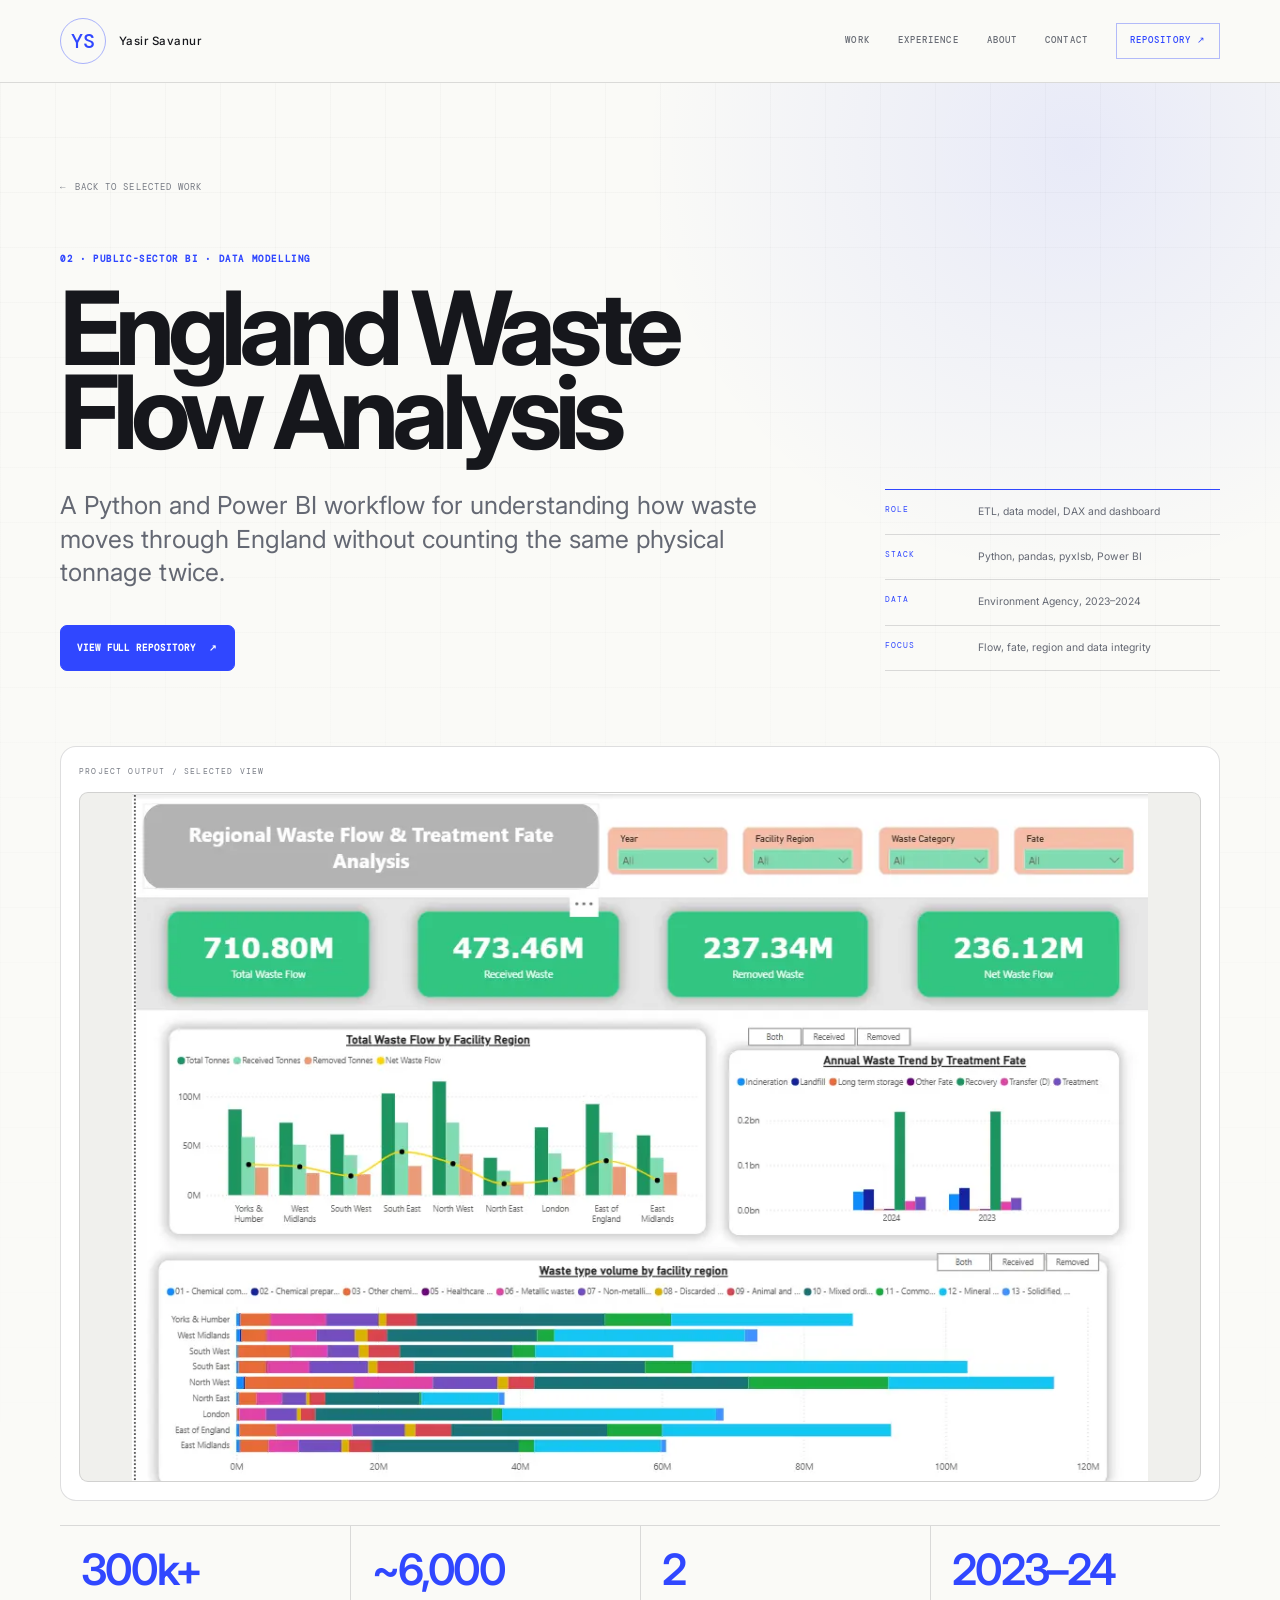
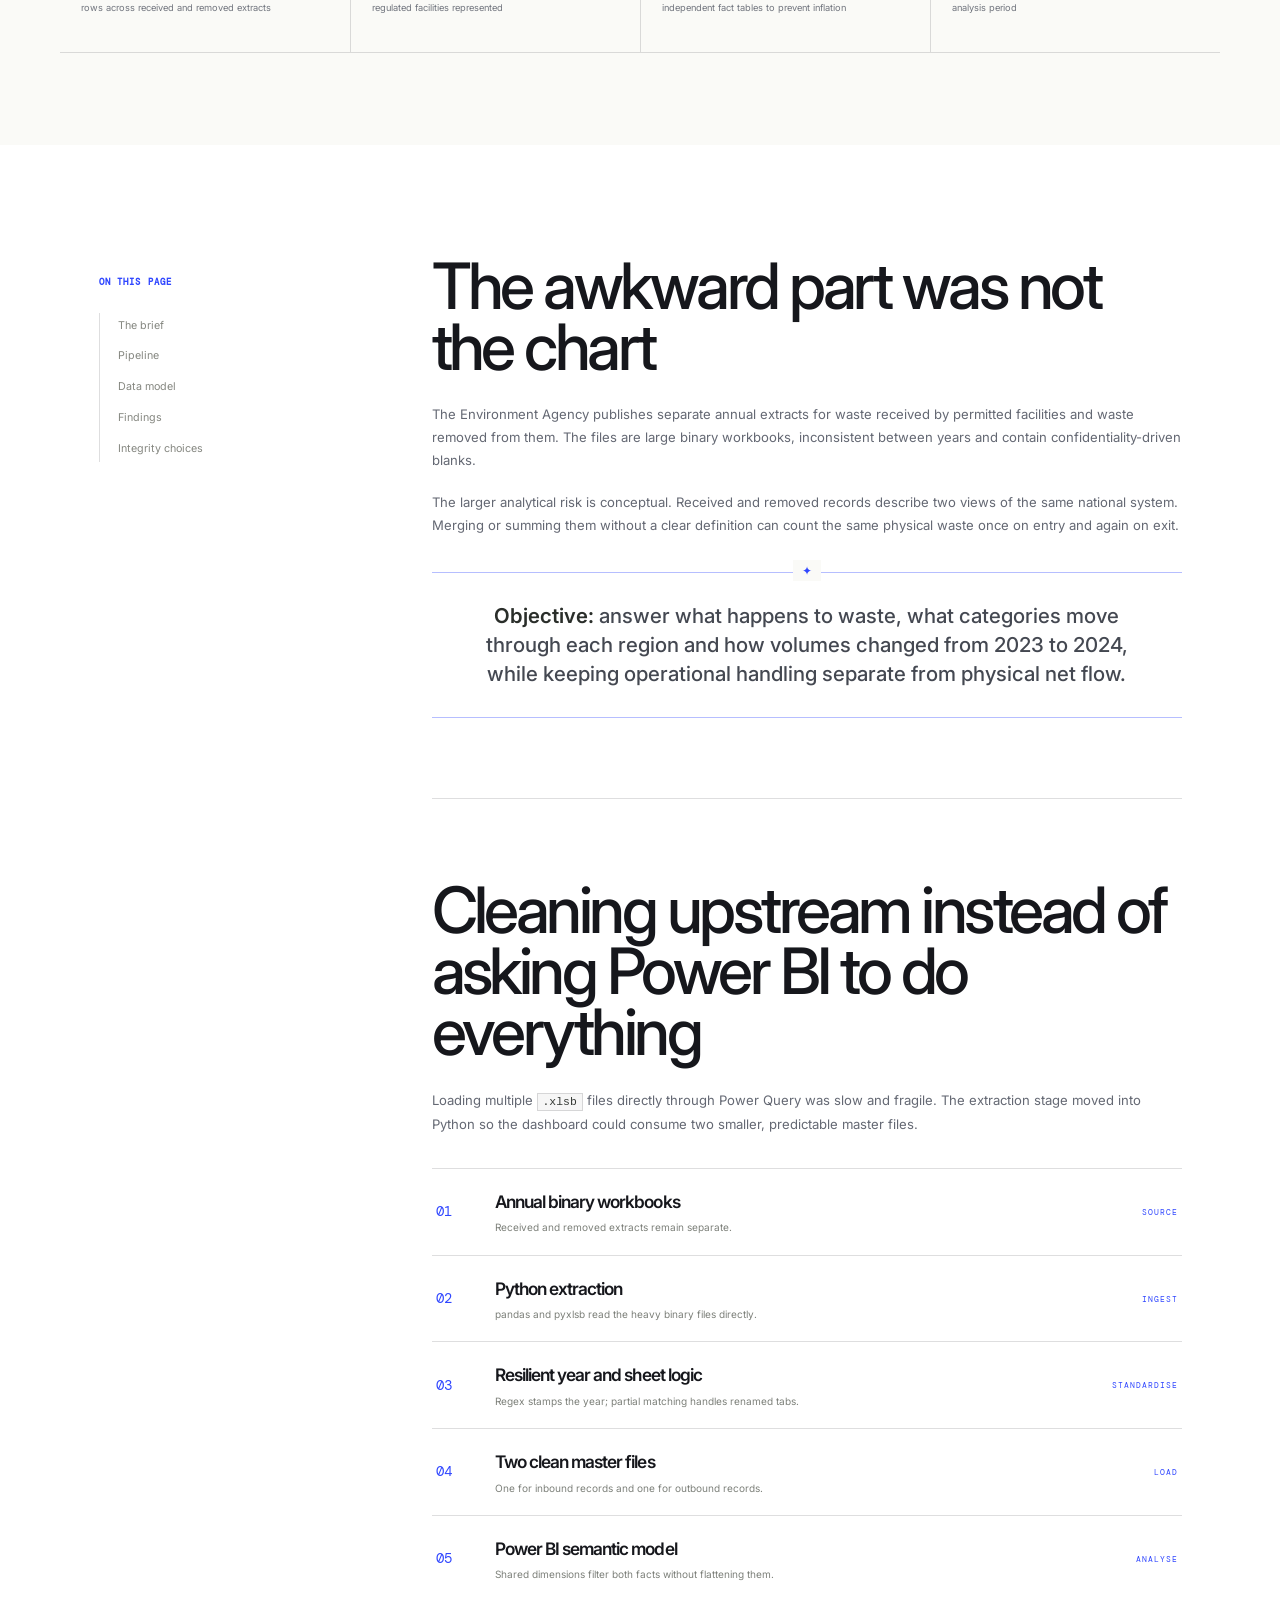
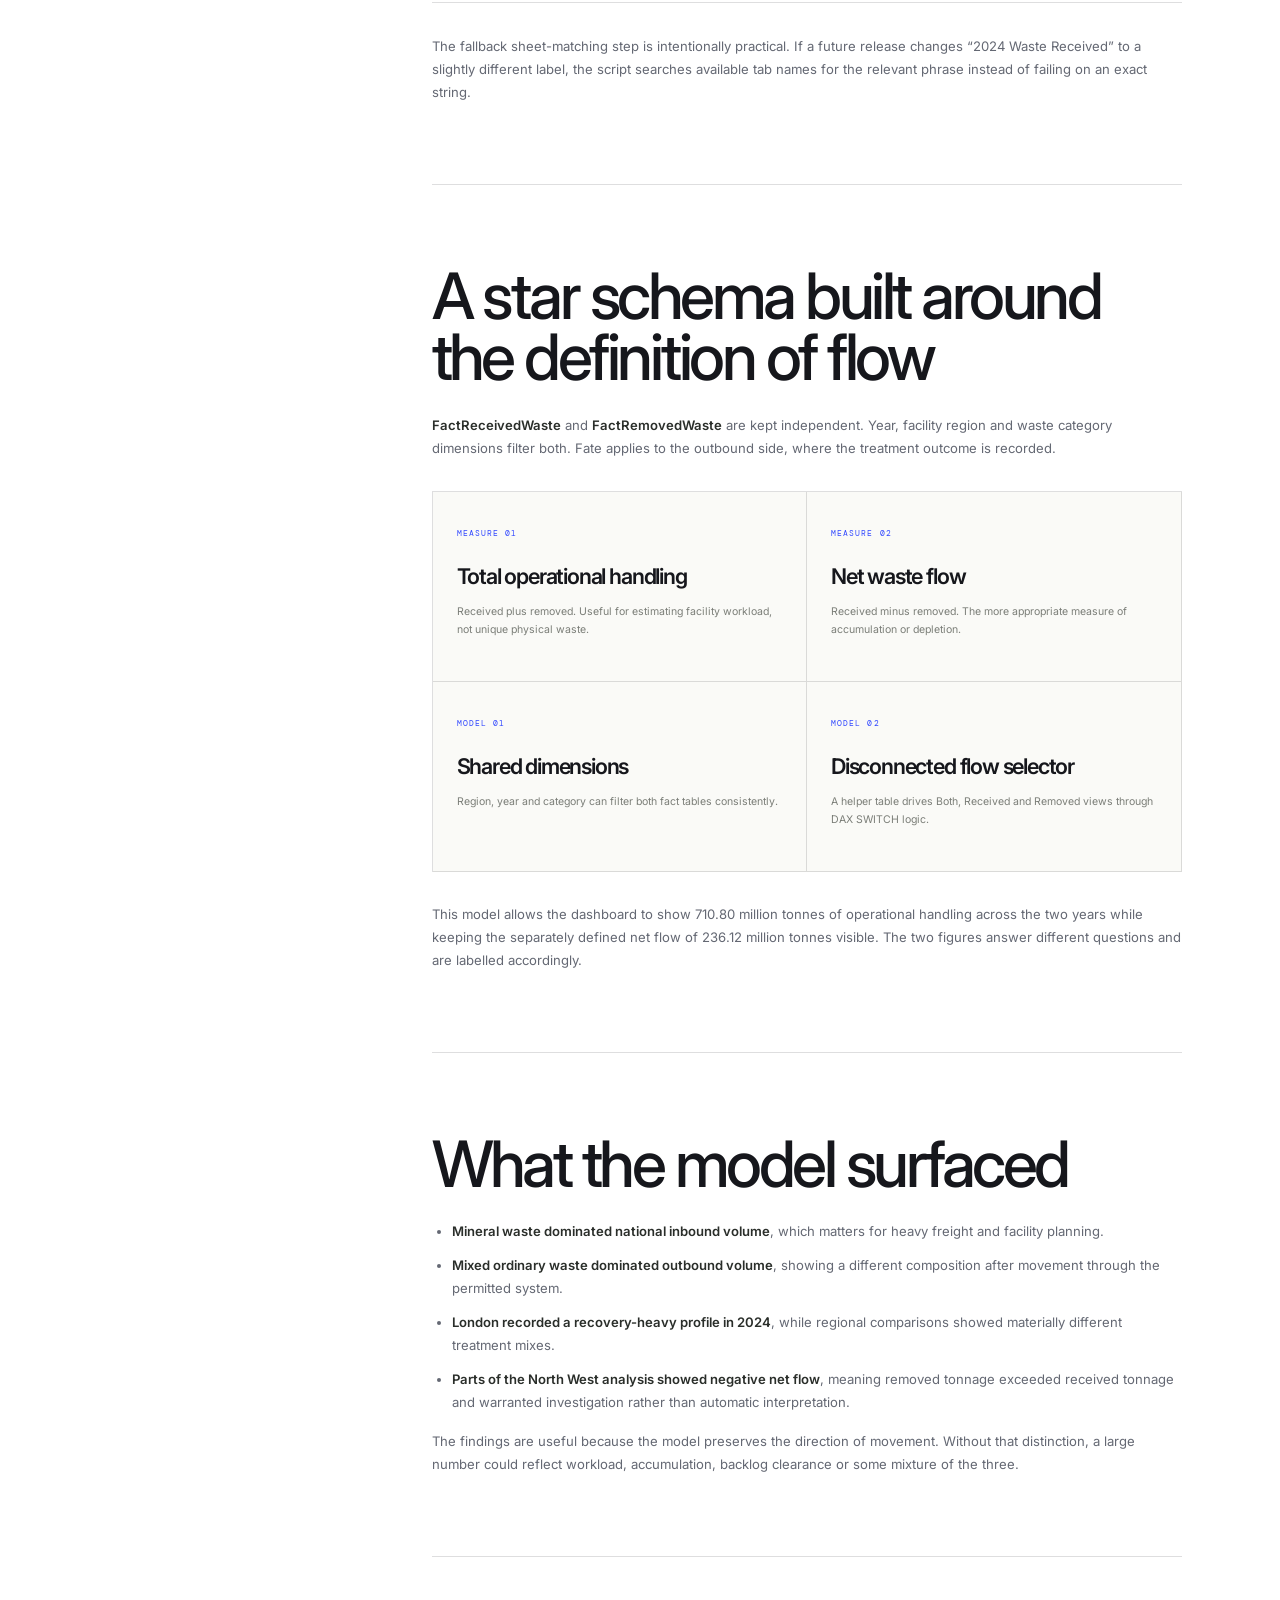
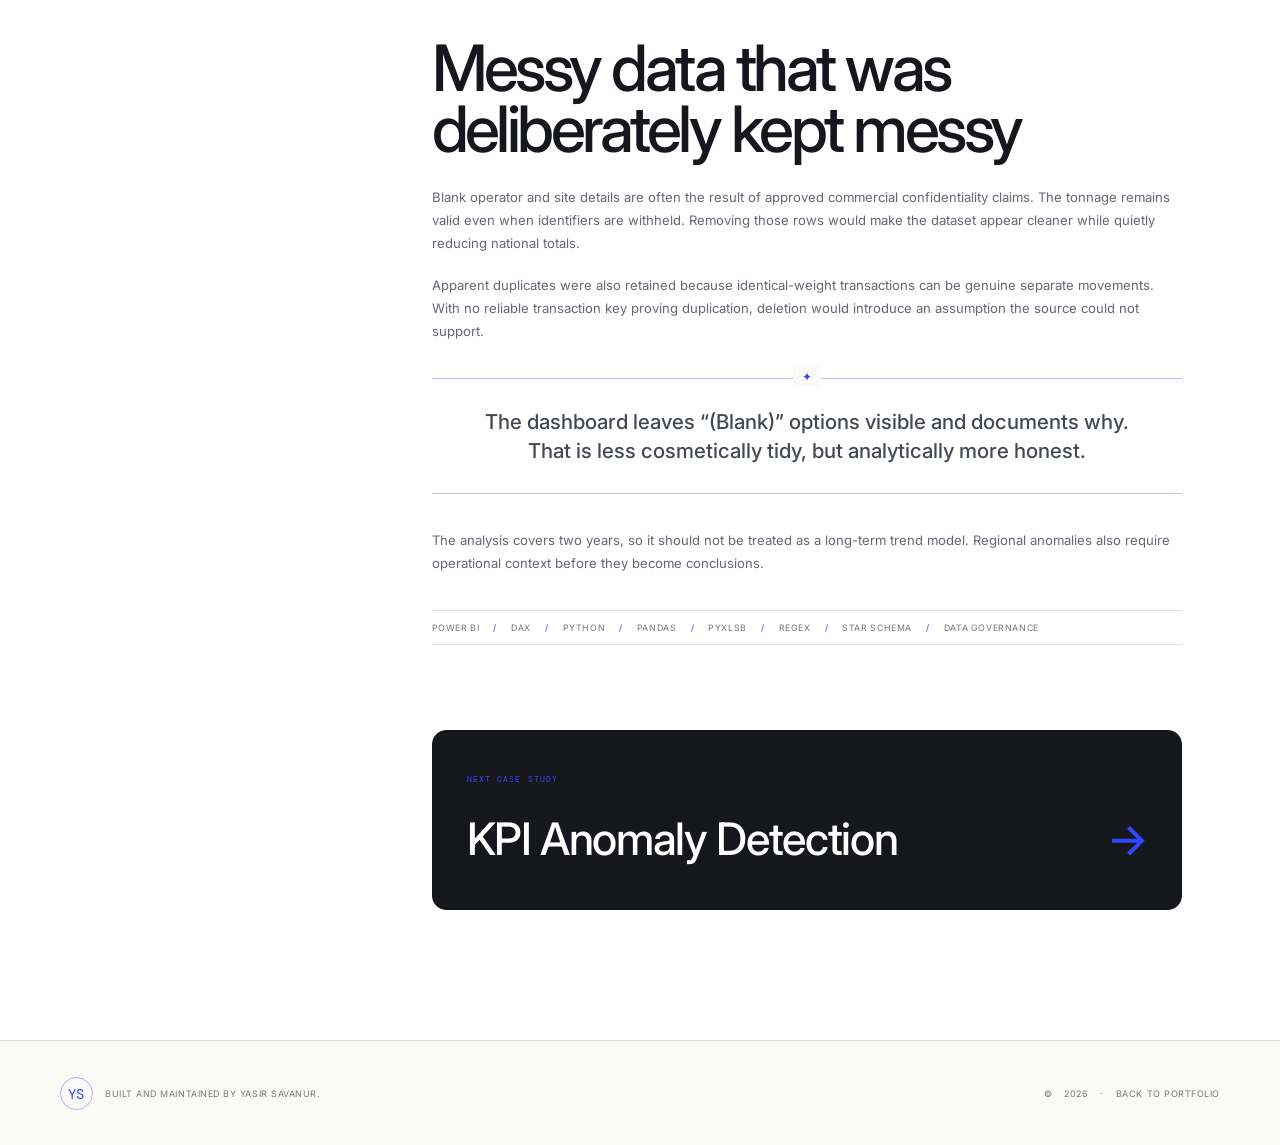
<file: projects/waste-data.html>
<!DOCTYPE html>
<html lang="en">
  <head>
    <meta charset="utf-8">
    <meta name="viewport" content="width=device-width, initial-scale=1">
    <meta name="description" content="England Waste Flow Analysis case study: Python ETL and Power BI modelling across 300,000+ Environment Agency records.">
    <meta name="theme-color" content="#fafaf7">
    <title>England Waste Flow Analysis | Yasir Savanur</title>
    <link rel="stylesheet" href="../assets/css/case-study.css">
    <script src="../assets/js/portfolio.js" defer></script>
  </head>
  <body class="case-page" style="--case-glow: rgba(114, 237, 188, 0.12)">
    <a class="skip-link" href="#case-content">Skip to content</a>
    <header class="site-header is-scrolled" data-header>
      <div class="shell nav-shell">
        <a class="brand" href="../index.html" aria-label="Yasir Savanur, home"><span class="brand-mark">YS</span><span class="brand-text">Yasir Savanur</span></a>
        <button class="nav-toggle" type="button" aria-expanded="false" aria-controls="site-nav" data-nav-toggle><span></span><span></span><span class="sr-only">Open navigation</span></button>
        <nav class="site-nav" id="site-nav" aria-label="Primary navigation" data-nav>
          <a href="../index.html#work">Work</a><a href="../index.html#experience">Experience</a><a href="../index.html#about">About</a><a href="../index.html#contact">Contact</a>
          <a class="nav-cta" href="https://github.com/yasirsavanur/waste_mgmt_data" target="_blank" rel="noreferrer">Repository <span aria-hidden="true">↗</span></a>
        </nav>
      </div>
    </header>

    <main class="case-main" id="case-content">
      <section class="case-hero">
        <div class="shell">
          <a class="back-link" href="../index.html#work"><span aria-hidden="true">←</span> Back to selected work</a>
          <div class="case-hero-grid">
            <div class="reveal">
              <p class="eyebrow">02 · Public-sector BI · Data modelling</p>
              <h1>England Waste Flow Analysis</h1>
              <p class="case-lead">A Python and Power BI workflow for understanding how waste moves through England without counting the same physical tonnage twice.</p>
              <div class="case-actions"><a class="button button-primary" href="https://github.com/yasirsavanur/waste_mgmt_data" target="_blank" rel="noreferrer">View full repository <span aria-hidden="true">↗</span></a></div>
            </div>
            <aside class="case-side reveal" aria-label="Project summary">
              <dl>
                <div><dt>Role</dt><dd>ETL, data model, DAX and dashboard</dd></div>
                <div><dt>Stack</dt><dd>Python, pandas, pyxlsb, Power BI</dd></div>
                <div><dt>Data</dt><dd>Environment Agency, 2023–2024</dd></div>
                <div><dt>Focus</dt><dd>Flow, fate, region and data integrity</dd></div>
              </dl>
            </aside>
          </div>

          <div class="case-media-shell reveal"><img src="../images/england-waste-dashboard.webp" alt="Regional Waste Flow and Treatment Fate Analysis dashboard showing headline measures, regional flows, annual treatment trends and waste categories"></div>
          <div class="case-facts reveal">
            <div class="case-fact"><strong>300k+</strong><span>rows across received and removed extracts</span></div>
            <div class="case-fact"><strong>~6,000</strong><span>regulated facilities represented</span></div>
            <div class="case-fact"><strong>2</strong><span>independent fact tables to prevent inflation</span></div>
            <div class="case-fact"><strong>2023–24</strong><span>analysis period</span></div>
          </div>
        </div>
      </section>

      <section class="case-content">
        <div class="shell case-layout">
          <aside class="case-toc" aria-label="Case study contents"><span>On this page</span><nav aria-label="Case sections"><a href="#brief">The brief</a><a href="#pipeline">Pipeline</a><a href="#model">Data model</a><a href="#findings">Findings</a><a href="#integrity">Integrity choices</a></nav></aside>
          <article class="case-article">
            <section id="brief">
              <h2>The awkward part was not the chart</h2>
              <p>The Environment Agency publishes separate annual extracts for waste received by permitted facilities and waste removed from them. The files are large binary workbooks, inconsistent between years and contain confidentiality-driven blanks.</p>
              <p>The larger analytical risk is conceptual. Received and removed records describe two views of the same national system. Merging or summing them without a clear definition can count the same physical waste once on entry and again on exit.</p>
              <div class="callout"><p><strong>Objective:</strong> answer what happens to waste, what categories move through each region and how volumes changed from 2023 to 2024, while keeping operational handling separate from physical net flow.</p></div>
            </section>

            <section id="pipeline">
              <h2>Cleaning upstream instead of asking Power BI to do everything</h2>
              <p>Loading multiple <code>.xlsb</code> files directly through Power Query was slow and fragile. The extraction stage moved into Python so the dashboard could consume two smaller, predictable master files.</p>
              <div class="flow-grid">
                <div class="flow-step"><span>01</span><div><b>Annual binary workbooks</b><small>Received and removed extracts remain separate.</small></div><em>SOURCE</em></div>
                <div class="flow-step"><span>02</span><div><b>Python extraction</b><small>pandas and pyxlsb read the heavy binary files directly.</small></div><em>INGEST</em></div>
                <div class="flow-step"><span>03</span><div><b>Resilient year and sheet logic</b><small>Regex stamps the year; partial matching handles renamed tabs.</small></div><em>STANDARDISE</em></div>
                <div class="flow-step"><span>04</span><div><b>Two clean master files</b><small>One for inbound records and one for outbound records.</small></div><em>LOAD</em></div>
                <div class="flow-step"><span>05</span><div><b>Power BI semantic model</b><small>Shared dimensions filter both facts without flattening them.</small></div><em>ANALYSE</em></div>
              </div>
              <p>The fallback sheet-matching step is intentionally practical. If a future release changes “2024 Waste Received” to a slightly different label, the script searches available tab names for the relevant phrase instead of failing on an exact string.</p>
            </section>

            <section id="model">
              <h2>A star schema built around the definition of flow</h2>
              <p><strong>FactReceivedWaste</strong> and <strong>FactRemovedWaste</strong> are kept independent. Year, facility region and waste category dimensions filter both. Fate applies to the outbound side, where the treatment outcome is recorded.</p>
              <div class="decision-grid">
                <article class="decision-card"><span>MEASURE 01</span><h3>Total operational handling</h3><p>Received plus removed. Useful for estimating facility workload, not unique physical waste.</p></article>
                <article class="decision-card"><span>MEASURE 02</span><h3>Net waste flow</h3><p>Received minus removed. The more appropriate measure of accumulation or depletion.</p></article>
                <article class="decision-card"><span>MODEL 01</span><h3>Shared dimensions</h3><p>Region, year and category can filter both fact tables consistently.</p></article>
                <article class="decision-card"><span>MODEL 02</span><h3>Disconnected flow selector</h3><p>A helper table drives Both, Received and Removed views through DAX SWITCH logic.</p></article>
              </div>
              <p>This model allows the dashboard to show 710.80 million tonnes of operational handling across the two years while keeping the separately defined net flow of 236.12 million tonnes visible. The two figures answer different questions and are labelled accordingly.</p>
            </section>

            <section id="findings">
              <h2>What the model surfaced</h2>
              <ul>
                <li><strong>Mineral waste dominated national inbound volume</strong>, which matters for heavy freight and facility planning.</li>
                <li><strong>Mixed ordinary waste dominated outbound volume</strong>, showing a different composition after movement through the permitted system.</li>
                <li><strong>London recorded a recovery-heavy profile in 2024</strong>, while regional comparisons showed materially different treatment mixes.</li>
                <li><strong>Parts of the North West analysis showed negative net flow</strong>, meaning removed tonnage exceeded received tonnage and warranted investigation rather than automatic interpretation.</li>
              </ul>
              <p>The findings are useful because the model preserves the direction of movement. Without that distinction, a large number could reflect workload, accumulation, backlog clearance or some mixture of the three.</p>
            </section>

            <section id="integrity">
              <h2>Messy data that was deliberately kept messy</h2>
              <p>Blank operator and site details are often the result of approved commercial confidentiality claims. The tonnage remains valid even when identifiers are withheld. Removing those rows would make the dataset appear cleaner while quietly reducing national totals.</p>
              <p>Apparent duplicates were also retained because identical-weight transactions can be genuine separate movements. With no reliable transaction key proving duplication, deletion would introduce an assumption the source could not support.</p>
              <div class="callout"><p>The dashboard leaves “(Blank)” options visible and documents why. That is less cosmetically tidy, but analytically more honest.</p></div>
              <p>The analysis covers two years, so it should not be treated as a long-term trend model. Regional anomalies also require operational context before they become conclusions.</p>
              <div class="case-tags"><span>Power BI</span><span>DAX</span><span>Python</span><span>pandas</span><span>pyxlsb</span><span>Regex</span><span>Star schema</span><span>Data governance</span></div>
            </section>

            <a class="next-case" href="kpi-anomaly.html"><span>Next case study</span><b>KPI Anomaly Detection <i aria-hidden="true">→</i></b></a>
          </article>
        </div>
      </section>
    </main>
    <footer class="site-footer"><div class="shell"><p><span class="brand-mark">YS</span> Built and maintained by Yasir Savanur.</p><p>© <span data-year>2026</span> · <a href="../index.html">Back to portfolio</a></p></div></footer>
  </body>
</html>
</file>
<file: assets/css/case-study.css>
@import url("https://fonts.googleapis.com/css2?family=DM+Mono:wght@400;500&family=Inter:wght@400;500;600;700&display=swap");

:root {
  --ink: #16171c;
  --ink-soft: #202126;
  --paper: #fafaf7;
  --paper-deep: #f1f1ed;
  --white: #ffffff;
  --gold: #3047ff;
  --gold-bright: #3047ff;
  --muted-dark: #747881;
  --muted-light: #646873;
  --line-dark: rgba(22, 23, 28, 0.14);
  --line-light: rgba(22, 23, 28, 0.14);
  --serif: "Inter", Arial, sans-serif;
  --sans: "Inter", Arial, sans-serif;
  --mono: "DM Mono", "Courier New", monospace;
  --shell: 1160px;
}

* {
  box-sizing: border-box;
}

html {
  scroll-behavior: smooth;
  scroll-padding-top: 96px;
}

body {
  margin: 0;
  background: var(--ink);
  color: var(--white);
  font-family: var(--sans);
  font-size: 16px;
  font-weight: 400;
  line-height: 1.75;
  -webkit-font-smoothing: antialiased;
}

a {
  color: inherit;
  text-decoration: none;
}

img {
  display: block;
  max-width: 100%;
}

button {
  font: inherit;
}

::selection {
  background: var(--gold);
  color: var(--ink);
}

.shell {
  width: min(calc(100% - 48px), var(--shell));
  margin-inline: auto;
}

.sr-only {
  position: absolute;
  width: 1px;
  height: 1px;
  padding: 0;
  margin: -1px;
  overflow: hidden;
  clip: rect(0, 0, 0, 0);
  white-space: nowrap;
  border: 0;
}

.skip-link {
  position: fixed;
  top: 10px;
  left: 10px;
  z-index: 1000;
  padding: 8px 13px;
  background: var(--gold-bright);
  color: var(--ink);
  font-size: 0.7rem;
  transform: translateY(-160%);
}

.skip-link:focus {
  transform: translateY(0);
}

:focus-visible {
  outline: 2px solid var(--gold-bright);
  outline-offset: 4px;
}

.site-header {
  position: fixed;
  inset: 0 0 auto;
  z-index: 100;
  border-bottom: 1px solid var(--line-dark);
  background: rgba(13, 17, 15, 0.96);
  backdrop-filter: blur(14px);
}

.nav-shell {
  display: flex;
  min-height: 82px;
  align-items: center;
  justify-content: space-between;
}

.brand {
  display: inline-flex;
  align-items: center;
  gap: 13px;
  color: var(--white);
  font-size: 0.72rem;
  font-weight: 500;
  letter-spacing: 0.04em;
}

.brand-mark {
  display: grid;
  width: 46px;
  height: 46px;
  place-items: center;
  border: 1px solid rgba(166, 138, 85, 0.66);
  border-radius: 50%;
  color: var(--gold-bright);
  font-family: var(--serif);
  font-size: 1.25rem;
}

.site-nav {
  display: flex;
  align-items: center;
  gap: 28px;
  color: #aaada7;
  font-size: 0.57rem;
  font-weight: 500;
  letter-spacing: 0.12em;
  text-transform: uppercase;
}

.site-nav a:hover {
  color: var(--gold-bright);
}

.nav-cta {
  padding: 9px 13px;
  border: 1px solid rgba(166, 138, 85, 0.5);
}

.nav-toggle {
  display: none;
  width: 42px;
  height: 42px;
  border: 1px solid var(--line-dark);
  background: transparent;
  color: var(--white);
}

.nav-toggle > span:not(.sr-only) {
  display: block;
  width: 17px;
  height: 1px;
  margin: 5px auto;
  background: currentColor;
}

.case-main {
  padding-top: 82px;
}

.case-hero {
  position: relative;
  padding: 88px 0 92px;
  overflow: hidden;
  background:
    radial-gradient(circle at 83% 10%, var(--case-glow, rgba(166, 138, 85, 0.09)), transparent 27rem),
    linear-gradient(135deg, #0b0e0d, #111613 72%, #0b0e0d);
}

.case-hero::before {
  position: absolute;
  inset: 0;
  pointer-events: none;
  background-image:
    linear-gradient(rgba(255, 255, 255, 0.018) 1px, transparent 1px),
    linear-gradient(90deg, rgba(255, 255, 255, 0.018) 1px, transparent 1px);
  background-size: 55px 55px;
  content: "";
  mask-image: linear-gradient(to bottom, black, transparent 88%);
}

.case-hero .shell {
  position: relative;
  z-index: 1;
}

.back-link {
  display: inline-flex;
  gap: 8px;
  align-items: center;
  margin-bottom: 55px;
  color: #838881;
  font-size: 0.57rem;
  letter-spacing: 0.12em;
  text-transform: uppercase;
}

.back-link:hover {
  color: var(--gold-bright);
}

.case-hero-grid {
  display: grid;
  grid-template-columns: minmax(0, 1.25fr) minmax(300px, 0.58fr);
  gap: clamp(55px, 8vw, 110px);
  align-items: end;
}

.eyebrow {
  margin: 0 0 20px;
  color: var(--gold);
  font-size: 0.59rem;
  font-weight: 600;
  letter-spacing: 0.17em;
  text-transform: uppercase;
}

.case-hero h1 {
  max-width: 850px;
  margin: 0;
  color: var(--white);
  font-family: var(--serif);
  font-size: clamp(4rem, 8vw, 8.2rem);
  font-weight: 400;
  letter-spacing: -0.06em;
  line-height: 0.82;
}

.case-lead {
  max-width: 720px;
  margin: 34px 0 0;
  color: #b6b9b2;
  font-family: var(--serif);
  font-size: clamp(1.28rem, 2.2vw, 1.75rem);
  line-height: 1.35;
}

.case-actions {
  display: flex;
  flex-wrap: wrap;
  gap: 12px;
  margin-top: 35px;
}

.button {
  display: inline-flex;
  min-height: 46px;
  align-items: center;
  gap: 13px;
  padding: 10px 16px;
  border: 1px solid var(--gold);
  color: var(--white);
  font-size: 0.58rem;
  font-weight: 600;
  letter-spacing: 0.1em;
  text-transform: uppercase;
  transition: background 160ms ease, color 160ms ease, border-color 160ms ease;
}

.button:hover,
.button-primary {
  background: var(--gold);
  color: var(--ink);
}

.button-primary:hover {
  border-color: var(--gold-bright);
  background: var(--gold-bright);
}

.button-secondary {
  border-color: var(--line-dark);
}

.case-side {
  border-top: 1px solid rgba(166, 138, 85, 0.62);
  border-bottom: 1px solid var(--line-dark);
}

.case-side dl {
  margin: 0;
}

.case-side dl > div {
  display: grid;
  grid-template-columns: 78px 1fr;
  gap: 15px;
  padding: 13px 0;
}

.case-side dl > div + div {
  border-top: 1px solid var(--line-dark);
}

.case-side dt {
  color: var(--gold);
  font-size: 0.53rem;
  letter-spacing: 0.11em;
  text-transform: uppercase;
}

.case-side dd {
  margin: 0;
  color: #a4a8a1;
  font-size: 0.65rem;
}

.case-media-shell {
  position: relative;
  margin-top: 75px;
  padding: 18px;
  border: 1px solid rgba(166, 138, 85, 0.46);
  background: #090c0a;
}

.case-media-shell::before {
  display: block;
  margin-bottom: 13px;
  color: #6f746d;
  content: "PROJECT OUTPUT / SELECTED VIEW";
  font-size: 0.49rem;
  letter-spacing: 0.15em;
}

.case-media-shell img {
  width: 100%;
  max-height: 690px;
  object-fit: contain;
  border: 1px solid var(--line-dark);
  background: #101412;
}

.case-facts {
  display: grid;
  grid-template-columns: repeat(4, 1fr);
  margin-top: 24px;
  border-top: 1px solid var(--line-dark);
  border-bottom: 1px solid var(--line-dark);
}

.case-fact {
  min-height: 126px;
  padding: 22px 21px;
}

.case-fact + .case-fact {
  border-left: 1px solid var(--line-dark);
}

.case-fact strong,
.case-fact span {
  display: block;
}

.case-fact strong {
  color: var(--gold-bright);
  font-family: var(--serif);
  font-size: clamp(1.7rem, 3.4vw, 2.7rem);
  font-weight: 400;
  line-height: 1;
}

.case-fact span {
  margin-top: 10px;
  color: #737871;
  font-size: 0.58rem;
  line-height: 1.5;
}

.case-content {
  padding: 110px 0 130px;
  background: var(--paper);
  color: var(--ink);
}

.case-layout {
  display: grid;
  grid-template-columns: 205px minmax(0, 750px);
  gap: clamp(65px, 10vw, 145px);
  justify-content: center;
}

.case-toc {
  position: sticky;
  top: 120px;
  align-self: start;
  padding-top: 10px;
}

.case-toc > span {
  color: var(--gold);
  font-size: 0.55rem;
  font-weight: 600;
  letter-spacing: 0.13em;
  text-transform: uppercase;
}

.case-toc nav {
  display: grid;
  gap: 12px;
  margin-top: 20px;
  padding: 4px 0 4px 18px;
  border-left: 1px solid var(--line-light);
}

.case-toc a {
  color: #858780;
  font-size: 0.67rem;
}

.case-toc a:hover {
  color: var(--ink);
}

.case-article section + section {
  margin-top: 80px;
  padding-top: 80px;
  border-top: 1px solid var(--line-light);
}

.case-article h2 {
  margin: 0 0 26px;
  color: var(--ink);
  font-family: var(--serif);
  font-size: clamp(2.8rem, 5vw, 4.5rem);
  font-weight: 500;
  letter-spacing: -0.05em;
  line-height: 0.96;
}

.case-article h3 {
  margin: 39px 0 12px;
  color: var(--ink);
  font-family: var(--serif);
  font-size: 1.45rem;
  font-weight: 600;
}

.case-article p,
.case-article li {
  color: var(--muted-light);
  font-size: 0.82rem;
}

.case-article p {
  margin: 0 0 19px;
}

.case-article ul,
.case-article ol {
  display: grid;
  gap: 11px;
  padding-left: 20px;
}

.case-article strong {
  color: #2a2e2a;
  font-weight: 600;
}

.case-article code {
  padding: 2px 5px;
  border: 1px solid var(--line-light);
  background: rgba(13, 17, 15, 0.035);
  color: #353935;
  font-size: 0.87em;
}

.callout {
  position: relative;
  margin: 35px 0;
  padding: 28px 35px;
  border-top: 1px solid rgba(166, 138, 85, 0.65);
  border-bottom: 1px solid rgba(166, 138, 85, 0.65);
}

.callout::before {
  position: absolute;
  top: -13px;
  left: 50%;
  padding: 0 9px;
  background: var(--paper);
  color: var(--gold);
  content: "✦";
  font-size: 0.75rem;
  transform: translateX(-50%);
}

.callout p {
  margin: 0;
  color: #4c514b;
  font-family: var(--serif);
  font-size: 1.28rem;
  line-height: 1.42;
  text-align: center;
}

.flow-grid {
  margin: 32px 0;
  border-top: 1px solid var(--line-light);
}

.flow-step {
  display: grid;
  grid-template-columns: 44px 1fr auto;
  gap: 15px;
  align-items: center;
  padding: 18px 4px;
  border-bottom: 1px solid var(--line-light);
}

.flow-step > span:first-child {
  color: var(--gold);
  font-family: var(--serif);
  font-size: 1.35rem;
}

.flow-step b,
.flow-step small {
  display: block;
}

.flow-step b {
  color: var(--ink);
  font-family: var(--serif);
  font-size: 1.08rem;
  font-weight: 600;
}

.flow-step small {
  margin-top: 2px;
  color: #7d807a;
  font-size: 0.63rem;
}

.flow-step em {
  color: var(--gold);
  font-size: 0.5rem;
  font-style: normal;
  letter-spacing: 0.12em;
}

.decision-grid {
  display: grid;
  grid-template-columns: 1fr 1fr;
  margin: 31px 0;
  border-top: 1px solid var(--line-light);
  border-left: 1px solid var(--line-light);
}

.decision-card {
  min-height: 190px;
  padding: 24px;
  border-right: 1px solid var(--line-light);
  border-bottom: 1px solid var(--line-light);
}

.decision-card span {
  color: var(--gold);
  font-size: 0.52rem;
  letter-spacing: 0.13em;
}

.decision-card h3 {
  margin: 14px 0 7px;
  font-size: 1.35rem;
}

.decision-card p {
  margin: 0;
  color: #7b7e78;
  font-size: 0.66rem;
}

.case-tags {
  display: flex;
  flex-wrap: wrap;
  margin-top: 35px;
  padding: 0;
  border-top: 1px solid var(--line-light);
  border-bottom: 1px solid var(--line-light);
}

.case-tags span {
  padding: 9px 14px 9px 0;
  color: #747771;
  font-size: 0.55rem;
  letter-spacing: 0.07em;
  text-transform: uppercase;
}

.case-tags span + span::before {
  margin-right: 14px;
  color: var(--gold);
  content: "/";
}

.next-case {
  display: block;
  margin-top: 85px;
  padding: 31px 34px;
  border: 1px solid var(--ink);
  background: var(--ink);
  color: var(--white);
}

.next-case:hover {
  border-color: var(--gold);
}

.next-case > span {
  color: var(--gold);
  font-size: 0.53rem;
  letter-spacing: 0.13em;
  text-transform: uppercase;
}

.next-case b {
  display: flex;
  justify-content: space-between;
  margin-top: 10px;
  font-family: var(--serif);
  font-size: clamp(1.8rem, 3.6vw, 2.8rem);
  font-weight: 500;
  letter-spacing: -0.03em;
}

.next-case i {
  color: var(--gold-bright);
  font-style: normal;
}

.qa-visual {
  display: grid;
  min-height: 430px;
  align-content: center;
  padding: clamp(28px, 7vw, 90px);
  background:
    linear-gradient(rgba(255, 255, 255, 0.018) 1px, transparent 1px),
    linear-gradient(90deg, rgba(255, 255, 255, 0.018) 1px, transparent 1px),
    #0e1310;
  background-size: 36px 36px;
}

.qa-job {
  display: grid;
  grid-template-columns: 12px 1fr auto;
  gap: 13px;
  align-items: center;
  padding: 16px 2px;
  border-bottom: 1px solid var(--line-dark);
  color: #b6bab3;
  font-size: 0.62rem;
}

.qa-job:first-child {
  border-top: 1px solid var(--line-dark);
}

.qa-job i {
  width: 6px;
  height: 6px;
  border-radius: 50%;
  background: var(--gold-bright);
  box-shadow: 0 0 10px rgba(197, 169, 111, 0.45);
}

.qa-job span:last-child {
  color: var(--gold-bright);
  font-size: 0.49rem;
  letter-spacing: 0.1em;
}

.site-footer {
  border-top: 1px solid var(--line-dark);
  background: #090c0a;
}

.site-footer .shell {
  display: flex;
  min-height: 105px;
  align-items: center;
  justify-content: space-between;
  color: #686d67;
  font-size: 0.56rem;
  letter-spacing: 0.06em;
  text-transform: uppercase;
}

.site-footer p {
  display: flex;
  align-items: center;
  gap: 12px;
  margin: 0;
}

.site-footer .brand-mark {
  width: 33px;
  height: 33px;
  font-size: 0.88rem;
}

.site-footer a:hover {
  color: var(--gold-bright);
}

.reveal {
  opacity: 0;
  transform: translateY(14px);
  transition: opacity 650ms ease, transform 650ms ease;
}

.reveal.is-visible {
  opacity: 1;
  transform: none;
}

@media (max-width: 950px) {
  .case-hero-grid {
    grid-template-columns: 1fr;
  }

  .case-side {
    max-width: 630px;
  }

  .case-facts {
    grid-template-columns: repeat(2, 1fr);
  }

  .case-fact:nth-child(3) {
    border-top: 1px solid var(--line-dark);
    border-left: 0;
  }

  .case-fact:nth-child(4) {
    border-top: 1px solid var(--line-dark);
  }

  .case-layout {
    grid-template-columns: 1fr;
  }

  .case-toc {
    display: none;
  }
}

@media (max-width: 740px) {
  .shell {
    width: min(calc(100% - 32px), var(--shell));
  }

  .nav-toggle {
    display: block;
  }

  .site-nav {
    position: absolute;
    top: 72px;
    right: 16px;
    left: 16px;
    display: none;
    padding: 10px;
    border: 1px solid rgba(166, 138, 85, 0.46);
    background: #101411;
  }

  .site-nav.is-open {
    display: grid;
  }

  .site-nav a {
    padding: 11px;
  }

  .nav-toggle[aria-expanded="true"] > span:nth-child(1) {
    transform: translateY(3px) rotate(45deg);
  }

  .nav-toggle[aria-expanded="true"] > span:nth-child(2) {
    transform: translateY(-3px) rotate(-45deg);
  }

  .case-hero {
    padding: 65px 0 70px;
  }

  .back-link {
    margin-bottom: 38px;
  }

  .case-hero h1 {
    font-size: clamp(4rem, 18vw, 6.2rem);
  }

  .case-media-shell {
    margin-top: 50px;
    padding: 10px;
  }

  .case-facts {
    grid-template-columns: 1fr;
  }

  .case-fact + .case-fact,
  .case-fact:nth-child(3),
  .case-fact:nth-child(4) {
    border-top: 1px solid var(--line-dark);
    border-left: 0;
  }

  .case-content {
    padding: 80px 0 95px;
  }

  .decision-grid {
    grid-template-columns: 1fr;
  }

  .flow-step {
    grid-template-columns: 36px 1fr;
  }

  .flow-step em {
    display: none;
  }

  .site-footer .shell {
    align-items: flex-start;
    flex-direction: column;
    gap: 12px;
    justify-content: center;
    padding: 24px 0;
  }
}

@media (prefers-reduced-motion: reduce) {
  html {
    scroll-behavior: auto;
  }

  *,
  *::before,
  *::after {
    transition-duration: 0.01ms !important;
    animation-duration: 0.01ms !important;
  }

  .reveal {
    opacity: 1;
    transform: none;
  }
}

/* Light portfolio system */
body { background: var(--paper); color: var(--ink); }
.site-header { border-bottom-color: var(--line-light); background: rgba(250, 250, 247, .94); }
.brand { color: var(--ink); }
.brand-mark { border-color: rgba(48, 71, 255, .4); color: var(--gold); font-family: var(--mono); }
.site-nav { color: #686c75; font-family: var(--mono); }
.nav-cta { border-color: rgba(48, 71, 255, .35); color: var(--gold); }
.nav-toggle { border-color: var(--line-light); color: var(--ink); }
.case-hero { background: radial-gradient(circle at 84% 4%, rgba(48, 71, 255, .09), transparent 27rem), var(--paper); }
.case-hero::before { background-image: linear-gradient(rgba(22, 23, 28, .025) 1px, transparent 1px), linear-gradient(90deg, rgba(22, 23, 28, .025) 1px, transparent 1px); }
.back-link { color: #767a83; font-family: var(--mono); }
.eyebrow, .case-side dt, .case-media-shell::before, .case-toc > span, .flow-step em, .decision-card span, .next-case > span { font-family: var(--mono); }
.case-hero h1 { color: var(--ink); font-weight: 700; letter-spacing: -.07em; }
.case-lead { color: var(--muted-light); font-family: var(--sans); font-size: clamp(1.15rem, 2vw, 1.55rem); }
.button { border-radius: 7px; color: var(--ink); font-family: var(--mono); }
.button-primary { color: #fff; }
.button-secondary { border-color: var(--line-light); }
.case-side { border-top-color: var(--gold); border-bottom-color: var(--line-light); }
.case-side dl > div + div { border-top-color: var(--line-light); }
.case-side dd { color: var(--muted-light); }
.case-media-shell { border-color: var(--line-light); border-radius: 16px; background: #fff; }
.case-media-shell::before { color: #7a7e87; }
.case-media-shell img { border-color: var(--line-light); border-radius: 9px; background: #f0f0ed; }
.case-facts { border-color: var(--line-light); }
.case-fact + .case-fact { border-left-color: var(--line-light); }
.case-fact strong { color: var(--gold); font-family: var(--sans); font-weight: 600; letter-spacing: -.05em; }
.case-fact span { color: #71757e; }
.case-content { background: #fff; }
.case-article h2, .case-article h3, .flow-step b { font-family: var(--sans); letter-spacing: -.055em; }
.callout { border-color: rgba(48, 71, 255, .35); }
.callout p { color: #444851; font-family: var(--sans); font-weight: 500; }
.flow-step > span:first-child { color: var(--gold); font-family: var(--mono); font-size: .85rem; }
.decision-card { background: #fafaf7; }
.next-case { border-radius: 14px; background: var(--ink); color: #fff; }
.next-case b { font-family: var(--sans); }
.site-footer { border-top-color: var(--line-light); background: var(--paper); }
.site-footer .shell { color: #747881; }

@media (max-width: 740px) {
  .site-nav { border-color: var(--line-light); background: #fff; }
}
</file>
